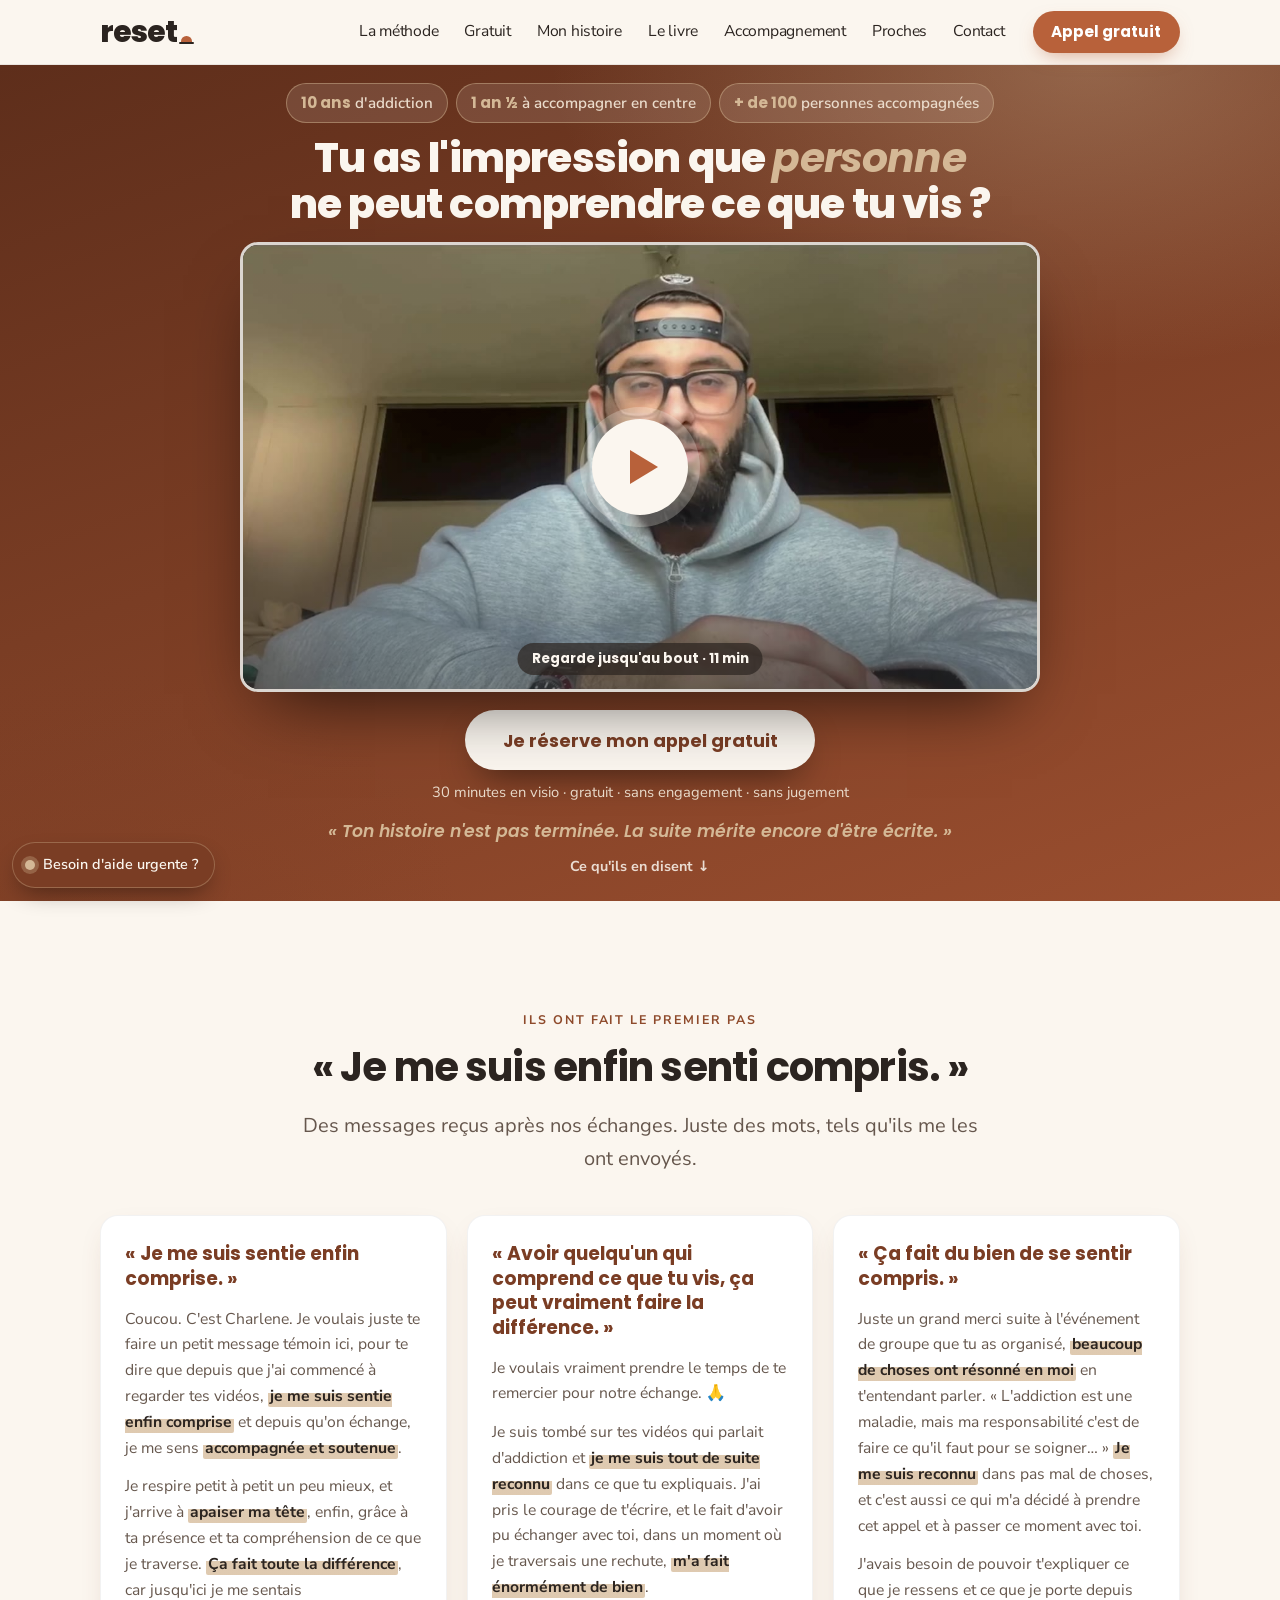
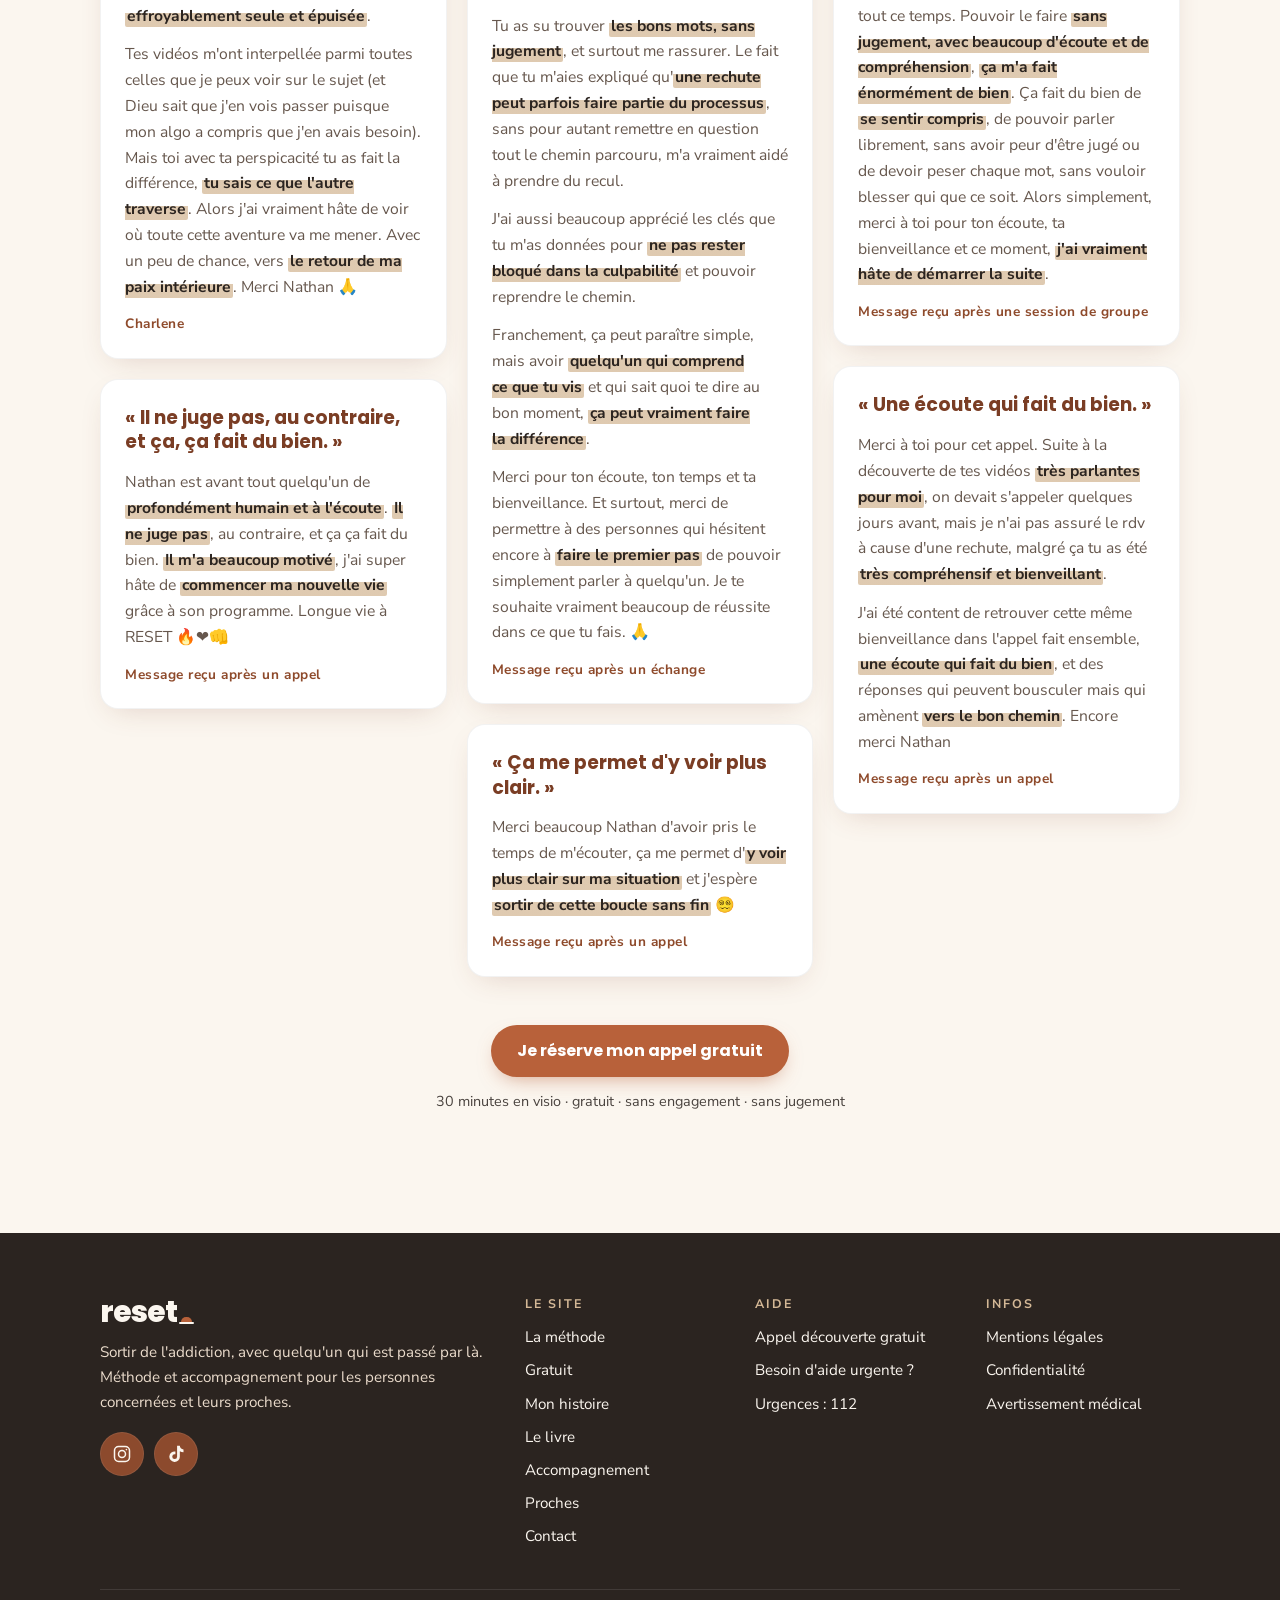
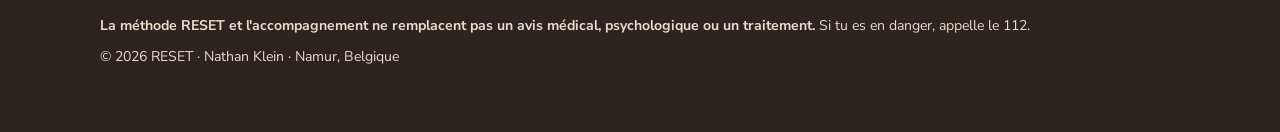
<file: index.html>
<!doctype html>
<html lang="fr">
<head>
  <meta charset="utf-8">
  <meta name="viewport" content="width=device-width, initial-scale=1">
  <title>RESET | Sortir de l'addiction avec quelqu'un qui est passé par là</title>
  <meta name="description" content="RESET, une méthode concrète et humaine en 5 étapes pour sortir de l'addiction ou reprendre le contrôle. Accompagnement individuel en Belgique et en visio. Appel découverte gratuit.">
  <link rel="canonical" href="https://resetlibre.be/">
  <link rel="alternate" hreflang="fr" href="https://resetlibre.be/">
  <!-- Version anglaise plus tard : <link rel="alternate" hreflang="en" href="https://resetlibre.be/en/"> -->
  <meta property="og:type" content="website">
  <meta property="og:locale" content="fr_BE">
  <meta property="og:site_name" content="RESET">
  <meta property="og:title" content="RESET | Sortir de l'addiction avec quelqu'un qui est passé par là">
  <meta property="og:description" content="RESET, une méthode concrète et humaine en 5 étapes pour sortir de l'addiction ou reprendre le contrôle. Accompagnement individuel en Belgique et en visio. Appel découverte gratuit.">
  <meta property="og:url" content="https://resetlibre.be/">
  <meta property="og:image" content="https://resetlibre.be/assets/img/og-image.jpg">
  <meta name="twitter:card" content="summary_large_image">
  <meta name="theme-color" content="#7A3D24">
  <link rel="icon" href="/assets/img/favicon.svg" type="image/svg+xml">
  <link rel="preload" href="/assets/fonts/poppins-800.woff2" as="font" type="font/woff2" crossorigin>
  <link rel="preload" href="/assets/img/vsl-poster.jpg" as="image">
  <link rel="stylesheet" href="/assets/css/style.css">
  <link rel="stylesheet" href="/assets/css/vsl.css">
  <script type="application/ld+json">{"@context": "https://schema.org", "@type": "ProfessionalService", "name": "RESET", "description": "Méthode et accompagnement pour sortir de l'addiction, pour les personnes concernées et leurs proches.", "url": "https://resetlibre.be/", "image": "https://resetlibre.be/assets/img/og-image.jpg", "areaServed": "BE", "founder": {"@type": "Person", "name": "Nathan"}, "sameAs": ["https://www.instagram.com/reset.libre/", "https://www.tiktok.com/@reset.libre"]}</script>
</head>
<body>
<a class="skip-link" href="#contenu">Aller au contenu</a>
<header class="site-header">
  <div class="container header-inner">
    <a class="logo" href="/" aria-label="RESET, retour à l'accueil"><span class="logo-word">reset</span><span class="logo-sun" aria-hidden="true"></span></a>
    <button class="nav-toggle" type="button" aria-expanded="false" aria-controls="menu"><span class="nav-toggle-bar"></span><span class="sr-only">Ouvrir le menu</span></button>
    <nav id="menu" class="site-nav" aria-label="Menu principal">
      <ul>
        <li><a href="/methode/">La méthode</a></li>
        <li><a href="/gratuit/">Gratuit</a></li>
        <li><a href="/mon-histoire/">Mon histoire</a></li>
        <li><a href="/livre/">Le livre</a></li>
        <li><a href="/accompagnement/">Accompagnement</a></li>
        <li><a href="/proches/">Proches</a></li>
        <li><a href="/contact/">Contact</a></li>
      </ul>
      <a class="btn btn-primary btn-sm" href="https://tally.so/r/44M0qY" target="_blank" rel="noopener">Appel gratuit</a>
    </nav>
  </div>
</header>

<main id="contenu" class="vsl">
  <section class="vsl-hero">
    <div class="vsl-inner">
      <ul class="vsl-proof" aria-label="Mon parcours">
        <li><b>10 ans</b> d'addiction</li>
        <li><b>1 an ½</b> à accompagner<span class="vsl-long"> en centre</span></li>
        <li><b>+ de 100</b> personnes<span class="vsl-long"> accompagnées</span></li>
      </ul>
      <h1 class="vsl-title">Tu as l'impression que <em>personne</em> ne peut comprendre ce que tu vis&nbsp;?</h1>
      <div class="vsl-video" data-src="/assets/video/vsl-v3/master.m3u8">
        <button class="vsl-poster" type="button" aria-label="Lancer la vidéo">
          <img src="/assets/img/vsl-poster.jpg" alt="Nathan face caméra, au début de la vidéo" width="1280" height="720">
          <span class="vsl-play" aria-hidden="true"></span>
          <span class="vsl-badge">Regarde jusqu'au bout · 11 min</span>
        </button>
      </div>
      <div class="vsl-cta">
        <a class="btn btn-primary vsl-btn" href="https://tally.so/r/44M0qY" target="_blank" rel="noopener">Je réserve mon appel gratuit</a>
        <p class="vsl-note">30 minutes en visio · gratuit · sans engagement · sans jugement</p>
        <p class="vsl-punch">« Ton histoire n'est pas terminée. La suite mérite encore d'être écrite. »</p>
      </div>
      <a class="vsl-more" href="#temoignages">Ce qu'ils en disent <span aria-hidden="true">↓</span></a>
    </div>
  </section>
  <section class="section tmos" id="temoignages">
    <div class="container">
      <div class="section-head center">
        <span class="eyebrow">Ils ont fait le premier pas</span>
        <h2>« Je me suis enfin senti compris. »</h2>
        <p class="lead">Des messages reçus après nos échanges. Juste des mots, tels qu'ils me les ont envoyés.</p>
      </div>
      <div class="tmo-grid">
        <div class="tmo-col">
        <figure class="tmo">
        <blockquote><p class="tmo-pull">« Je me suis sentie enfin comprise. »</p><p>Coucou. C'est Charlene. Je voulais juste te faire un petit message témoin ici, pour te dire que depuis que j'ai commencé à regarder tes vidéos, <mark>je me suis sentie enfin comprise</mark> et depuis qu'on échange, je me sens <mark>accompagnée et soutenue</mark>.</p><p>Je respire petit à petit un peu mieux, et j'arrive à <mark>apaiser ma tête</mark>, enfin, grâce à ta présence et ta compréhension de ce que je traverse. <mark>Ça fait toute la différence</mark>, car jusqu'ici je me sentais <mark>effroyablement seule et épuisée</mark>.</p><p>Tes vidéos m'ont interpellée parmi toutes celles que je peux voir sur le sujet (et Dieu sait que j'en vois passer puisque mon algo a compris que j'en avais besoin). Mais toi avec ta perspicacité tu as fait la différence, <mark>tu sais ce que l'autre traverse</mark>. Alors j'ai vraiment hâte de voir où toute cette aventure va me mener. Avec un peu de chance, vers <mark>le retour de ma paix intérieure</mark>. Merci Nathan 🙏</p></blockquote>
        <figcaption>Charlene</figcaption>
      </figure>
        <figure class="tmo">
        <blockquote><p class="tmo-pull">« Il ne juge pas, au contraire, et ça, ça fait du bien. »</p><p>Nathan est avant tout quelqu'un de <mark>profondément humain et à l'écoute</mark>. <mark>Il ne juge pas</mark>, au contraire, et ça ça fait du bien. <mark>Il m'a beaucoup motivé</mark>, j'ai super hâte de <mark>commencer ma nouvelle vie</mark> grâce à son programme. Longue vie à RESET 🔥❤️👊</p></blockquote>
        <figcaption>Message reçu après un appel</figcaption>
      </figure>
        </div>
        <div class="tmo-col">
        <figure class="tmo">
        <blockquote><p class="tmo-pull">« Avoir quelqu'un qui comprend ce que tu vis, ça peut vraiment faire la différence. »</p><p>Je voulais vraiment prendre le temps de te remercier pour notre échange. 🙏</p><p>Je suis tombé sur tes vidéos qui parlait d'addiction et <mark>je me suis tout de suite reconnu</mark> dans ce que tu expliquais. J'ai pris le courage de t'écrire, et le fait d'avoir pu échanger avec toi, dans un moment où je traversais une rechute, <mark>m'a fait énormément de bien</mark>.</p><p>Tu as su trouver <mark>les bons mots, sans jugement</mark>, et surtout me rassurer. Le fait que tu m'aies expliqué qu'<mark>une rechute peut parfois faire partie du processus</mark>, sans pour autant remettre en question tout le chemin parcouru, m'a vraiment aidé à prendre du recul.</p><p>J'ai aussi beaucoup apprécié les clés que tu m'as données pour <mark>ne pas rester bloqué dans la culpabilité</mark> et pouvoir reprendre le chemin.</p><p>Franchement, ça peut paraître simple, mais avoir <mark>quelqu'un qui comprend ce que tu vis</mark> et qui sait quoi te dire au bon moment, <mark>ça peut vraiment faire la différence</mark>.</p><p>Merci pour ton écoute, ton temps et ta bienveillance. Et surtout, merci de permettre à des personnes qui hésitent encore à <mark>faire le premier pas</mark> de pouvoir simplement parler à quelqu'un. Je te souhaite vraiment beaucoup de réussite dans ce que tu fais. 🙏</p></blockquote>
        <figcaption>Message reçu après un échange</figcaption>
      </figure>
        <figure class="tmo">
        <blockquote><p class="tmo-pull">« Ça me permet d'y voir plus clair. »</p><p>Merci beaucoup Nathan d'avoir pris le temps de m'écouter, ça me permet d'<mark>y voir plus clair sur ma situation</mark> et j'espère <mark>sortir de cette boucle sans fin</mark> 😵‍💫</p></blockquote>
        <figcaption>Message reçu après un appel</figcaption>
      </figure>
        </div>
        <div class="tmo-col">
        <figure class="tmo">
        <blockquote><p class="tmo-pull">« Ça fait du bien de se sentir compris. »</p><p>Juste un grand merci suite à l'événement de groupe que tu as organisé, <mark>beaucoup de choses ont résonné en moi</mark> en t'entendant parler. « L'addiction est une maladie, mais ma responsabilité c'est de faire ce qu'il faut pour se soigner… » <mark>Je me suis reconnu</mark> dans pas mal de choses, et c'est aussi ce qui m'a décidé à prendre cet appel et à passer ce moment avec toi.</p><p>J'avais besoin de pouvoir t'expliquer ce que je ressens et ce que je porte depuis tout ce temps. Pouvoir le faire <mark>sans jugement, avec beaucoup d'écoute et de compréhension</mark>, <mark>ça m'a fait énormément de bien</mark>. Ça fait du bien de <mark>se sentir compris</mark>, de pouvoir parler librement, sans avoir peur d'être jugé ou de devoir peser chaque mot, sans vouloir blesser qui que ce soit. Alors simplement, merci à toi pour ton écoute, ta bienveillance et ce moment, <mark>j'ai vraiment hâte de démarrer la suite</mark>.</p></blockquote>
        <figcaption>Message reçu après une session de groupe</figcaption>
      </figure>
        <figure class="tmo">
        <blockquote><p class="tmo-pull">« Une écoute qui fait du bien. »</p><p>Merci à toi pour cet appel. Suite à la découverte de tes vidéos <mark>très parlantes pour moi</mark>, on devait s'appeler quelques jours avant, mais je n'ai pas assuré le rdv à cause d'une rechute, malgré ça tu as été <mark>très compréhensif et bienveillant</mark>.</p><p>J'ai été content de retrouver cette même bienveillance dans l'appel fait ensemble, <mark>une écoute qui fait du bien</mark>, et des réponses qui peuvent bousculer mais qui amènent <mark>vers le bon chemin</mark>. Encore merci Nathan</p></blockquote>
        <figcaption>Message reçu après un appel</figcaption>
      </figure>
        </div>
      </div>
      <div class="center tmo-cta">
        <a class="btn btn-primary" href="https://tally.so/r/44M0qY" target="_blank" rel="noopener">Je réserve mon appel gratuit</a>
        <p class="btn-note">30 minutes en visio · gratuit · sans engagement · sans jugement</p>
      </div>
    </div>
  </section>
</main>
<footer class="site-footer">
  <div class="container">
    <div class="footer-grid">
      <div class="footer-brand">
        <a class="logo" href="/" aria-label="RESET, retour à l'accueil"><span class="logo-word">reset</span><span class="logo-sun" aria-hidden="true"></span></a>
        <p>Sortir de l'addiction, avec quelqu'un qui est passé par là. Méthode et accompagnement pour les personnes concernées et leurs proches.</p>
        <div class="socials">
          <a href="https://www.instagram.com/reset.libre/" target="_blank" rel="noopener" aria-label="RESET sur Instagram"><svg viewBox="0 0 24 24" aria-hidden="true" style="fill:none;stroke:currentColor;stroke-width:1.8"><rect x="3" y="3" width="18" height="18" rx="5"/><circle cx="12" cy="12" r="4.2"/><circle cx="17.3" cy="6.7" r="1" style="fill:currentColor;stroke:none"/></svg></a>
          <a href="https://www.tiktok.com/@reset.libre" target="_blank" rel="noopener" aria-label="RESET sur TikTok"><svg viewBox="0 0 24 24" aria-hidden="true" style="fill:currentColor"><path d="M16.6 2h-3.3v13.2a2.9 2.9 0 1 1-2.9-2.9c.3 0 .6 0 .9.1V9a6.3 6.3 0 1 0 5.3 6.2V8.6a8 8 0 0 0 4.4 1.3V6.6a4.4 4.4 0 0 1-4.4-4.6z"/></svg></a>
        </div>
      </div>
      <div>
        <h2>Le site</h2>
        <ul>
          <li><a href="/methode/">La méthode</a></li>
        <li><a href="/gratuit/">Gratuit</a></li>
          <li><a href="/mon-histoire/">Mon histoire</a></li>
        <li><a href="/livre/">Le livre</a></li>
          <li><a href="/accompagnement/">Accompagnement</a></li>
          <li><a href="/proches/">Proches</a></li>
          <li><a href="/contact/">Contact</a></li>
        </ul>
      </div>
      <div>
        <h2>Aide</h2>
        <ul>
          <li><a href="https://tally.so/r/44M0qY" target="_blank" rel="noopener">Appel découverte gratuit</a></li>
          <li><a href="/aide-urgente/">Besoin d'aide urgente ?</a></li>
          <li><a href="tel:112">Urgences : 112</a></li>
        </ul>
      </div>
      <div>
        <h2>Infos</h2>
        <ul>
          <li><a href="/mentions-legales/">Mentions légales</a></li>
          <li><a href="/confidentialite/">Confidentialité</a></li>
          <li><a href="/mentions-legales/#avertissement">Avertissement médical</a></li>
        </ul>
      </div>
    </div>
    <div class="footer-disclaimer">
      <p><strong>La méthode RESET et l'accompagnement ne remplacent pas un avis médical, psychologique ou un traitement.</strong> Si tu es en danger, appelle le 112.</p>
      <p>© 2026 RESET · Nathan Klein · Namur, Belgique</p>
    </div>
  </div>
</footer>
<a class="urgent-pill" href="/aide-urgente/" data-urgent><span class="dot" aria-hidden="true"></span>Besoin d'aide urgente ?</a>
<script src="/assets/js/main.js" defer></script>
<script src="/assets/js/vsl.js" defer></script>
</body>
</html>
</file>
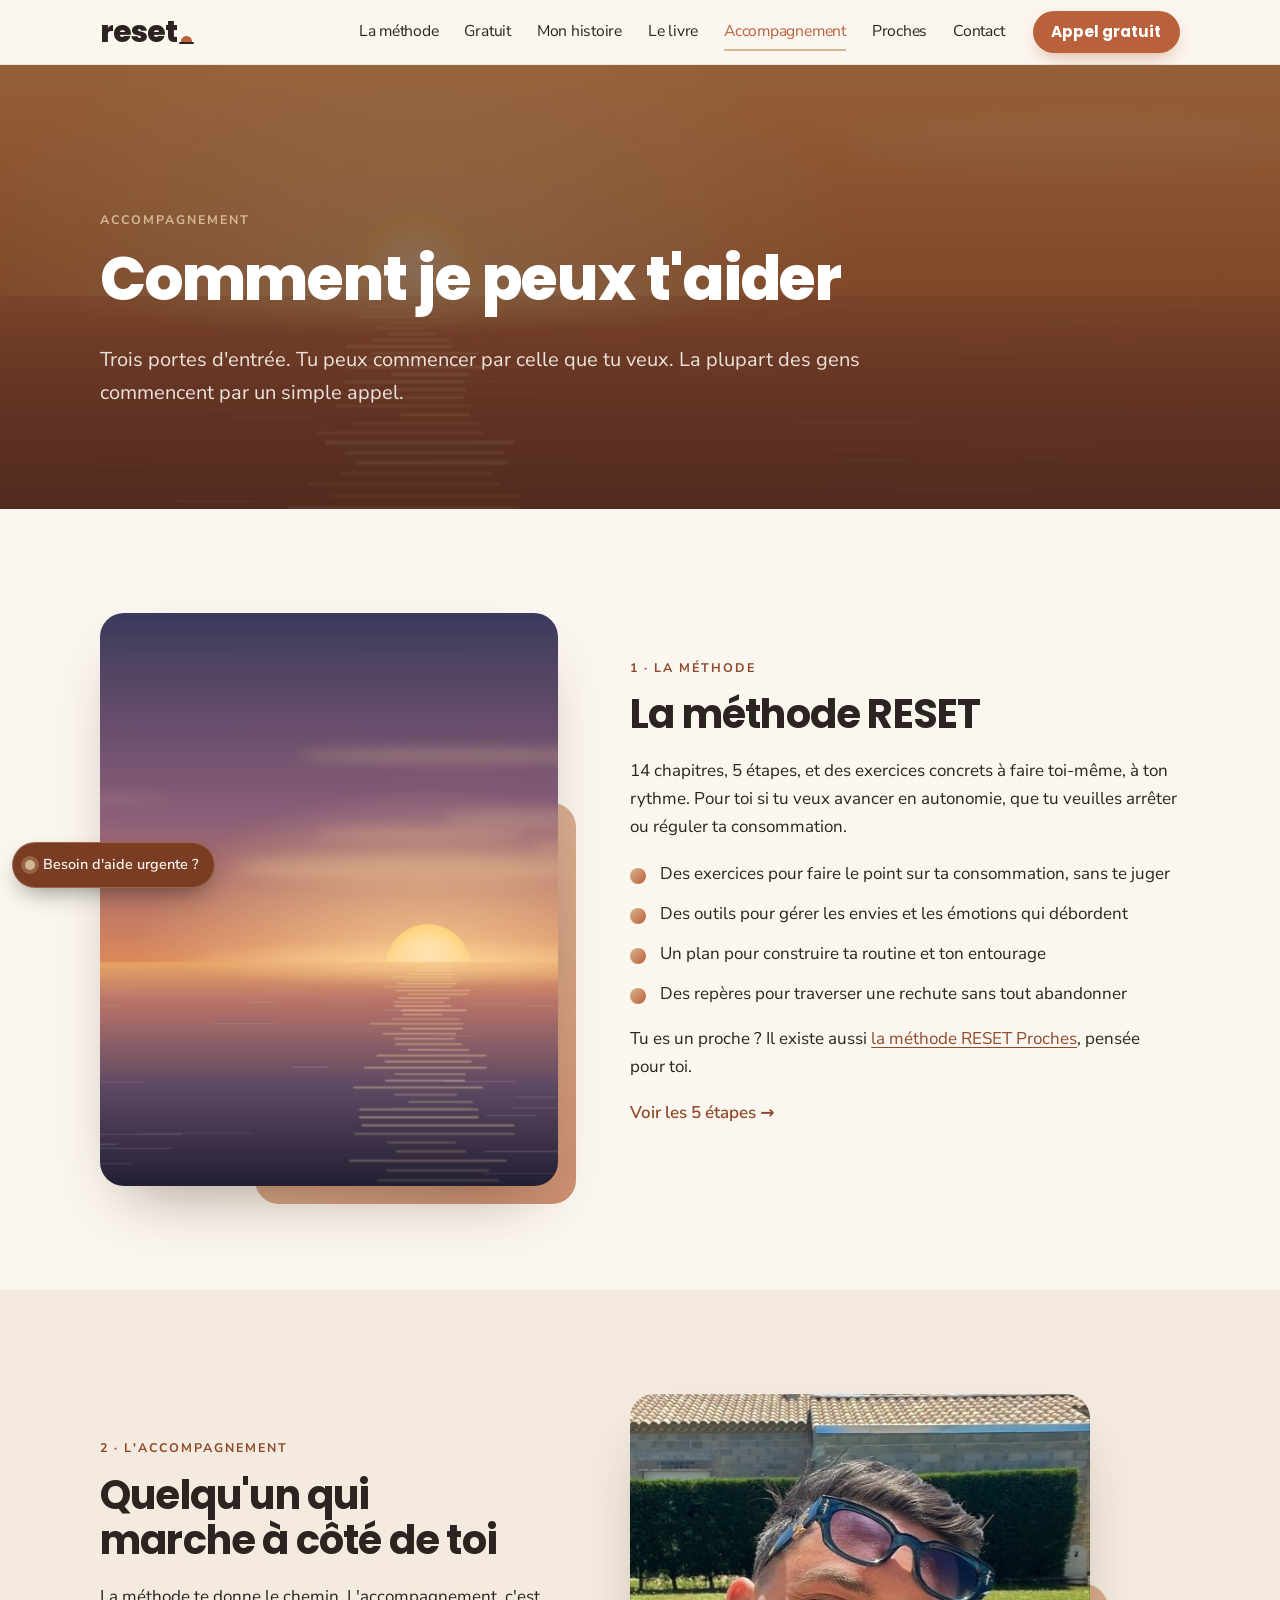
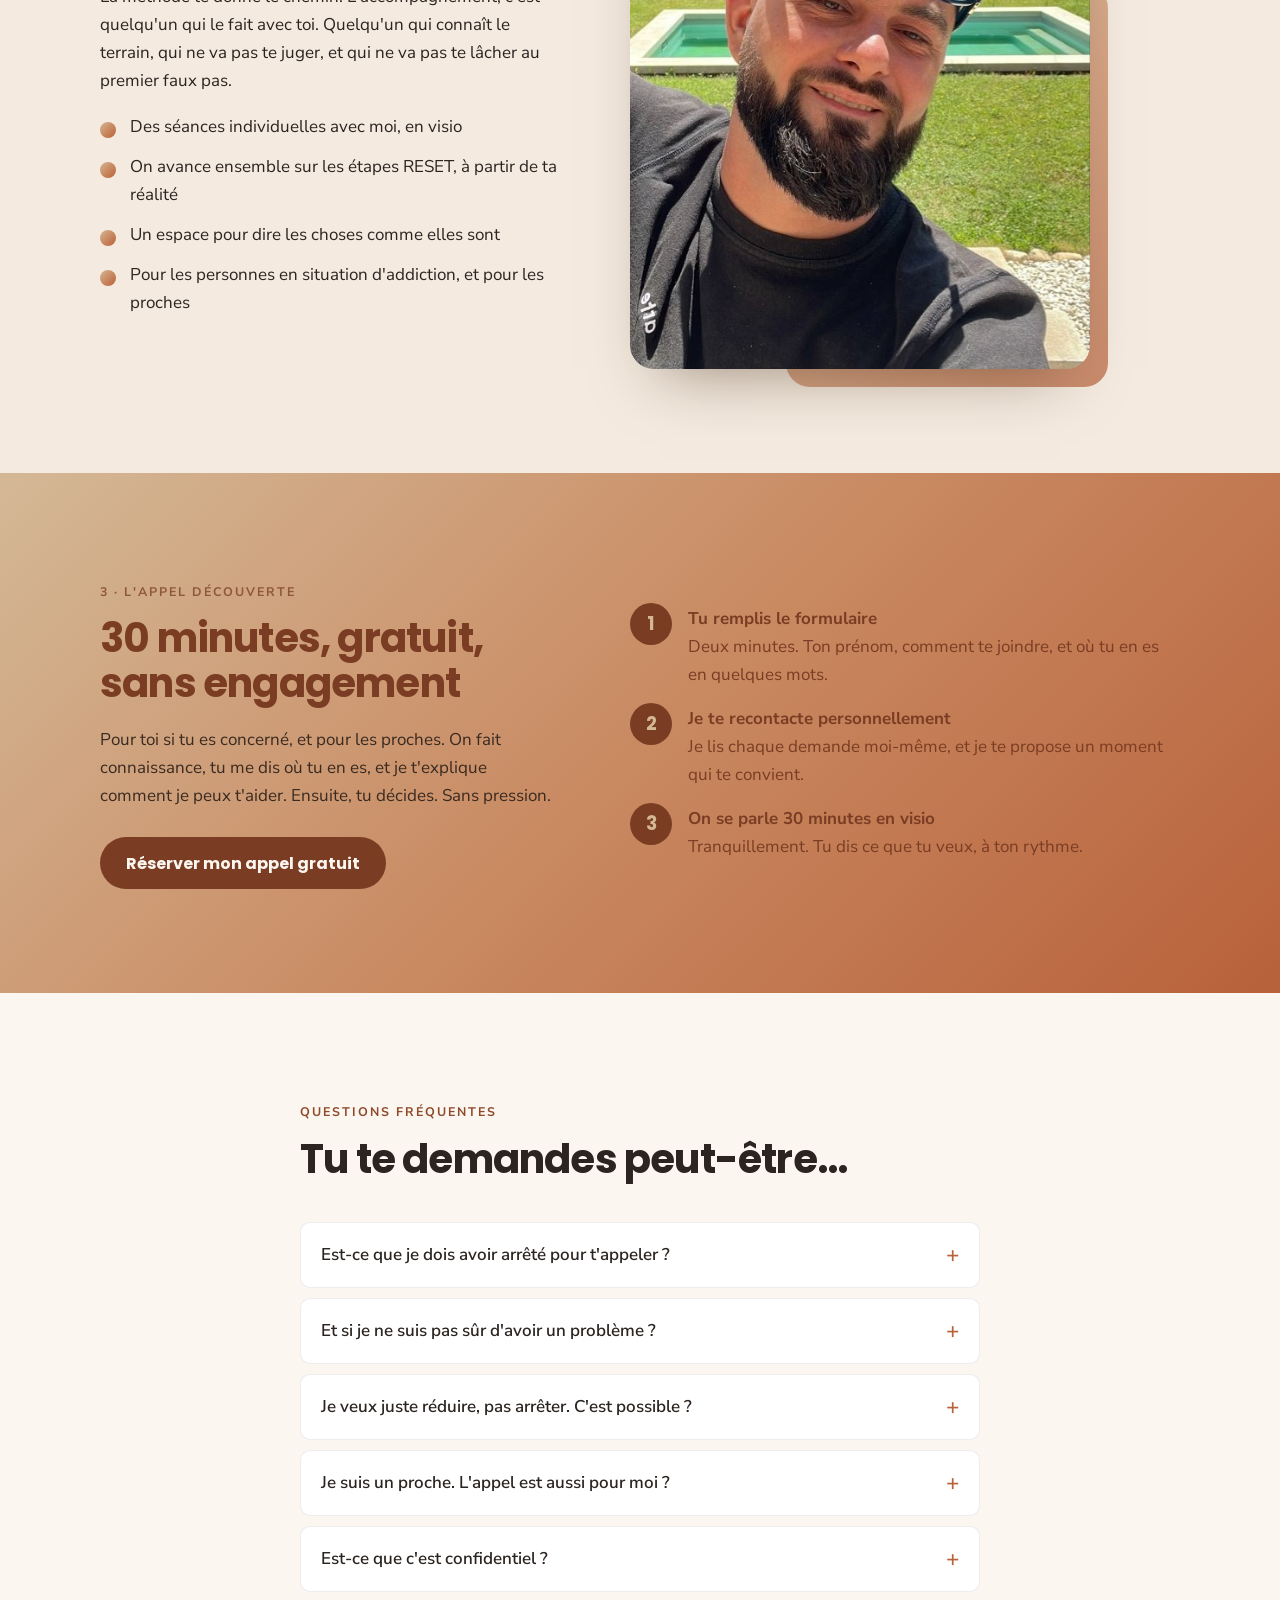
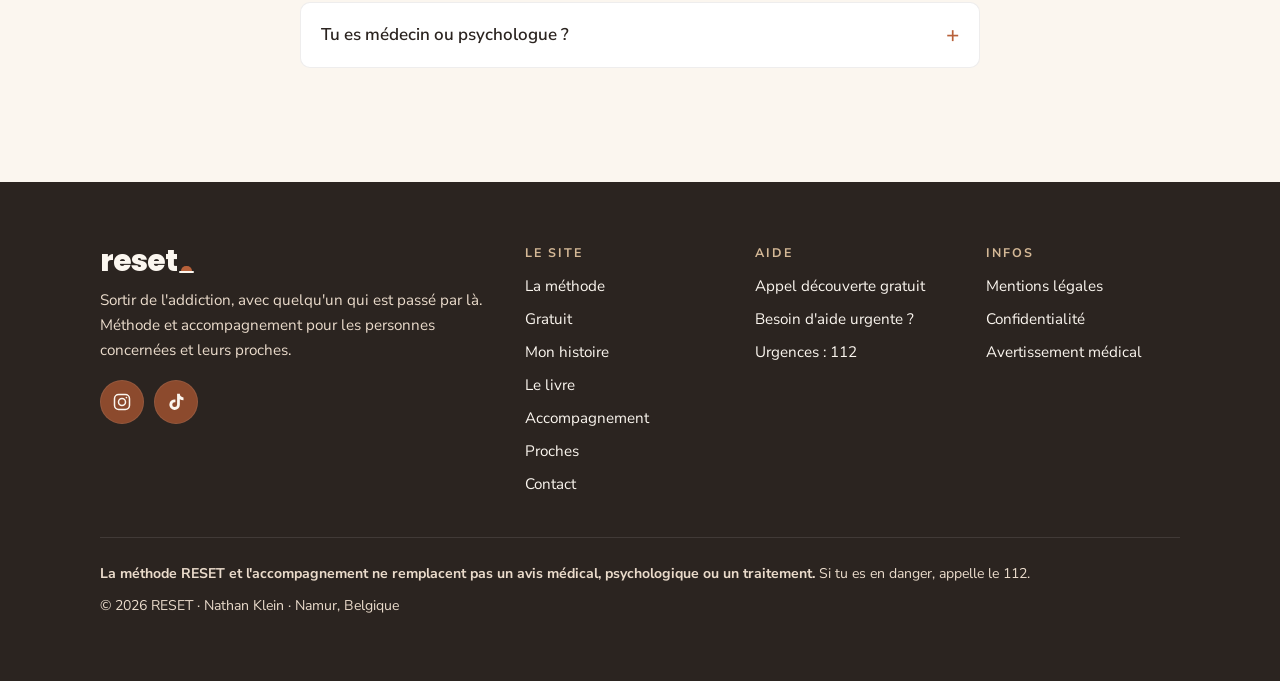
<file: accompagnement/index.html>
<!doctype html>
<html lang="fr">
<head>
  <meta charset="utf-8">
  <meta name="viewport" content="width=device-width, initial-scale=1">
  <title>Accompagnement individuel pour sortir de l'addiction | RESET</title>
  <meta name="description" content="La méthode RESET, un accompagnement individuel en visio et un appel découverte gratuit de 30 minutes. Pour les personnes en situation d'addiction et pour leurs proches, en Belgique et ailleurs.">
  <link rel="canonical" href="https://resetlibre.be/accompagnement/">
  <link rel="alternate" hreflang="fr" href="https://resetlibre.be/accompagnement/">
  <!-- Version anglaise plus tard : <link rel="alternate" hreflang="en" href="https://resetlibre.be/en/accompagnement/"> -->
  <meta property="og:type" content="website">
  <meta property="og:locale" content="fr_BE">
  <meta property="og:site_name" content="RESET">
  <meta property="og:title" content="Accompagnement individuel pour sortir de l'addiction | RESET">
  <meta property="og:description" content="La méthode RESET, un accompagnement individuel en visio et un appel découverte gratuit de 30 minutes. Pour les personnes en situation d'addiction et pour leurs proches, en Belgique et ailleurs.">
  <meta property="og:url" content="https://resetlibre.be/accompagnement/">
  <meta property="og:image" content="https://resetlibre.be/assets/img/og-image.jpg">
  <meta name="twitter:card" content="summary_large_image">
  <meta name="theme-color" content="#7A3D24">
  <link rel="icon" href="/assets/img/favicon.svg" type="image/svg+xml">
  <link rel="preload" href="/assets/fonts/poppins-800.woff2" as="font" type="font/woff2" crossorigin>
  <link rel="stylesheet" href="/assets/css/style.css">
</head>
<body>
<a class="skip-link" href="#contenu">Aller au contenu</a>
<header class="site-header">
  <div class="container header-inner">
    <a class="logo" href="/" aria-label="RESET, retour à l'accueil"><span class="logo-word">reset</span><span class="logo-sun" aria-hidden="true"></span></a>
    <button class="nav-toggle" type="button" aria-expanded="false" aria-controls="menu"><span class="nav-toggle-bar"></span><span class="sr-only">Ouvrir le menu</span></button>
    <nav id="menu" class="site-nav" aria-label="Menu principal">
      <ul>
        <li><a href="/methode/">La méthode</a></li>
        <li><a href="/gratuit/">Gratuit</a></li>
        <li><a href="/mon-histoire/">Mon histoire</a></li>
        <li><a href="/livre/">Le livre</a></li>
        <li><a href="/accompagnement/">Accompagnement</a></li>
        <li><a href="/proches/">Proches</a></li>
        <li><a href="/contact/">Contact</a></li>
      </ul>
      <a class="btn btn-primary btn-sm" href="https://tally.so/r/44M0qY" target="_blank" rel="noopener">Appel gratuit</a>
    </nav>
  </div>
</header>
<main id="contenu">
<section class="page-hero">
  <div class="container">
    <span class="eyebrow">Accompagnement</span>
    <h1>Comment je peux t'aider</h1>
    <p class="lead">Trois portes d'entrée. Tu peux commencer par celle que tu veux. La plupart des gens commencent par un simple appel.</p>
  </div>
</section>

<section class="section" id="methode">
  <div class="container split">
    <div class="split-media split-media--sun">
      <img src="/assets/img/lever-soleil-ocean.jpg" alt="Lever de soleil sur l'océan" width="1920" height="1280" loading="lazy">
    </div>
    <div>
      <span class="eyebrow">1 · La méthode</span>
      <h2>La méthode RESET</h2>
      <p>14 chapitres, 5 étapes, et des exercices concrets à faire toi-même, à ton rythme. Pour toi si tu veux avancer en autonomie, que tu veuilles arrêter ou réguler ta consommation.</p>
      <ul class="check-list">
        <li>Des exercices pour faire le point sur ta consommation, sans te juger</li>
        <li>Des outils pour gérer les envies et les émotions qui débordent</li>
        <li>Un plan pour construire ta routine et ton entourage</li>
        <li>Des repères pour traverser une rechute sans tout abandonner</li>
      </ul>
      <p style="margin-top:1em">Tu es un proche ? Il existe aussi <a href="/proches/#methode-proches">la méthode RESET Proches</a>, pensée pour toi.</p>
      <p style="margin-top:1em"><a class="link-arrow" href="/methode/">Voir les 5 étapes</a></p>
    </div>
  </div>
</section>

<section class="section section--sand" id="accompagnement">
  <div class="container split split--reverse">
    <div class="split-media split-media--sun">
      <img src="/assets/img/photos/nathan-accompagnement.jpg" alt="Portrait de Nathan, qui accompagne les personnes en situation d&#39;addiction et leurs proches" width="532" height="665" loading="lazy">
    </div>
    <div>
      <span class="eyebrow">2 · L'accompagnement</span>
      <h2>Quelqu'un qui marche à côté de toi</h2>
      <p>La méthode te donne le chemin. L'accompagnement, c'est quelqu'un qui le fait avec toi. Quelqu'un qui connaît le terrain, qui ne va pas te juger, et qui ne va pas te lâcher au premier faux pas.</p>
      <ul class="check-list">
        <li>Des séances individuelles avec moi, en visio</li>
        <li>On avance ensemble sur les étapes RESET, à partir de ta réalité</li>
        <li>Un espace pour dire les choses comme elles sont</li>
        <li>Pour les personnes en situation d'addiction, et pour les proches</li>
      </ul>
    </div>
  </div>
</section>

<section class="section section--sun" id="appel">
  <div class="container split">
    <div>
      <span class="eyebrow">3 · L'appel découverte</span>
      <h2>30 minutes, gratuit, sans engagement</h2>
      <p>Pour toi si tu es concerné, et pour les proches. On fait connaissance, tu me dis où tu en es, et je t'explique comment je peux t'aider. Ensuite, tu décides. Sans pression.</p>
      <div class="btn-row"><a class="btn btn-dark" href="https://tally.so/r/44M0qY" target="_blank" rel="noopener">Réserver mon appel gratuit</a></div>
    </div>
    <ol class="numbered">
      <li><strong>Tu remplis le formulaire</strong>Deux minutes. Ton prénom, comment te joindre, et où tu en es en quelques mots.</li>
      <li><strong>Je te recontacte personnellement</strong>Je lis chaque demande moi-même, et je te propose un moment qui te convient.</li>
      <li><strong>On se parle 30 minutes en visio</strong>Tranquillement. Tu dis ce que tu veux, à ton rythme.</li>
    </ol>
  </div>
</section>

<section class="section">
  <div class="container narrow">
    <div class="section-head">
      <span class="eyebrow">Questions fréquentes</span>
      <h2>Tu te demandes peut-être…</h2>
    </div>
    <div class="faq">
      <details><summary>Est-ce que je dois avoir arrêté pour t'appeler ?</summary><p>Non. Tu peux m'appeler en pleine consommation, au milieu d'une période difficile, ou juste pour poser des questions. On part de là où tu es.</p></details>
      <details><summary>Et si je ne suis pas sûr d'avoir un problème ?</summary><p>C'est justement un bon moment pour en parler. L'appel sert aussi à ça : y voir plus clair, sans étiquette et sans jugement.</p></details>
      <details><summary>Je veux juste réduire, pas arrêter. C'est possible ?</summary><p>On peut en parler. Le but, c'est que tu reprennes le contrôle. Ensemble, on regarde honnêtement ce qui est réaliste pour toi.</p></details>
      <details><summary>Je suis un proche. L'appel est aussi pour moi ?</summary><p>Oui. Tu peux réserver un appel pour toi, même si la personne concernée ne sait pas que tu le fais, ou n'est pas prête.</p></details>
      <details><summary>Est-ce que c'est confidentiel ?</summary><p>Oui. Ce que tu me dis reste entre nous. Tes données sont traitées comme expliqué dans la <a href="/confidentialite/">politique de confidentialité</a>.</p></details>
      <details><summary>Tu es médecin ou psychologue ?</summary><p>Non. J'accompagne à partir de mon vécu et de deux ans de travail en centre de réhabilitation. Mon accompagnement ne remplace pas un suivi médical ou psychologique, mais il peut très bien le compléter.</p></details>
    </div>
  </div>
</section>
</main>
<footer class="site-footer">
  <div class="container">
    <div class="footer-grid">
      <div class="footer-brand">
        <a class="logo" href="/" aria-label="RESET, retour à l'accueil"><span class="logo-word">reset</span><span class="logo-sun" aria-hidden="true"></span></a>
        <p>Sortir de l'addiction, avec quelqu'un qui est passé par là. Méthode et accompagnement pour les personnes concernées et leurs proches.</p>
        <div class="socials">
          <a href="https://www.instagram.com/reset.libre/" target="_blank" rel="noopener" aria-label="RESET sur Instagram"><svg viewBox="0 0 24 24" aria-hidden="true" style="fill:none;stroke:currentColor;stroke-width:1.8"><rect x="3" y="3" width="18" height="18" rx="5"/><circle cx="12" cy="12" r="4.2"/><circle cx="17.3" cy="6.7" r="1" style="fill:currentColor;stroke:none"/></svg></a>
          <a href="https://www.tiktok.com/@reset.libre" target="_blank" rel="noopener" aria-label="RESET sur TikTok"><svg viewBox="0 0 24 24" aria-hidden="true" style="fill:currentColor"><path d="M16.6 2h-3.3v13.2a2.9 2.9 0 1 1-2.9-2.9c.3 0 .6 0 .9.1V9a6.3 6.3 0 1 0 5.3 6.2V8.6a8 8 0 0 0 4.4 1.3V6.6a4.4 4.4 0 0 1-4.4-4.6z"/></svg></a>
        </div>
      </div>
      <div>
        <h2>Le site</h2>
        <ul>
          <li><a href="/methode/">La méthode</a></li>
        <li><a href="/gratuit/">Gratuit</a></li>
          <li><a href="/mon-histoire/">Mon histoire</a></li>
        <li><a href="/livre/">Le livre</a></li>
          <li><a href="/accompagnement/">Accompagnement</a></li>
          <li><a href="/proches/">Proches</a></li>
          <li><a href="/contact/">Contact</a></li>
        </ul>
      </div>
      <div>
        <h2>Aide</h2>
        <ul>
          <li><a href="https://tally.so/r/44M0qY" target="_blank" rel="noopener">Appel découverte gratuit</a></li>
          <li><a href="/aide-urgente/">Besoin d'aide urgente ?</a></li>
          <li><a href="tel:112">Urgences : 112</a></li>
        </ul>
      </div>
      <div>
        <h2>Infos</h2>
        <ul>
          <li><a href="/mentions-legales/">Mentions légales</a></li>
          <li><a href="/confidentialite/">Confidentialité</a></li>
          <li><a href="/mentions-legales/#avertissement">Avertissement médical</a></li>
        </ul>
      </div>
    </div>
    <div class="footer-disclaimer">
      <p><strong>La méthode RESET et l'accompagnement ne remplacent pas un avis médical, psychologique ou un traitement.</strong> Si tu es en danger, appelle le 112.</p>
      <p>© 2026 RESET · Nathan Klein · Namur, Belgique</p>
    </div>
  </div>
</footer>
<a class="urgent-pill" href="/aide-urgente/" data-urgent><span class="dot" aria-hidden="true"></span>Besoin d'aide urgente ?</a>
<script src="/assets/js/main.js" defer></script>
</body>
</html>
</file>
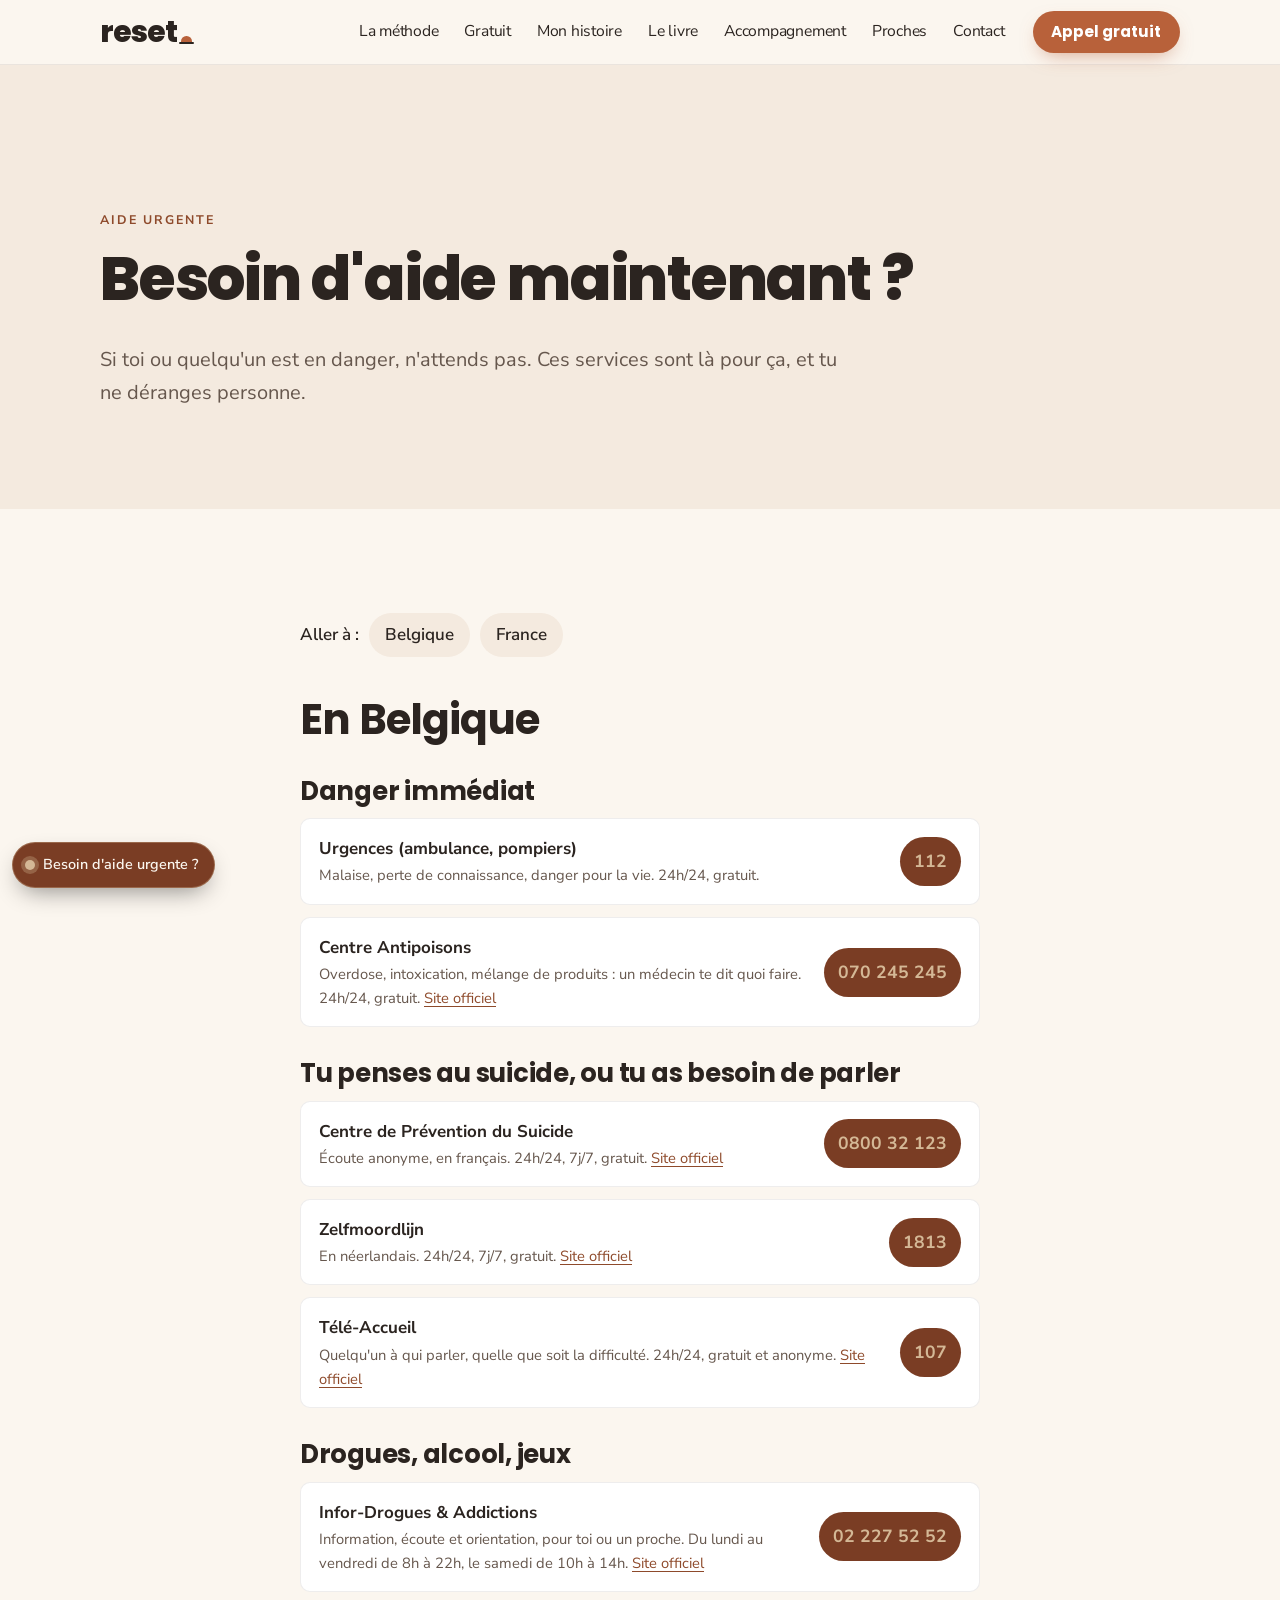
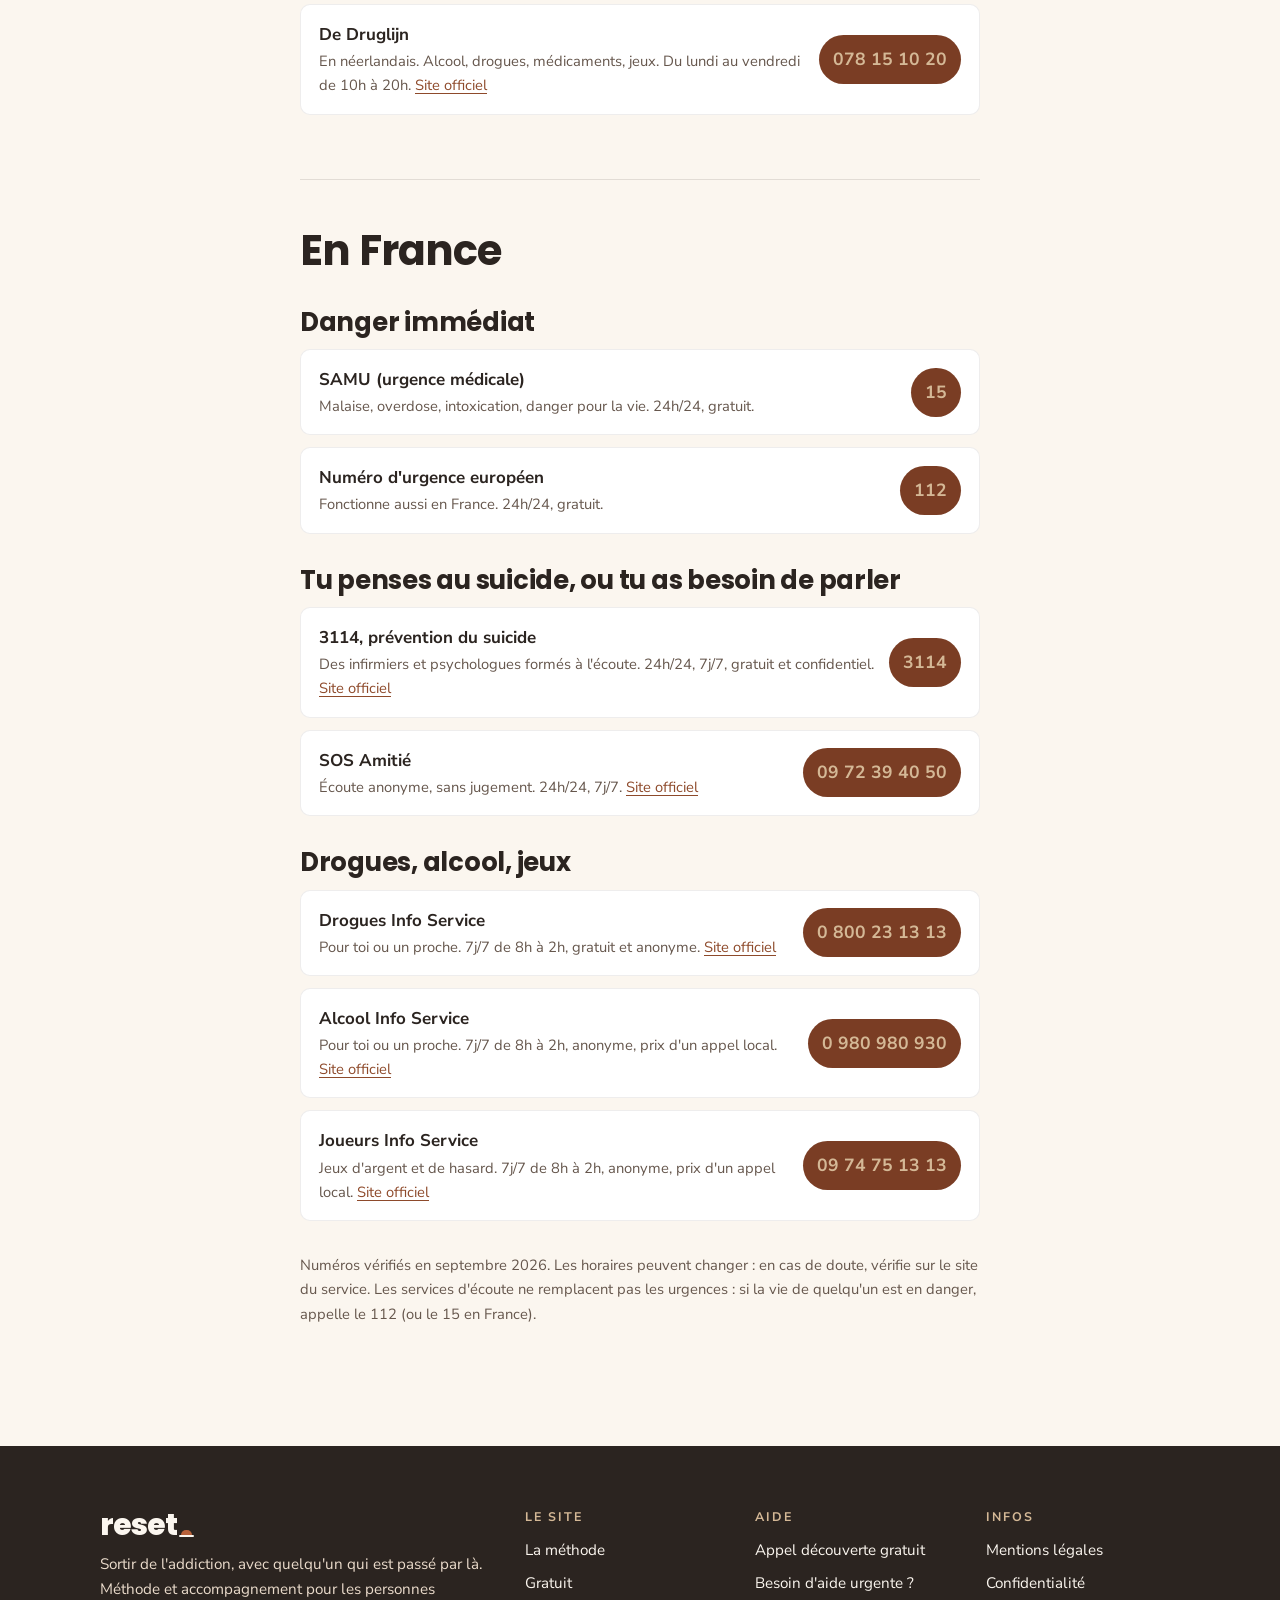
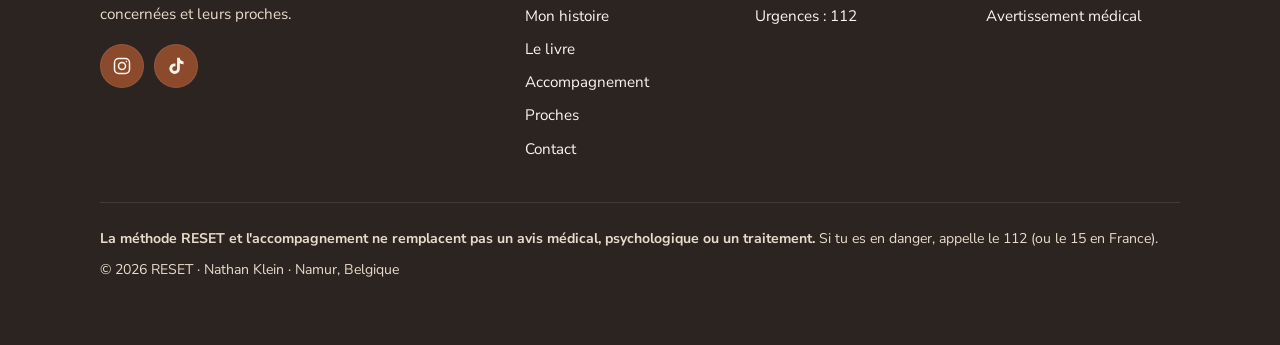
<file: aide-urgente/index.html>
<!doctype html>
<html lang="fr">
<head>
  <meta charset="utf-8">
  <meta name="viewport" content="width=device-width, initial-scale=1">
  <title>Besoin d'aide urgente ? Numéros d'aide addiction en Belgique et en France | RESET</title>
  <meta name="description" content="Numéros d'aide addiction et urgence en Belgique (112, Infor-Drogues, Centre de Prévention du Suicide…) et en France (15, 3114, Drogues Info Service, Alcool Info Service, Joueurs Info Service).">
  <link rel="canonical" href="https://resetlibre.be/aide-urgente/">
  <link rel="alternate" hreflang="fr" href="https://resetlibre.be/aide-urgente/">
  <!-- Version anglaise plus tard : <link rel="alternate" hreflang="en" href="https://resetlibre.be/en/aide-urgente/"> -->
  <meta property="og:type" content="website">
  <meta property="og:locale" content="fr_BE">
  <meta property="og:site_name" content="RESET">
  <meta property="og:title" content="Besoin d'aide urgente ? Numéros d'aide addiction en Belgique et en France | RESET">
  <meta property="og:description" content="Numéros d'aide addiction et urgence en Belgique (112, Infor-Drogues, Centre de Prévention du Suicide…) et en France (15, 3114, Drogues Info Service, Alcool Info Service, Joueurs Info Service).">
  <meta property="og:url" content="https://resetlibre.be/aide-urgente/">
  <meta property="og:image" content="https://resetlibre.be/assets/img/og-image.jpg">
  <meta name="twitter:card" content="summary_large_image">
  <meta name="theme-color" content="#7A3D24">
  <link rel="icon" href="/assets/img/favicon.svg" type="image/svg+xml">
  <link rel="preload" href="/assets/fonts/poppins-800.woff2" as="font" type="font/woff2" crossorigin>
  <link rel="stylesheet" href="/assets/css/style.css">
</head>
<body>
<a class="skip-link" href="#contenu">Aller au contenu</a>
<header class="site-header">
  <div class="container header-inner">
    <a class="logo" href="/" aria-label="RESET, retour à l'accueil"><span class="logo-word">reset</span><span class="logo-sun" aria-hidden="true"></span></a>
    <button class="nav-toggle" type="button" aria-expanded="false" aria-controls="menu"><span class="nav-toggle-bar"></span><span class="sr-only">Ouvrir le menu</span></button>
    <nav id="menu" class="site-nav" aria-label="Menu principal">
      <ul>
        <li><a href="/methode/">La méthode</a></li>
        <li><a href="/gratuit/">Gratuit</a></li>
        <li><a href="/mon-histoire/">Mon histoire</a></li>
        <li><a href="/livre/">Le livre</a></li>
        <li><a href="/accompagnement/">Accompagnement</a></li>
        <li><a href="/proches/">Proches</a></li>
        <li><a href="/contact/">Contact</a></li>
      </ul>
      <a class="btn btn-primary btn-sm" href="https://tally.so/r/44M0qY" target="_blank" rel="noopener">Appel gratuit</a>
    </nav>
  </div>
</header>
<main id="contenu">
<section class="page-hero page-hero--plain">
  <div class="container">
    <span class="eyebrow">Aide urgente</span>
    <h1>Besoin d'aide maintenant ?</h1>
    <p class="lead">Si toi ou quelqu'un est en danger, n'attends pas. Ces services sont là pour ça, et tu ne déranges personne.</p>
  </div>
</section>

<section class="section">
  <div class="container narrow">
    <p class="country-nav">Aller à : <a href="#belgique">Belgique</a> <a href="#france">France</a></p>
    <div class="country" id="belgique">
    <h2>En Belgique</h2>
    <div class="help-group">
      <h3>Danger immédiat</h3>
      <ul class="help-list">
        <li class="help-item"><div><strong>Urgences (ambulance, pompiers)</strong><span>Malaise, perte de connaissance, danger pour la vie. 24h/24, gratuit.</span></div><a class="tel" href="tel:112">112</a></li>
        <li class="help-item"><div><strong>Centre Antipoisons</strong><span>Overdose, intoxication, mélange de produits : un médecin te dit quoi faire. 24h/24, gratuit. <a href="https://www.centreantipoisons.be/" target="_blank" rel="noopener">Site officiel</a></span></div><a class="tel" href="tel:070245245">070 245 245</a></li>
      </ul>
    </div>
    <div class="help-group">
      <h3>Tu penses au suicide, ou tu as besoin de parler</h3>
      <ul class="help-list">
        <li class="help-item"><div><strong>Centre de Prévention du Suicide</strong><span>Écoute anonyme, en français. 24h/24, 7j/7, gratuit. <a href="https://www.preventionsuicide.be/" target="_blank" rel="noopener">Site officiel</a></span></div><a class="tel" href="tel:080032123">0800 32 123</a></li>
        <li class="help-item"><div><strong>Zelfmoordlijn</strong><span>En néerlandais. 24h/24, 7j/7, gratuit. <a href="https://www.zelfmoord1813.be/" target="_blank" rel="noopener">Site officiel</a></span></div><a class="tel" href="tel:1813">1813</a></li>
        <li class="help-item"><div><strong>Télé-Accueil</strong><span>Quelqu'un à qui parler, quelle que soit la difficulté. 24h/24, gratuit et anonyme. <a href="https://tele-accueil.be/" target="_blank" rel="noopener">Site officiel</a></span></div><a class="tel" href="tel:107">107</a></li>
      </ul>
    </div>
    <div class="help-group">
      <h3>Drogues, alcool, jeux</h3>
      <ul class="help-list">
        <li class="help-item"><div><strong>Infor-Drogues & Addictions</strong><span>Information, écoute et orientation, pour toi ou un proche. Du lundi au vendredi de 8h à 22h, le samedi de 10h à 14h. <a href="https://infordrogues.be/" target="_blank" rel="noopener">Site officiel</a></span></div><a class="tel" href="tel:022275252">02 227 52 52</a></li>
        <li class="help-item"><div><strong>De Druglijn</strong><span>En néerlandais. Alcool, drogues, médicaments, jeux. Du lundi au vendredi de 10h à 20h. <a href="https://www.druglijn.be/" target="_blank" rel="noopener">Site officiel</a></span></div><a class="tel" href="tel:078151020">078 15 10 20</a></li>
      </ul>
    </div>
    </div>
    <div class="country" id="france">
    <h2>En France</h2>
    <div class="help-group">
      <h3>Danger immédiat</h3>
      <ul class="help-list">
        <li class="help-item"><div><strong>SAMU (urgence médicale)</strong><span>Malaise, overdose, intoxication, danger pour la vie. 24h/24, gratuit.</span></div><a class="tel" href="tel:15">15</a></li>
        <li class="help-item"><div><strong>Numéro d'urgence européen</strong><span>Fonctionne aussi en France. 24h/24, gratuit.</span></div><a class="tel" href="tel:112">112</a></li>
      </ul>
    </div>
    <div class="help-group">
      <h3>Tu penses au suicide, ou tu as besoin de parler</h3>
      <ul class="help-list">
        <li class="help-item"><div><strong>3114, prévention du suicide</strong><span>Des infirmiers et psychologues formés à l'écoute. 24h/24, 7j/7, gratuit et confidentiel. <a href="https://3114.fr/" target="_blank" rel="noopener">Site officiel</a></span></div><a class="tel" href="tel:3114">3114</a></li>
        <li class="help-item"><div><strong>SOS Amitié</strong><span>Écoute anonyme, sans jugement. 24h/24, 7j/7. <a href="https://www.sosamitie.org/" target="_blank" rel="noopener">Site officiel</a></span></div><a class="tel" href="tel:0972394050">09 72 39 40 50</a></li>
      </ul>
    </div>
    <div class="help-group">
      <h3>Drogues, alcool, jeux</h3>
      <ul class="help-list">
        <li class="help-item"><div><strong>Drogues Info Service</strong><span>Pour toi ou un proche. 7j/7 de 8h à 2h, gratuit et anonyme. <a href="https://www.drogues-info-service.fr/" target="_blank" rel="noopener">Site officiel</a></span></div><a class="tel" href="tel:0800231313">0 800 23 13 13</a></li>
        <li class="help-item"><div><strong>Alcool Info Service</strong><span>Pour toi ou un proche. 7j/7 de 8h à 2h, anonyme, prix d'un appel local. <a href="https://www.alcool-info-service.fr/" target="_blank" rel="noopener">Site officiel</a></span></div><a class="tel" href="tel:0980980930">0 980 980 930</a></li>
        <li class="help-item"><div><strong>Joueurs Info Service</strong><span>Jeux d'argent et de hasard. 7j/7 de 8h à 2h, anonyme, prix d'un appel local. <a href="https://www.joueurs-info-service.fr/" target="_blank" rel="noopener">Site officiel</a></span></div><a class="tel" href="tel:0974751313">09 74 75 13 13</a></li>
      </ul>
    </div>
    </div>
    <p style="margin-top:32px;font-size:.92rem;color:var(--ink-soft)">Numéros vérifiés en septembre 2026. Les horaires peuvent changer : en cas de doute, vérifie sur le site du service. Les services d'écoute ne remplacent pas les urgences : si la vie de quelqu'un est en danger, appelle le 112 (ou le 15 en France).</p>
  </div>
</section>
</main>
<footer class="site-footer">
  <div class="container">
    <div class="footer-grid">
      <div class="footer-brand">
        <a class="logo" href="/" aria-label="RESET, retour à l'accueil"><span class="logo-word">reset</span><span class="logo-sun" aria-hidden="true"></span></a>
        <p>Sortir de l'addiction, avec quelqu'un qui est passé par là. Méthode et accompagnement pour les personnes concernées et leurs proches.</p>
        <div class="socials">
          <a href="https://www.instagram.com/reset.libre/" target="_blank" rel="noopener" aria-label="RESET sur Instagram"><svg viewBox="0 0 24 24" aria-hidden="true" style="fill:none;stroke:currentColor;stroke-width:1.8"><rect x="3" y="3" width="18" height="18" rx="5"/><circle cx="12" cy="12" r="4.2"/><circle cx="17.3" cy="6.7" r="1" style="fill:currentColor;stroke:none"/></svg></a>
          <a href="https://www.tiktok.com/@reset.libre" target="_blank" rel="noopener" aria-label="RESET sur TikTok"><svg viewBox="0 0 24 24" aria-hidden="true" style="fill:currentColor"><path d="M16.6 2h-3.3v13.2a2.9 2.9 0 1 1-2.9-2.9c.3 0 .6 0 .9.1V9a6.3 6.3 0 1 0 5.3 6.2V8.6a8 8 0 0 0 4.4 1.3V6.6a4.4 4.4 0 0 1-4.4-4.6z"/></svg></a>
        </div>
      </div>
      <div>
        <h2>Le site</h2>
        <ul>
          <li><a href="/methode/">La méthode</a></li>
        <li><a href="/gratuit/">Gratuit</a></li>
          <li><a href="/mon-histoire/">Mon histoire</a></li>
        <li><a href="/livre/">Le livre</a></li>
          <li><a href="/accompagnement/">Accompagnement</a></li>
          <li><a href="/proches/">Proches</a></li>
          <li><a href="/contact/">Contact</a></li>
        </ul>
      </div>
      <div>
        <h2>Aide</h2>
        <ul>
          <li><a href="https://tally.so/r/44M0qY" target="_blank" rel="noopener">Appel découverte gratuit</a></li>
          <li><a href="/aide-urgente/">Besoin d'aide urgente ?</a></li>
          <li><a href="tel:112">Urgences : 112</a></li>
        </ul>
      </div>
      <div>
        <h2>Infos</h2>
        <ul>
          <li><a href="/mentions-legales/">Mentions légales</a></li>
          <li><a href="/confidentialite/">Confidentialité</a></li>
          <li><a href="/mentions-legales/#avertissement">Avertissement médical</a></li>
        </ul>
      </div>
    </div>
    <div class="footer-disclaimer">
      <p><strong>La méthode RESET et l'accompagnement ne remplacent pas un avis médical, psychologique ou un traitement.</strong> Si tu es en danger, appelle le 112 (ou le 15 en France).</p>
      <p>© 2026 RESET · Nathan Klein · Namur, Belgique</p>
    </div>
  </div>
</footer>
<a class="urgent-pill" href="/aide-urgente/" data-urgent><span class="dot" aria-hidden="true"></span>Besoin d'aide urgente ?</a>
<script src="/assets/js/main.js" defer></script>
</body>
</html>
</file>
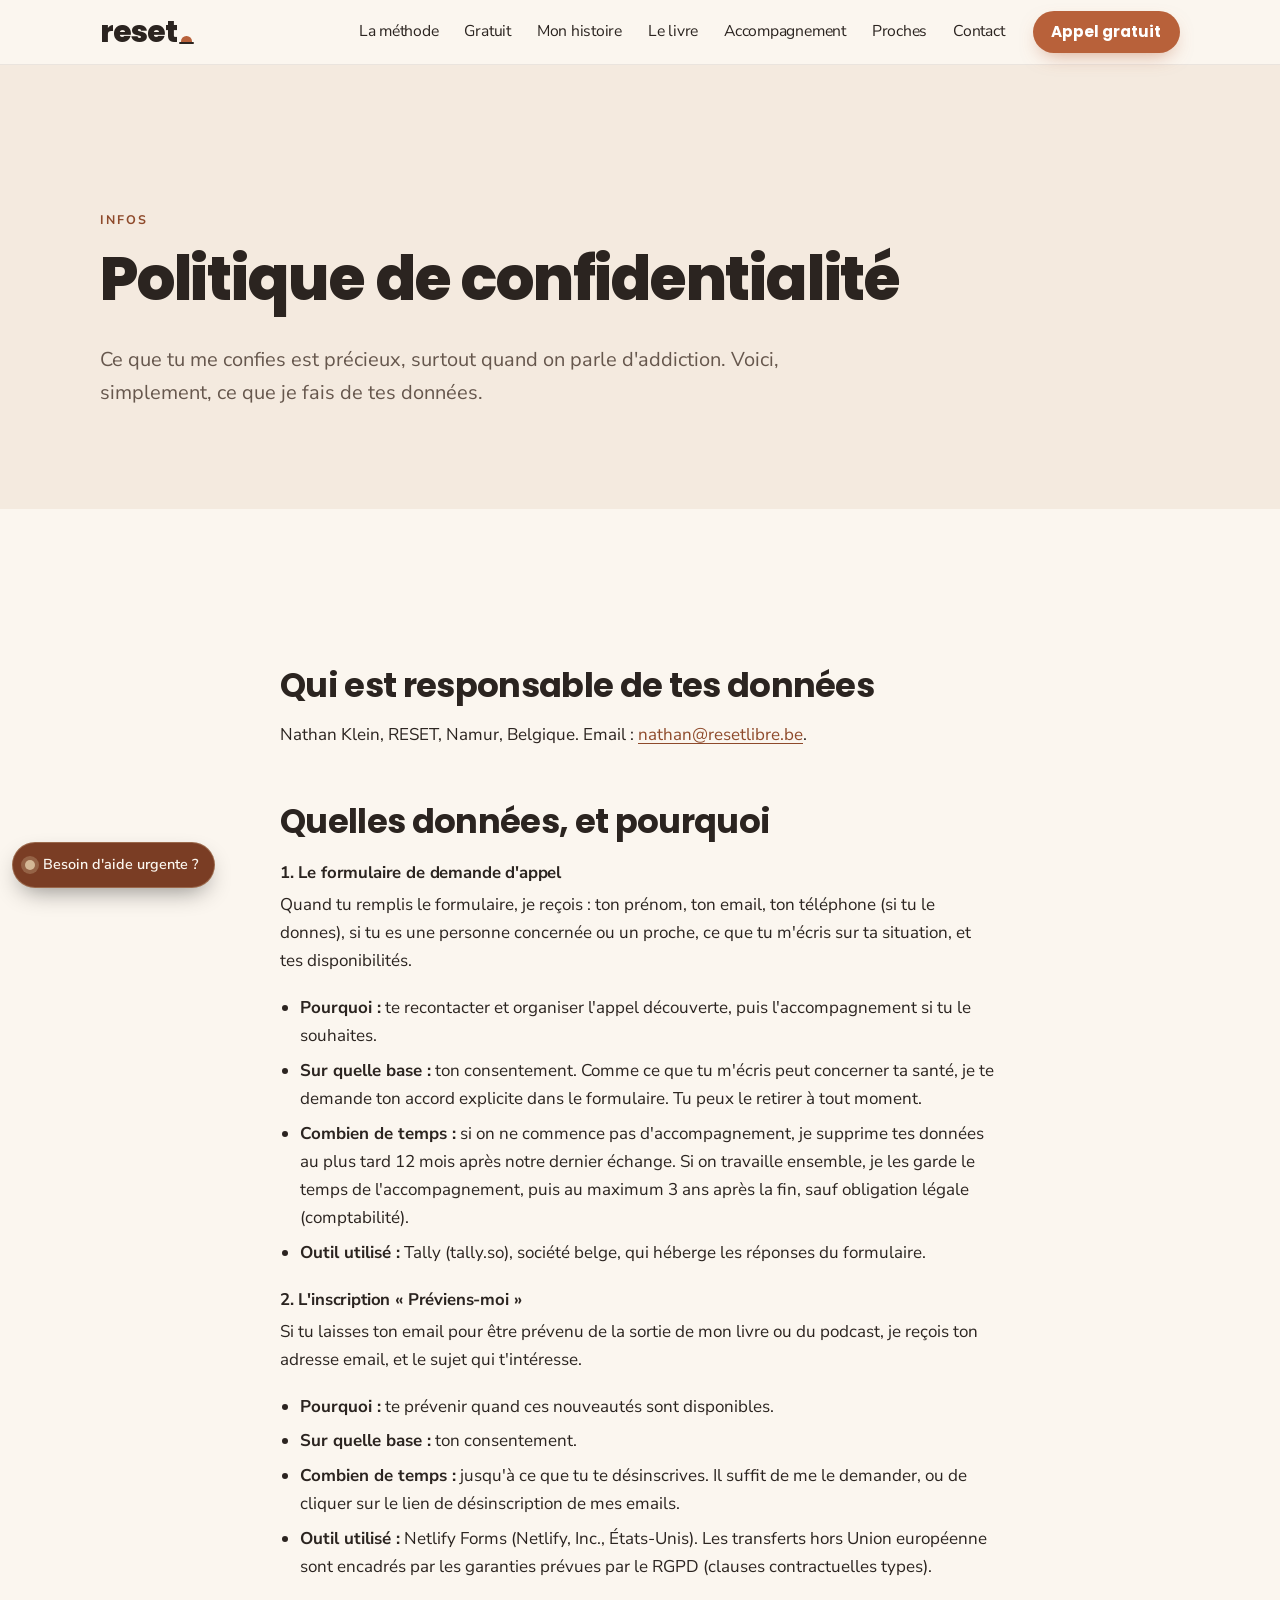
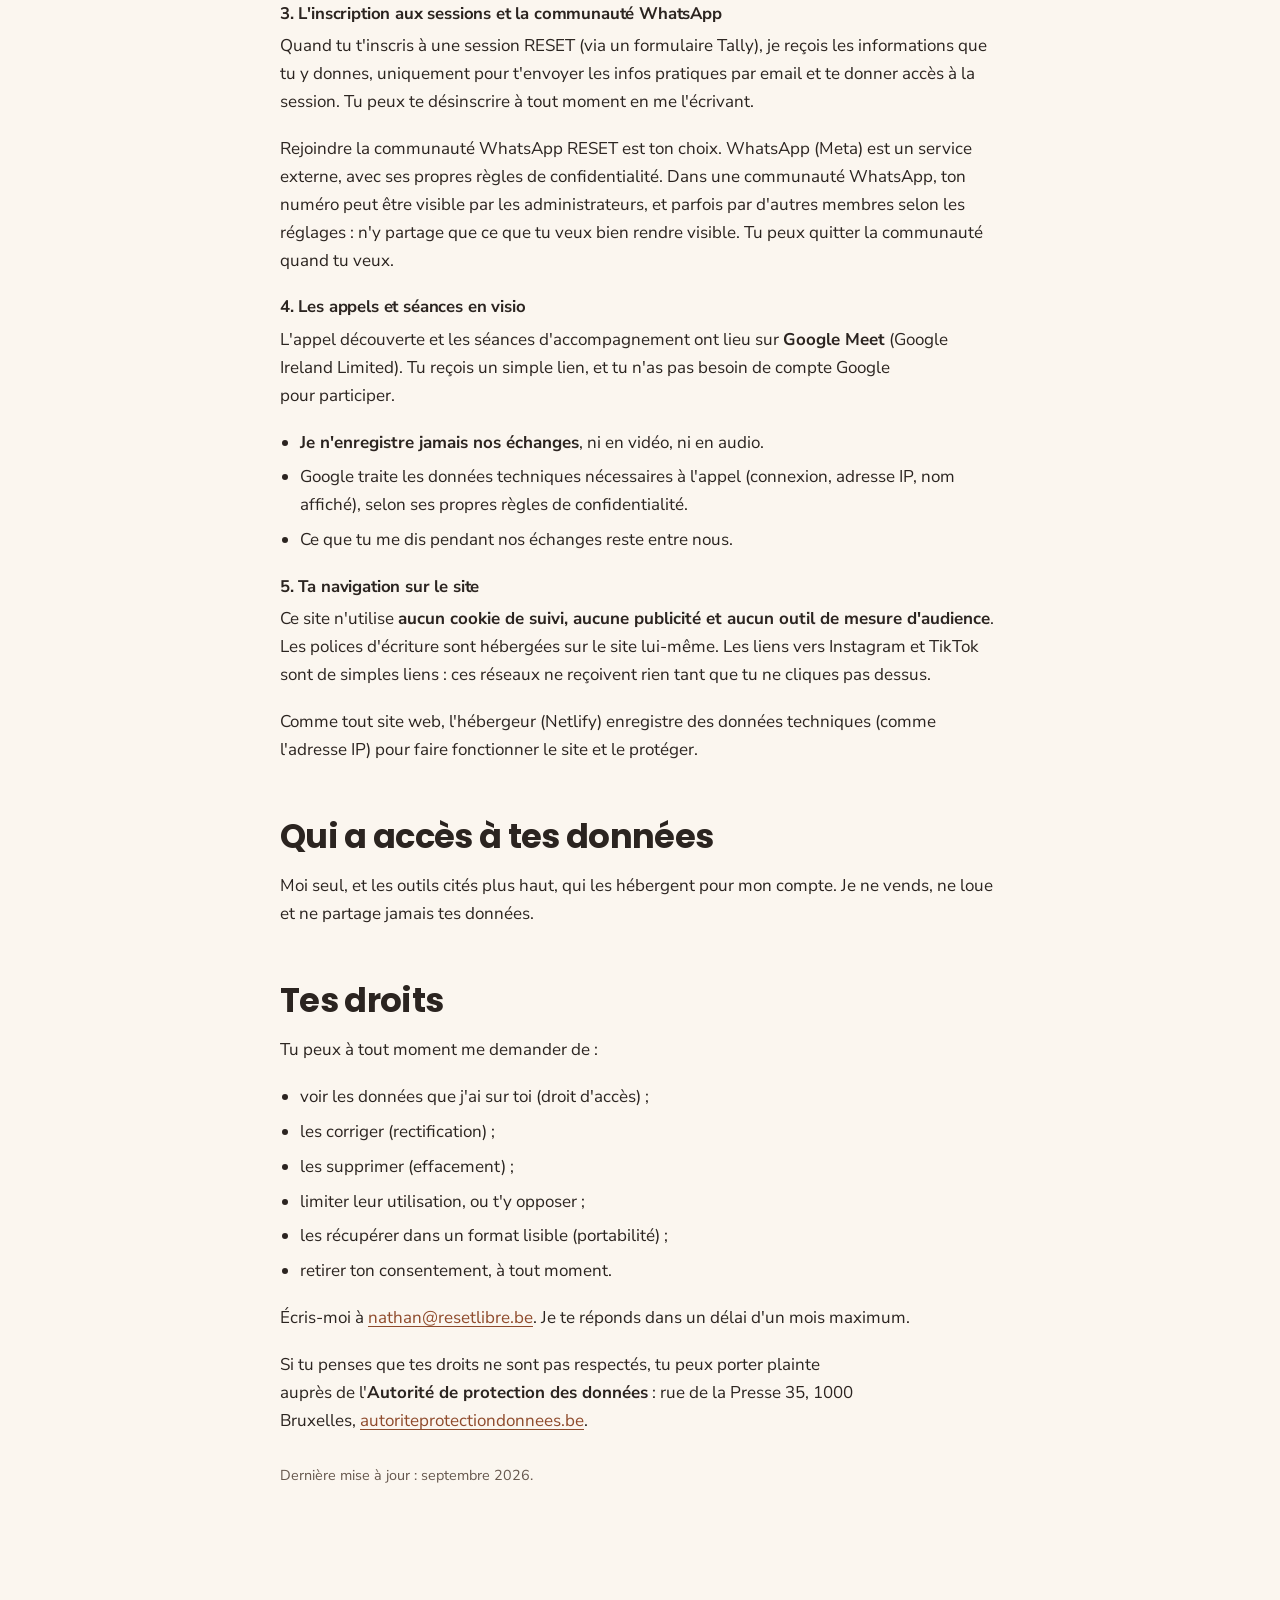
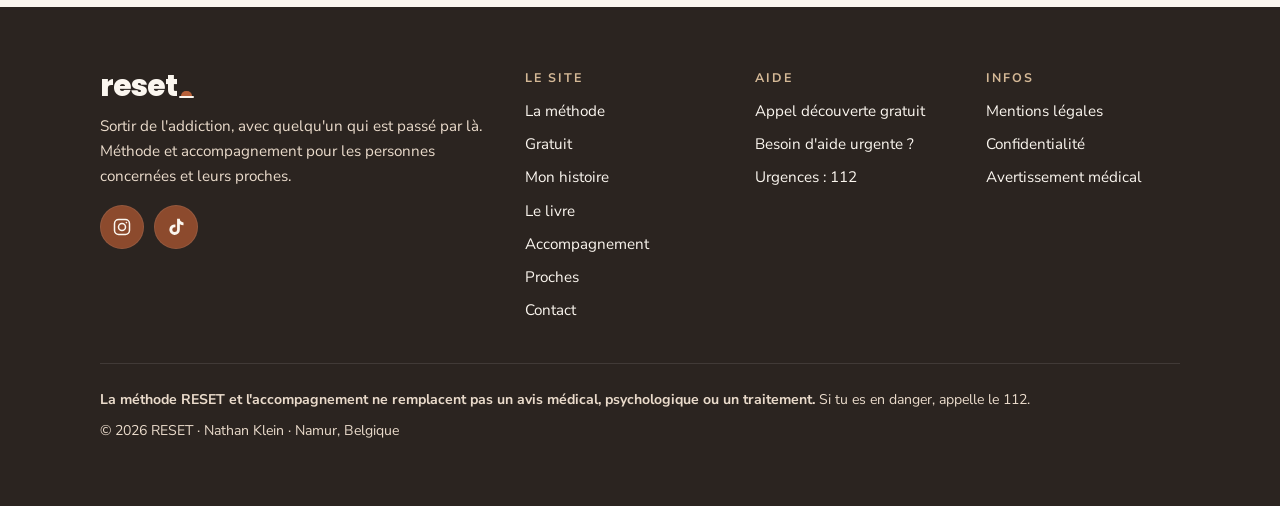
<file: confidentialite/index.html>
<!doctype html>
<html lang="fr">
<head>
  <meta charset="utf-8">
  <meta name="viewport" content="width=device-width, initial-scale=1">
  <title>Politique de confidentialité (RGPD) | RESET</title>
  <meta name="description" content="Comment RESET collecte et protège tes données personnelles : formulaire d'appel, inscription pour être prévenu, tes droits RGPD.">
  <link rel="canonical" href="https://resetlibre.be/confidentialite/">
  <link rel="alternate" hreflang="fr" href="https://resetlibre.be/confidentialite/">
  <!-- Version anglaise plus tard : <link rel="alternate" hreflang="en" href="https://resetlibre.be/en/confidentialite/"> -->
  <meta property="og:type" content="website">
  <meta property="og:locale" content="fr_BE">
  <meta property="og:site_name" content="RESET">
  <meta property="og:title" content="Politique de confidentialité (RGPD) | RESET">
  <meta property="og:description" content="Comment RESET collecte et protège tes données personnelles : formulaire d'appel, inscription pour être prévenu, tes droits RGPD.">
  <meta property="og:url" content="https://resetlibre.be/confidentialite/">
  <meta property="og:image" content="https://resetlibre.be/assets/img/og-image.jpg">
  <meta name="twitter:card" content="summary_large_image">
  <meta name="theme-color" content="#7A3D24">
  <link rel="icon" href="/assets/img/favicon.svg" type="image/svg+xml">
  <link rel="preload" href="/assets/fonts/poppins-800.woff2" as="font" type="font/woff2" crossorigin>
  <link rel="stylesheet" href="/assets/css/style.css">
</head>
<body>
<a class="skip-link" href="#contenu">Aller au contenu</a>
<header class="site-header">
  <div class="container header-inner">
    <a class="logo" href="/" aria-label="RESET, retour à l'accueil"><span class="logo-word">reset</span><span class="logo-sun" aria-hidden="true"></span></a>
    <button class="nav-toggle" type="button" aria-expanded="false" aria-controls="menu"><span class="nav-toggle-bar"></span><span class="sr-only">Ouvrir le menu</span></button>
    <nav id="menu" class="site-nav" aria-label="Menu principal">
      <ul>
        <li><a href="/methode/">La méthode</a></li>
        <li><a href="/gratuit/">Gratuit</a></li>
        <li><a href="/mon-histoire/">Mon histoire</a></li>
        <li><a href="/livre/">Le livre</a></li>
        <li><a href="/accompagnement/">Accompagnement</a></li>
        <li><a href="/proches/">Proches</a></li>
        <li><a href="/contact/">Contact</a></li>
      </ul>
      <a class="btn btn-primary btn-sm" href="https://tally.so/r/44M0qY" target="_blank" rel="noopener">Appel gratuit</a>
    </nav>
  </div>
</header>
<main id="contenu">
<section class="page-hero page-hero--plain">
  <div class="container">
    <span class="eyebrow">Infos</span>
    <h1>Politique de confidentialité</h1>
    <p class="lead">Ce que tu me confies est précieux, surtout quand on parle d'addiction. Voici, simplement, ce que je fais de tes données.</p>
  </div>
</section>

<section class="section">
  <div class="container prose">
    <h2>Qui est responsable de tes données</h2>
    <p>Nathan Klein, RESET, Namur, Belgique. Email : <a href="mailto:nathan@resetlibre.be">nathan@resetlibre.be</a>.</p>

    <h2>Quelles données, et pourquoi</h2>
    <h3>1. Le formulaire de demande d'appel</h3>
    <p>Quand tu remplis le formulaire, je reçois : ton prénom, ton email, ton téléphone (si tu le donnes), si tu es une personne concernée ou un proche, ce que tu m'écris sur ta situation, et tes disponibilités.</p>
    <ul>
      <li><strong>Pourquoi :</strong> te recontacter et organiser l'appel découverte, puis l'accompagnement si tu le souhaites.</li>
      <li><strong>Sur quelle base :</strong> ton consentement. Comme ce que tu m'écris peut concerner ta santé, je te demande ton accord explicite dans le formulaire. Tu peux le retirer à tout moment.</li>
      <li><strong>Combien de temps :</strong> si on ne commence pas d'accompagnement, je supprime tes données au plus tard 12 mois après notre dernier échange. Si on travaille ensemble, je les garde le temps de l'accompagnement, puis au maximum 3 ans après la fin, sauf obligation légale (comptabilité).</li>
      <li><strong>Outil utilisé :</strong> Tally (tally.so), société belge, qui héberge les réponses du formulaire.</li>
    </ul>

    <h3>2. L'inscription « Préviens-moi »</h3>
    <p>Si tu laisses ton email pour être prévenu de la sortie de mon livre ou du podcast, je reçois ton adresse email, et le sujet qui t'intéresse.</p>
    <ul>
      <li><strong>Pourquoi :</strong> te prévenir quand ces nouveautés sont disponibles.</li>
      <li><strong>Sur quelle base :</strong> ton consentement.</li>
      <li><strong>Combien de temps :</strong> jusqu'à ce que tu te désinscrives. Il suffit de me le demander, ou de cliquer sur le lien de désinscription de mes emails.</li>
      <li><strong>Outil utilisé :</strong> Netlify Forms (Netlify, Inc., États-Unis). Les transferts hors Union européenne sont encadrés par les garanties prévues par le RGPD (clauses contractuelles types).</li>
    </ul>

    <h3>3. L'inscription aux sessions et la communauté WhatsApp</h3>
    <p>Quand tu t'inscris à une session RESET (via un formulaire Tally), je reçois les informations que tu y donnes, uniquement pour t'envoyer les infos pratiques par email et te donner accès à la session. Tu peux te désinscrire à tout moment en me l'écrivant.</p>
    <p>Rejoindre la communauté WhatsApp RESET est ton choix. WhatsApp (Meta) est un service externe, avec ses propres règles de confidentialité. Dans une communauté WhatsApp, ton numéro peut être visible par les administrateurs, et parfois par d'autres membres selon les réglages : n'y partage que ce que tu veux bien rendre visible. Tu peux quitter la communauté quand tu veux.</p>

    <h3>4. Les appels et séances en visio</h3>
    <p>L'appel découverte et les séances d'accompagnement ont lieu sur <strong>Google Meet</strong> (Google Ireland Limited). Tu reçois un simple lien, et tu n'as pas besoin de compte Google pour participer.</p>
    <ul>
      <li><strong>Je n'enregistre jamais nos échanges</strong>, ni en vidéo, ni en audio.</li>
      <li>Google traite les données techniques nécessaires à l'appel (connexion, adresse IP, nom affiché), selon ses propres règles de confidentialité.</li>
      <li>Ce que tu me dis pendant nos échanges reste entre nous.</li>
    </ul>

    <h3>5. Ta navigation sur le site</h3>
    <p>Ce site n'utilise <strong>aucun cookie de suivi, aucune publicité et aucun outil de mesure d'audience</strong>. Les polices d'écriture sont hébergées sur le site lui-même. Les liens vers Instagram et TikTok sont de simples liens : ces réseaux ne reçoivent rien tant que tu ne cliques pas dessus.</p>
    <p>Comme tout site web, l'hébergeur (Netlify) enregistre des données techniques (comme l'adresse IP) pour faire fonctionner le site et le protéger.</p>

    <h2>Qui a accès à tes données</h2>
    <p>Moi seul, et les outils cités plus haut, qui les hébergent pour mon compte. Je ne vends, ne loue et ne partage jamais tes données.</p>

    <h2>Tes droits</h2>
    <p>Tu peux à tout moment me demander de :</p>
    <ul>
      <li>voir les données que j'ai sur toi (droit d'accès) ;</li>
      <li>les corriger (rectification) ;</li>
      <li>les supprimer (effacement) ;</li>
      <li>limiter leur utilisation, ou t'y opposer ;</li>
      <li>les récupérer dans un format lisible (portabilité) ;</li>
      <li>retirer ton consentement, à tout moment.</li>
    </ul>
    <p>Écris-moi à <a href="mailto:nathan@resetlibre.be">nathan@resetlibre.be</a>. Je te réponds dans un délai d'un mois maximum.</p>
    <p>Si tu penses que tes droits ne sont pas respectés, tu peux porter plainte auprès de l'<strong>Autorité de protection des données</strong> : rue de la Presse 35, 1000 Bruxelles, <a href="https://www.autoriteprotectiondonnees.be" target="_blank" rel="noopener">autoriteprotectiondonnees.be</a>.</p>

    <p style="margin-top:2em;font-size:.9rem;color:var(--ink-soft)">Dernière mise à jour : septembre 2026.</p>
  </div>
</section>
</main>
<footer class="site-footer">
  <div class="container">
    <div class="footer-grid">
      <div class="footer-brand">
        <a class="logo" href="/" aria-label="RESET, retour à l'accueil"><span class="logo-word">reset</span><span class="logo-sun" aria-hidden="true"></span></a>
        <p>Sortir de l'addiction, avec quelqu'un qui est passé par là. Méthode et accompagnement pour les personnes concernées et leurs proches.</p>
        <div class="socials">
          <a href="https://www.instagram.com/reset.libre/" target="_blank" rel="noopener" aria-label="RESET sur Instagram"><svg viewBox="0 0 24 24" aria-hidden="true" style="fill:none;stroke:currentColor;stroke-width:1.8"><rect x="3" y="3" width="18" height="18" rx="5"/><circle cx="12" cy="12" r="4.2"/><circle cx="17.3" cy="6.7" r="1" style="fill:currentColor;stroke:none"/></svg></a>
          <a href="https://www.tiktok.com/@reset.libre" target="_blank" rel="noopener" aria-label="RESET sur TikTok"><svg viewBox="0 0 24 24" aria-hidden="true" style="fill:currentColor"><path d="M16.6 2h-3.3v13.2a2.9 2.9 0 1 1-2.9-2.9c.3 0 .6 0 .9.1V9a6.3 6.3 0 1 0 5.3 6.2V8.6a8 8 0 0 0 4.4 1.3V6.6a4.4 4.4 0 0 1-4.4-4.6z"/></svg></a>
        </div>
      </div>
      <div>
        <h2>Le site</h2>
        <ul>
          <li><a href="/methode/">La méthode</a></li>
        <li><a href="/gratuit/">Gratuit</a></li>
          <li><a href="/mon-histoire/">Mon histoire</a></li>
        <li><a href="/livre/">Le livre</a></li>
          <li><a href="/accompagnement/">Accompagnement</a></li>
          <li><a href="/proches/">Proches</a></li>
          <li><a href="/contact/">Contact</a></li>
        </ul>
      </div>
      <div>
        <h2>Aide</h2>
        <ul>
          <li><a href="https://tally.so/r/44M0qY" target="_blank" rel="noopener">Appel découverte gratuit</a></li>
          <li><a href="/aide-urgente/">Besoin d'aide urgente ?</a></li>
          <li><a href="tel:112">Urgences : 112</a></li>
        </ul>
      </div>
      <div>
        <h2>Infos</h2>
        <ul>
          <li><a href="/mentions-legales/">Mentions légales</a></li>
          <li><a href="/confidentialite/">Confidentialité</a></li>
          <li><a href="/mentions-legales/#avertissement">Avertissement médical</a></li>
        </ul>
      </div>
    </div>
    <div class="footer-disclaimer">
      <p><strong>La méthode RESET et l'accompagnement ne remplacent pas un avis médical, psychologique ou un traitement.</strong> Si tu es en danger, appelle le 112.</p>
      <p>© 2026 RESET · Nathan Klein · Namur, Belgique</p>
    </div>
  </div>
</footer>
<a class="urgent-pill" href="/aide-urgente/" data-urgent><span class="dot" aria-hidden="true"></span>Besoin d'aide urgente ?</a>
<script src="/assets/js/main.js" defer></script>
</body>
</html>
</file>
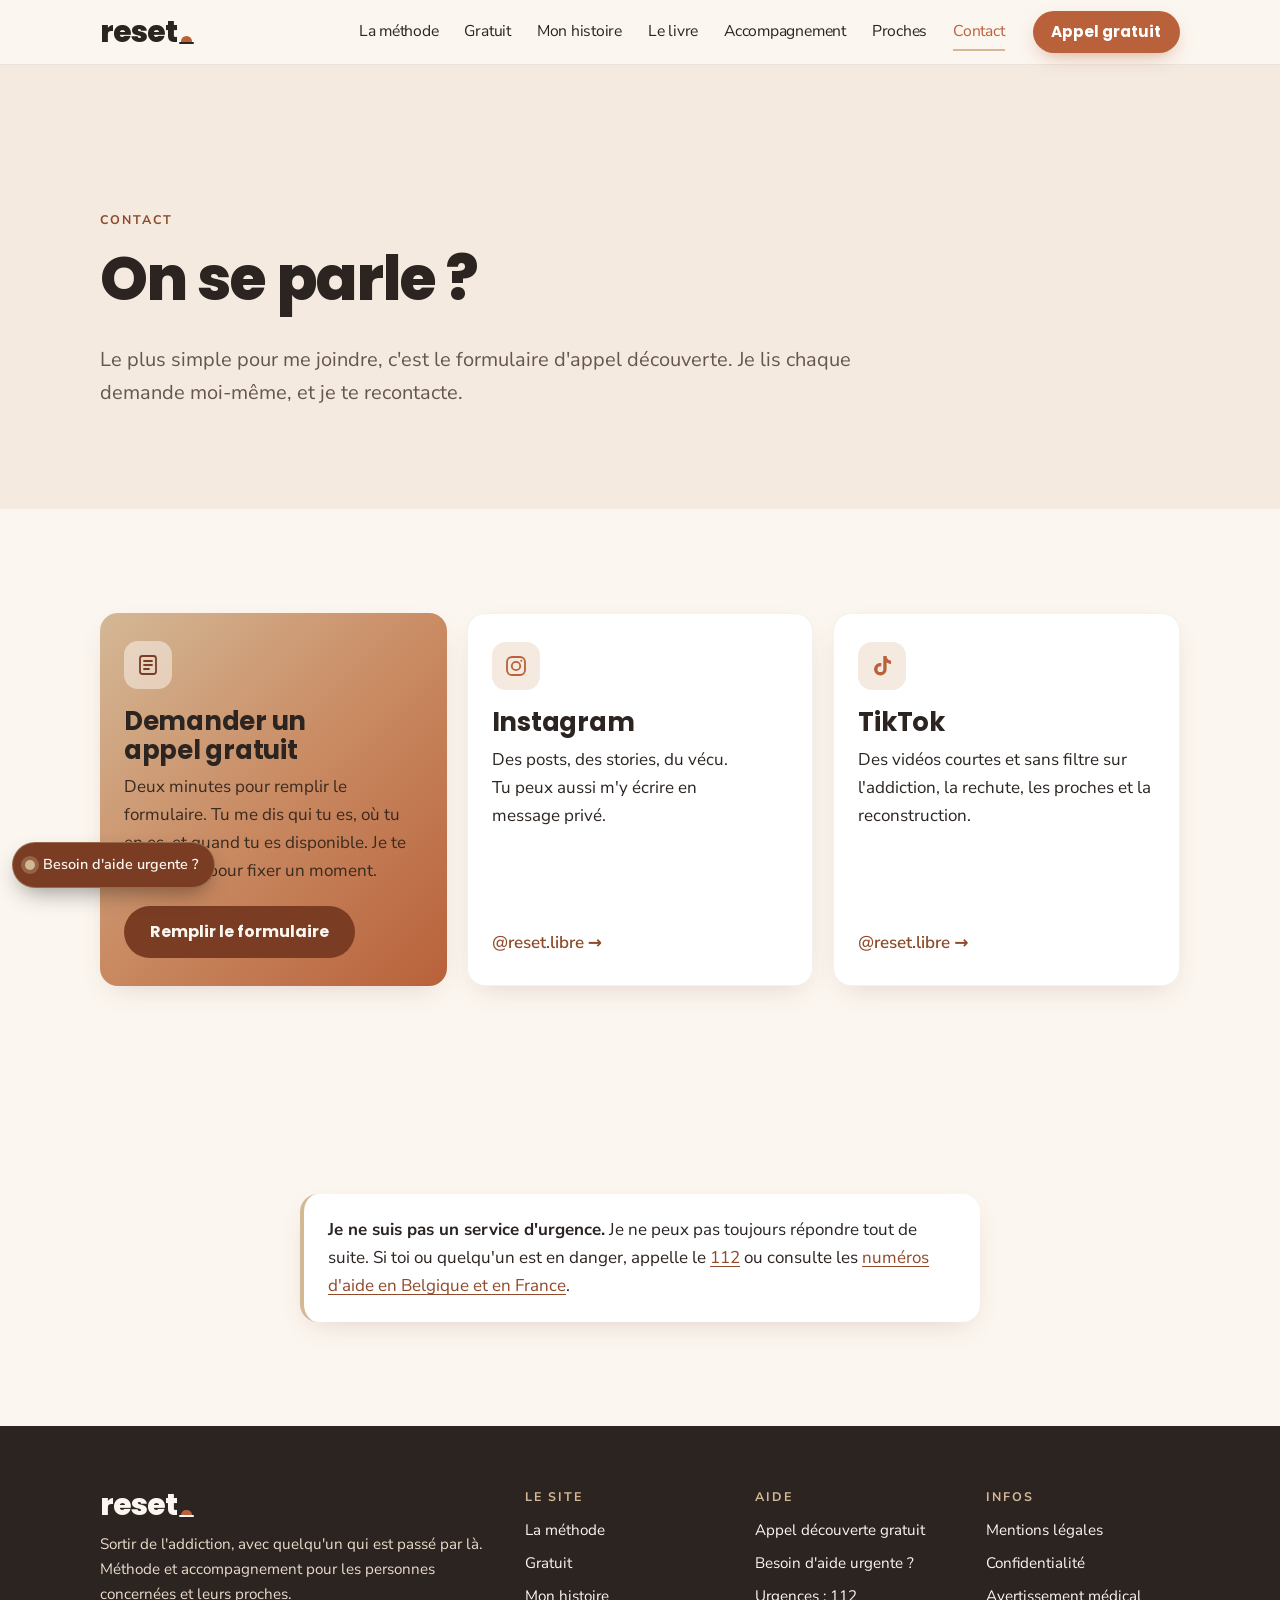
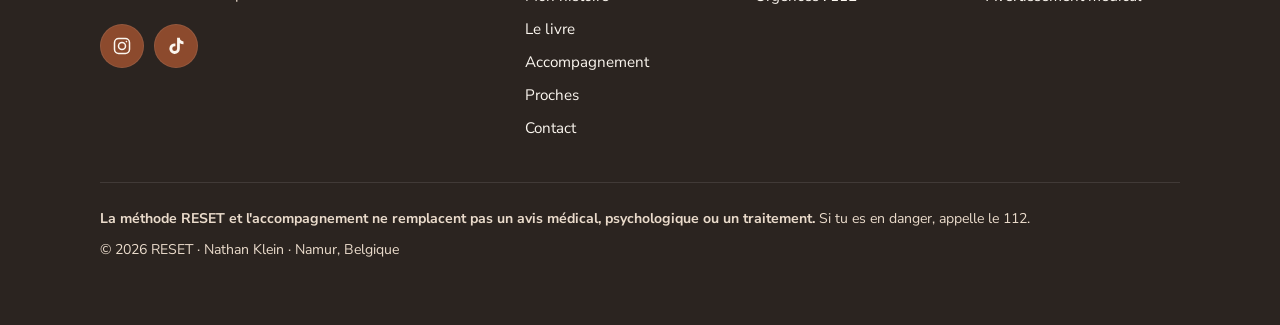
<file: contact/index.html>
<!doctype html>
<html lang="fr">
<head>
  <meta charset="utf-8">
  <meta name="viewport" content="width=device-width, initial-scale=1">
  <title>Contact | RESET, sortir de l'addiction</title>
  <meta name="description" content="Contacte Nathan, fondateur de RESET : formulaire pour un appel découverte gratuit de 30 minutes, Instagram et TikTok @reset.libre.">
  <link rel="canonical" href="https://resetlibre.be/contact/">
  <link rel="alternate" hreflang="fr" href="https://resetlibre.be/contact/">
  <!-- Version anglaise plus tard : <link rel="alternate" hreflang="en" href="https://resetlibre.be/en/contact/"> -->
  <meta property="og:type" content="website">
  <meta property="og:locale" content="fr_BE">
  <meta property="og:site_name" content="RESET">
  <meta property="og:title" content="Contact | RESET, sortir de l'addiction">
  <meta property="og:description" content="Contacte Nathan, fondateur de RESET : formulaire pour un appel découverte gratuit de 30 minutes, Instagram et TikTok @reset.libre.">
  <meta property="og:url" content="https://resetlibre.be/contact/">
  <meta property="og:image" content="https://resetlibre.be/assets/img/og-image.jpg">
  <meta name="twitter:card" content="summary_large_image">
  <meta name="theme-color" content="#7A3D24">
  <link rel="icon" href="/assets/img/favicon.svg" type="image/svg+xml">
  <link rel="preload" href="/assets/fonts/poppins-800.woff2" as="font" type="font/woff2" crossorigin>
  <link rel="stylesheet" href="/assets/css/style.css">
</head>
<body>
<a class="skip-link" href="#contenu">Aller au contenu</a>
<header class="site-header">
  <div class="container header-inner">
    <a class="logo" href="/" aria-label="RESET, retour à l'accueil"><span class="logo-word">reset</span><span class="logo-sun" aria-hidden="true"></span></a>
    <button class="nav-toggle" type="button" aria-expanded="false" aria-controls="menu"><span class="nav-toggle-bar"></span><span class="sr-only">Ouvrir le menu</span></button>
    <nav id="menu" class="site-nav" aria-label="Menu principal">
      <ul>
        <li><a href="/methode/">La méthode</a></li>
        <li><a href="/gratuit/">Gratuit</a></li>
        <li><a href="/mon-histoire/">Mon histoire</a></li>
        <li><a href="/livre/">Le livre</a></li>
        <li><a href="/accompagnement/">Accompagnement</a></li>
        <li><a href="/proches/">Proches</a></li>
        <li><a href="/contact/">Contact</a></li>
      </ul>
      <a class="btn btn-primary btn-sm" href="https://tally.so/r/44M0qY" target="_blank" rel="noopener">Appel gratuit</a>
    </nav>
  </div>
</header>
<main id="contenu">
<section class="page-hero page-hero--plain">
  <div class="container">
    <span class="eyebrow">Contact</span>
    <h1>On se parle ?</h1>
    <p class="lead">Le plus simple pour me joindre, c'est le formulaire d'appel découverte. Je lis chaque demande moi-même, et je te recontacte.</p>
  </div>
</section>

<section class="section">
  <div class="container">
    <div class="grid grid-3">
      <article class="card card--sun">
        <div class="card-icon"><svg viewBox="0 0 24 24" fill="none" stroke="currentColor" stroke-width="1.8" stroke-linecap="round" stroke-linejoin="round" aria-hidden="true"><rect x="4" y="3" width="16" height="18" rx="2.5"/><path d="M8 8h8M8 12h8M8 16h5"/></svg></div>
        <h3>Demander un appel gratuit</h3>
        <p>Deux minutes pour remplir le formulaire. Tu me dis qui tu es, où tu en es, et quand tu es disponible. Je te recontacte pour fixer un moment.</p>
        <a class="btn btn-dark" href="https://tally.so/r/44M0qY" target="_blank" rel="noopener">Remplir le formulaire</a>
      </article>
      <article class="card">
        <div class="card-icon"><svg viewBox="0 0 24 24" aria-hidden="true" style="fill:none;stroke:currentColor;stroke-width:1.8"><rect x="3" y="3" width="18" height="18" rx="5"/><circle cx="12" cy="12" r="4.2"/><circle cx="17.3" cy="6.7" r="1" style="fill:currentColor;stroke:none"/></svg></div>
        <h3>Instagram</h3>
        <p>Des posts, des stories, du vécu. Tu peux aussi m'y écrire en message privé.</p>
        <a class="link-arrow" href="https://www.instagram.com/reset.libre/" target="_blank" rel="noopener">@reset.libre</a>
      </article>
      <article class="card">
        <div class="card-icon"><svg viewBox="0 0 24 24" aria-hidden="true" style="fill:currentColor"><path d="M16.6 2h-3.3v13.2a2.9 2.9 0 1 1-2.9-2.9c.3 0 .6 0 .9.1V9a6.3 6.3 0 1 0 5.3 6.2V8.6a8 8 0 0 0 4.4 1.3V6.6a4.4 4.4 0 0 1-4.4-4.6z"/></svg></div>
        <h3>TikTok</h3>
        <p>Des vidéos courtes et sans filtre sur l'addiction, la rechute, les proches et la reconstruction.</p>
        <a class="link-arrow" href="https://www.tiktok.com/@reset.libre" target="_blank" rel="noopener">@reset.libre</a>
      </article>
    </div>
  </div>
</section>

<section class="section section--tight">
  <div class="container narrow">
    <div class="notice">
      <p><strong>Je ne suis pas un service d'urgence.</strong> Je ne peux pas toujours répondre tout de suite. Si toi ou quelqu'un est en danger, appelle le <a href="tel:112">112</a> ou consulte les <a href="/aide-urgente/">numéros d'aide en Belgique et en France</a>.</p>
    </div>
  </div>
</section>
</main>
<footer class="site-footer">
  <div class="container">
    <div class="footer-grid">
      <div class="footer-brand">
        <a class="logo" href="/" aria-label="RESET, retour à l'accueil"><span class="logo-word">reset</span><span class="logo-sun" aria-hidden="true"></span></a>
        <p>Sortir de l'addiction, avec quelqu'un qui est passé par là. Méthode et accompagnement pour les personnes concernées et leurs proches.</p>
        <div class="socials">
          <a href="https://www.instagram.com/reset.libre/" target="_blank" rel="noopener" aria-label="RESET sur Instagram"><svg viewBox="0 0 24 24" aria-hidden="true" style="fill:none;stroke:currentColor;stroke-width:1.8"><rect x="3" y="3" width="18" height="18" rx="5"/><circle cx="12" cy="12" r="4.2"/><circle cx="17.3" cy="6.7" r="1" style="fill:currentColor;stroke:none"/></svg></a>
          <a href="https://www.tiktok.com/@reset.libre" target="_blank" rel="noopener" aria-label="RESET sur TikTok"><svg viewBox="0 0 24 24" aria-hidden="true" style="fill:currentColor"><path d="M16.6 2h-3.3v13.2a2.9 2.9 0 1 1-2.9-2.9c.3 0 .6 0 .9.1V9a6.3 6.3 0 1 0 5.3 6.2V8.6a8 8 0 0 0 4.4 1.3V6.6a4.4 4.4 0 0 1-4.4-4.6z"/></svg></a>
        </div>
      </div>
      <div>
        <h2>Le site</h2>
        <ul>
          <li><a href="/methode/">La méthode</a></li>
        <li><a href="/gratuit/">Gratuit</a></li>
          <li><a href="/mon-histoire/">Mon histoire</a></li>
        <li><a href="/livre/">Le livre</a></li>
          <li><a href="/accompagnement/">Accompagnement</a></li>
          <li><a href="/proches/">Proches</a></li>
          <li><a href="/contact/">Contact</a></li>
        </ul>
      </div>
      <div>
        <h2>Aide</h2>
        <ul>
          <li><a href="https://tally.so/r/44M0qY" target="_blank" rel="noopener">Appel découverte gratuit</a></li>
          <li><a href="/aide-urgente/">Besoin d'aide urgente ?</a></li>
          <li><a href="tel:112">Urgences : 112</a></li>
        </ul>
      </div>
      <div>
        <h2>Infos</h2>
        <ul>
          <li><a href="/mentions-legales/">Mentions légales</a></li>
          <li><a href="/confidentialite/">Confidentialité</a></li>
          <li><a href="/mentions-legales/#avertissement">Avertissement médical</a></li>
        </ul>
      </div>
    </div>
    <div class="footer-disclaimer">
      <p><strong>La méthode RESET et l'accompagnement ne remplacent pas un avis médical, psychologique ou un traitement.</strong> Si tu es en danger, appelle le 112.</p>
      <p>© 2026 RESET · Nathan Klein · Namur, Belgique</p>
    </div>
  </div>
</footer>
<a class="urgent-pill" href="/aide-urgente/" data-urgent><span class="dot" aria-hidden="true"></span>Besoin d'aide urgente ?</a>
<script src="/assets/js/main.js" defer></script>
</body>
</html>
</file>
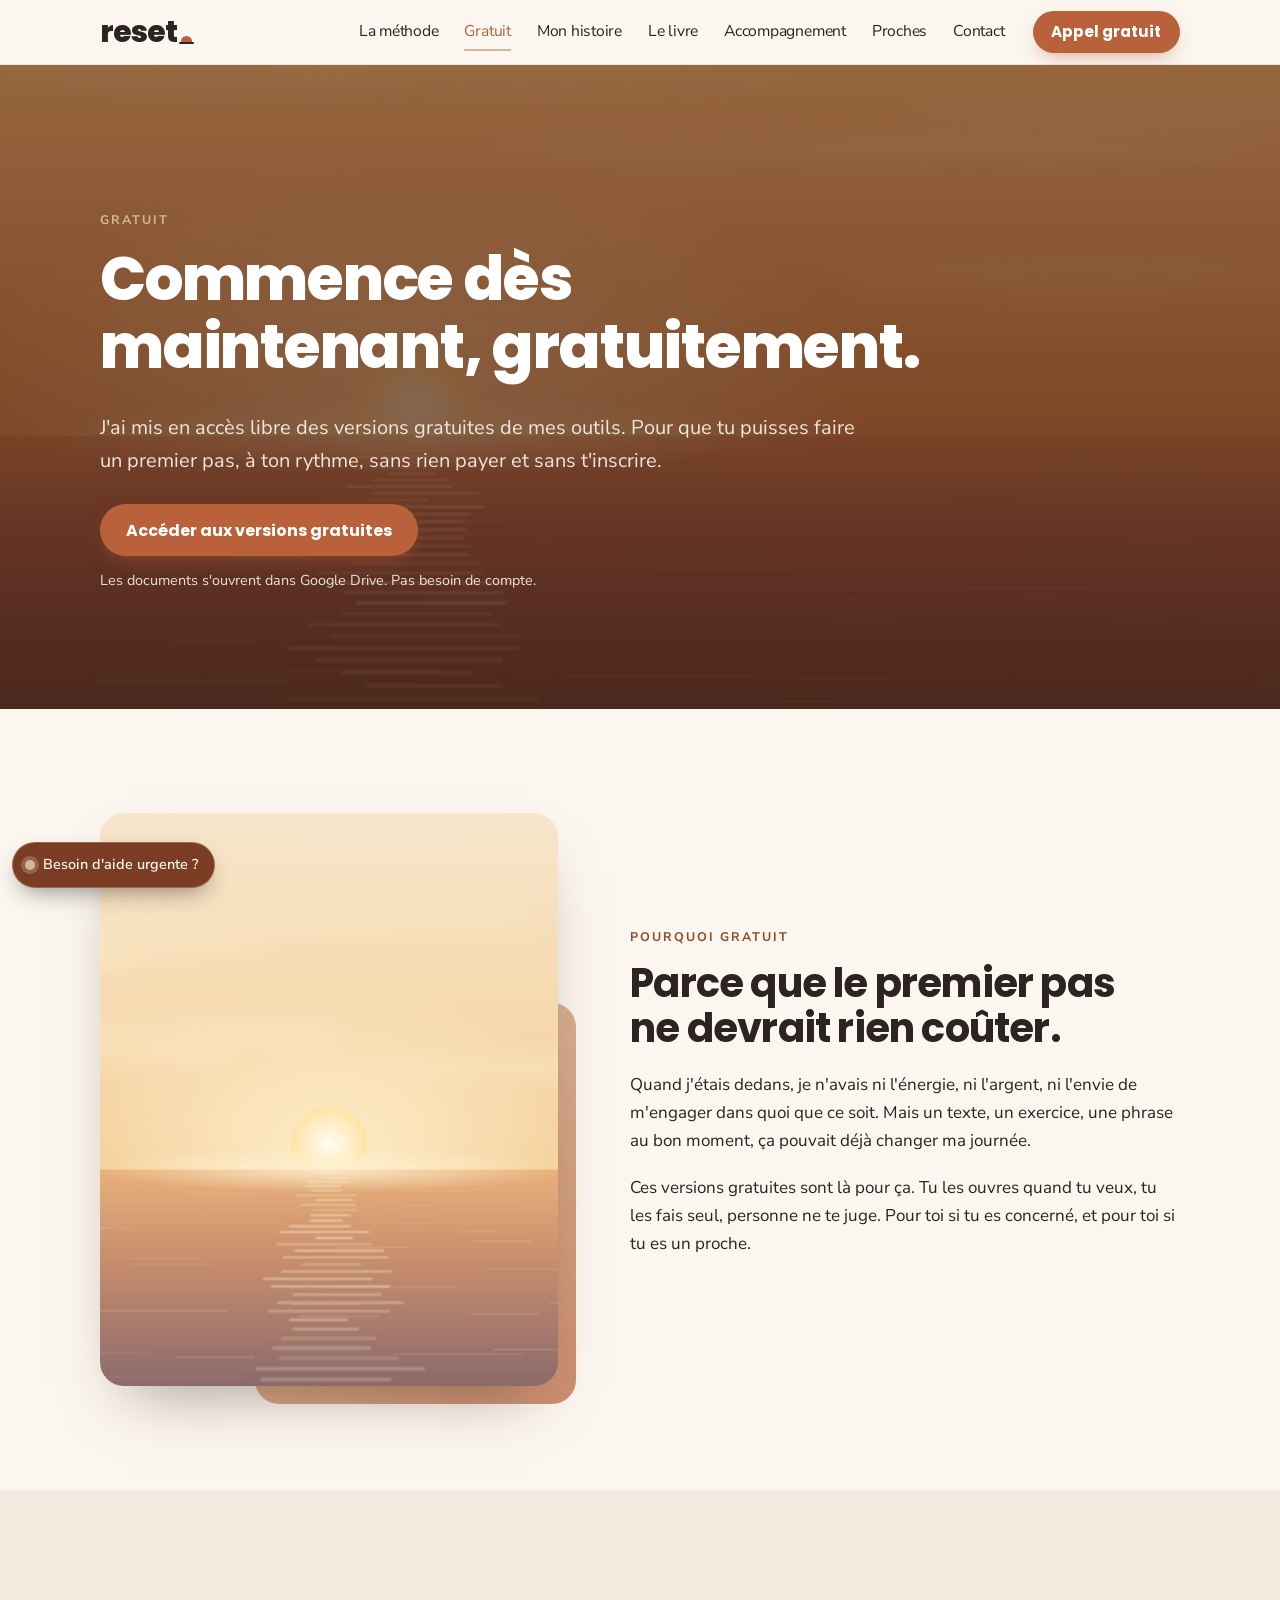
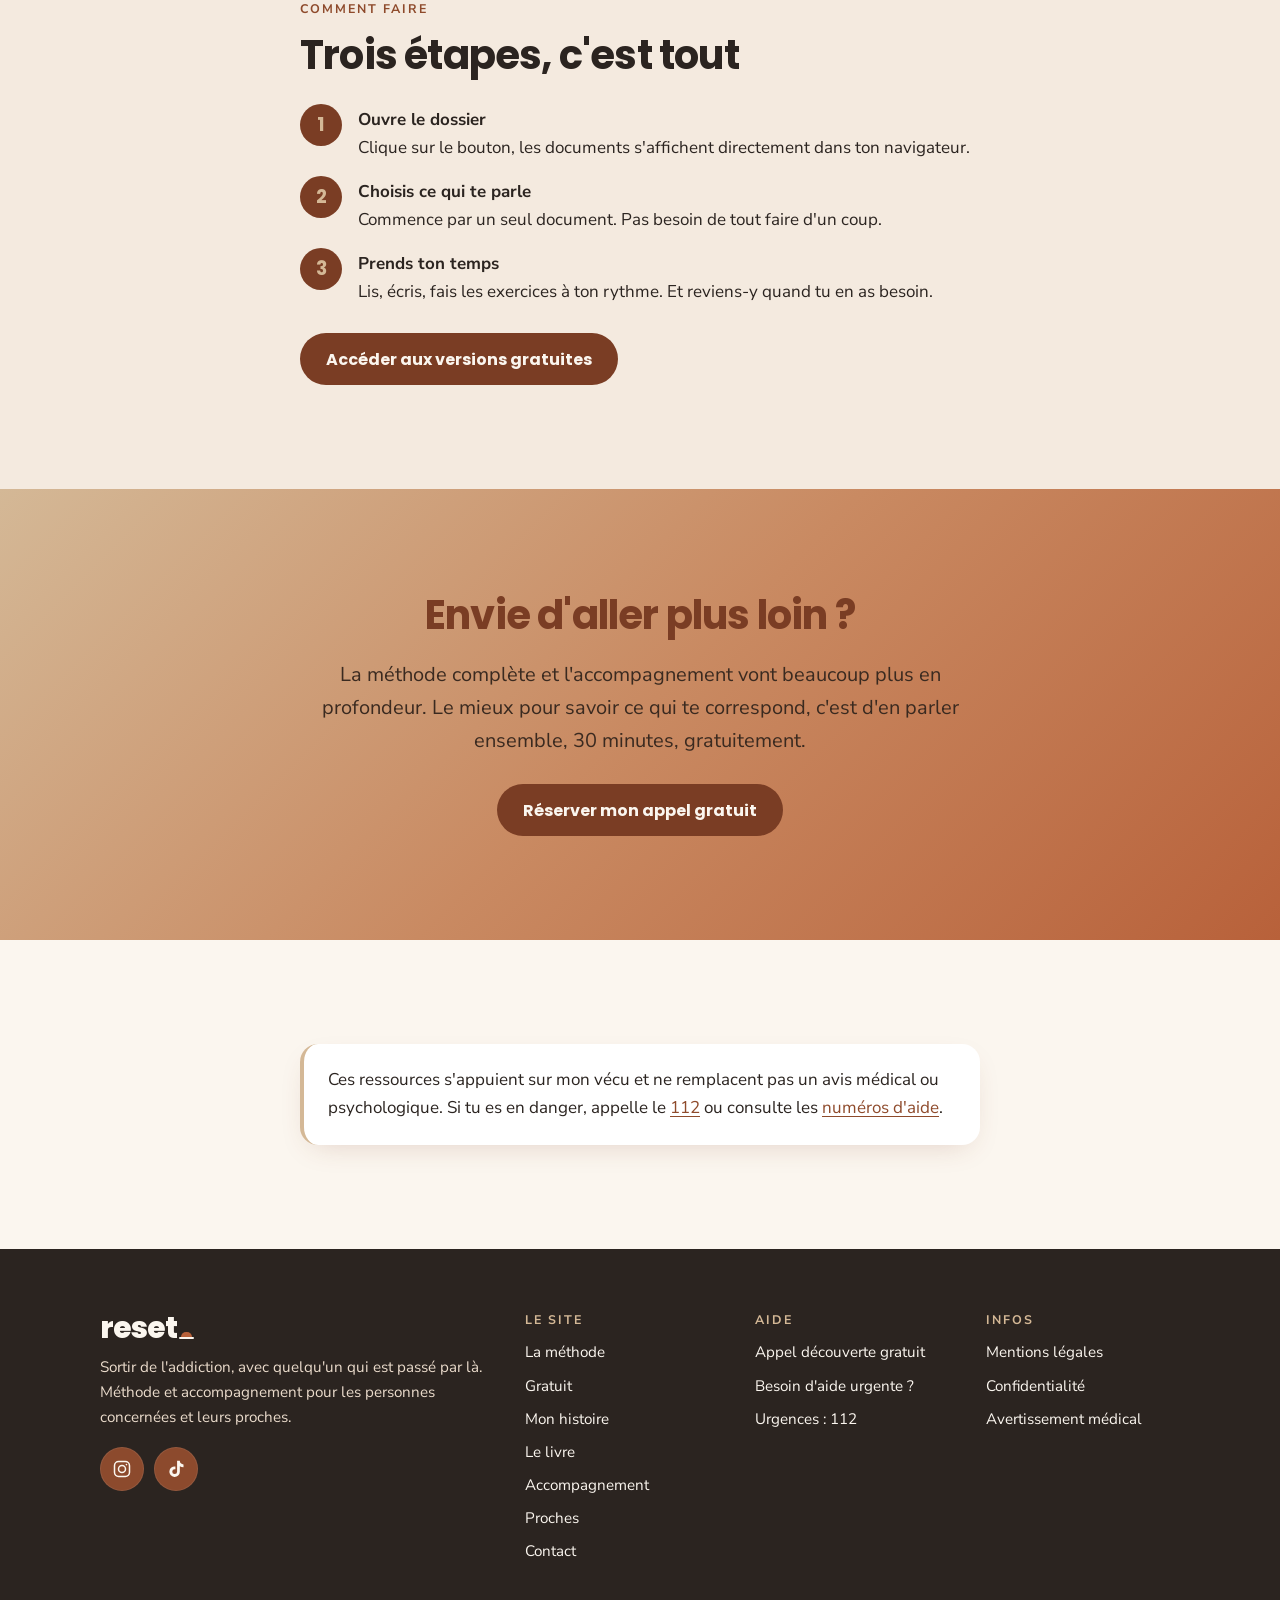
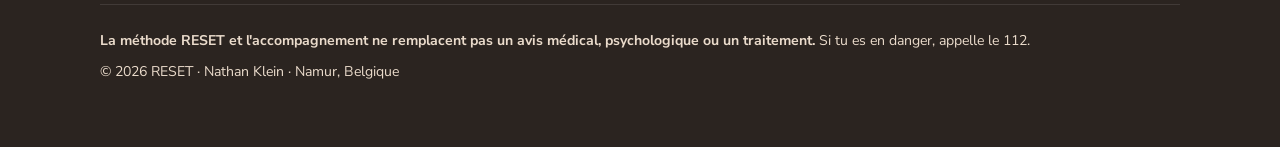
<file: gratuit/index.html>
<!doctype html>
<html lang="fr">
<head>
  <meta charset="utf-8">
  <meta name="viewport" content="width=device-width, initial-scale=1">
  <title>Ressources gratuites pour sortir de l'addiction | RESET</title>
  <meta name="description" content="Les versions gratuites de la méthode RESET : des documents à ouvrir librement pour faire un premier pas vers la sortie de l'addiction, à ton rythme. Sans inscription.">
  <link rel="canonical" href="https://resetlibre.be/gratuit/">
  <link rel="alternate" hreflang="fr" href="https://resetlibre.be/gratuit/">
  <!-- Version anglaise plus tard : <link rel="alternate" hreflang="en" href="https://resetlibre.be/en/gratuit/"> -->
  <meta property="og:type" content="website">
  <meta property="og:locale" content="fr_BE">
  <meta property="og:site_name" content="RESET">
  <meta property="og:title" content="Ressources gratuites pour sortir de l'addiction | RESET">
  <meta property="og:description" content="Les versions gratuites de la méthode RESET : des documents à ouvrir librement pour faire un premier pas vers la sortie de l'addiction, à ton rythme. Sans inscription.">
  <meta property="og:url" content="https://resetlibre.be/gratuit/">
  <meta property="og:image" content="https://resetlibre.be/assets/img/og-image.jpg">
  <meta name="twitter:card" content="summary_large_image">
  <meta name="theme-color" content="#7A3D24">
  <link rel="icon" href="/assets/img/favicon.svg" type="image/svg+xml">
  <link rel="preload" href="/assets/fonts/poppins-800.woff2" as="font" type="font/woff2" crossorigin>
  <link rel="stylesheet" href="/assets/css/style.css">
</head>
<body>
<a class="skip-link" href="#contenu">Aller au contenu</a>
<header class="site-header">
  <div class="container header-inner">
    <a class="logo" href="/" aria-label="RESET, retour à l'accueil"><span class="logo-word">reset</span><span class="logo-sun" aria-hidden="true"></span></a>
    <button class="nav-toggle" type="button" aria-expanded="false" aria-controls="menu"><span class="nav-toggle-bar"></span><span class="sr-only">Ouvrir le menu</span></button>
    <nav id="menu" class="site-nav" aria-label="Menu principal">
      <ul>
        <li><a href="/methode/">La méthode</a></li>
        <li><a href="/gratuit/">Gratuit</a></li>
        <li><a href="/mon-histoire/">Mon histoire</a></li>
        <li><a href="/livre/">Le livre</a></li>
        <li><a href="/accompagnement/">Accompagnement</a></li>
        <li><a href="/proches/">Proches</a></li>
        <li><a href="/contact/">Contact</a></li>
      </ul>
      <a class="btn btn-primary btn-sm" href="https://tally.so/r/44M0qY" target="_blank" rel="noopener">Appel gratuit</a>
    </nav>
  </div>
</header>
<main id="contenu">
<section class="page-hero">
  <div class="container">
    <span class="eyebrow">Gratuit</span>
    <h1>Commence dès maintenant, gratuitement.</h1>
    <p class="lead">J'ai mis en accès libre des versions gratuites de mes outils. Pour que tu puisses faire un premier pas, à ton rythme, sans rien payer et sans t'inscrire.</p>
    <div class="btn-row"><a class="btn btn-primary" href="https://drive.google.com/drive/folders/172DcFg8kxg79szegAF91g3Vv1MP5X8l2" target="_blank" rel="noopener">Accéder aux versions gratuites</a></div>
    <p class="btn-note">Les documents s'ouvrent dans Google Drive. Pas besoin de compte.</p>
  </div>
</section>

<section class="section">
  <div class="container split">
    <div class="split-media split-media--sun">
      <img src="/assets/img/horizon-doux.jpg" alt="Lever de soleil doux sur l'océan" width="1600" height="900" loading="lazy" style="aspect-ratio:4/5">
    </div>
    <div>
      <span class="eyebrow">Pourquoi gratuit</span>
      <h2>Parce que le premier pas ne devrait rien coûter.</h2>
      <p>Quand j'étais dedans, je n'avais ni l'énergie, ni l'argent, ni l'envie de m'engager dans quoi que ce soit. Mais un texte, un exercice, une phrase au bon moment, ça pouvait déjà changer ma journée.</p>
      <p>Ces versions gratuites sont là pour ça. Tu les ouvres quand tu veux, tu les fais seul, personne ne te juge. Pour toi si tu es concerné, et pour toi si tu es un proche.</p>
    </div>
  </div>
</section>

<section class="section section--sand">
  <div class="container narrow">
    <span class="eyebrow">Comment faire</span>
    <h2>Trois étapes, c'est tout</h2>
    <ol class="numbered" style="margin-top:28px">
      <li><strong>Ouvre le dossier</strong>Clique sur le bouton, les documents s'affichent directement dans ton navigateur.</li>
      <li><strong>Choisis ce qui te parle</strong>Commence par un seul document. Pas besoin de tout faire d'un coup.</li>
      <li><strong>Prends ton temps</strong>Lis, écris, fais les exercices à ton rythme. Et reviens-y quand tu en as besoin.</li>
    </ol>
    <div class="btn-row"><a class="btn btn-dark" href="https://drive.google.com/drive/folders/172DcFg8kxg79szegAF91g3Vv1MP5X8l2" target="_blank" rel="noopener">Accéder aux versions gratuites</a></div>
  </div>
</section>

<section class="section section--sun center">
  <div class="container narrow">
    <h2>Envie d'aller plus loin ?</h2>
    <p class="lead" style="color:#3A2A20">La méthode complète et l'accompagnement vont beaucoup plus en profondeur. Le mieux pour savoir ce qui te correspond, c'est d'en parler ensemble, 30 minutes, gratuitement.</p>
    <div class="btn-row"><a class="btn btn-dark" href="https://tally.so/r/44M0qY" target="_blank" rel="noopener">Réserver mon appel gratuit</a></div>
  </div>
</section>

<section class="section section--tight">
  <div class="container narrow">
    <div class="notice">
      <p>Ces ressources s'appuient sur mon vécu et ne remplacent pas un avis médical ou psychologique. Si tu es en danger, appelle le <a href="tel:112">112</a> ou consulte les <a href="/aide-urgente/">numéros d'aide</a>.</p>
    </div>
  </div>
</section>
</main>
<footer class="site-footer">
  <div class="container">
    <div class="footer-grid">
      <div class="footer-brand">
        <a class="logo" href="/" aria-label="RESET, retour à l'accueil"><span class="logo-word">reset</span><span class="logo-sun" aria-hidden="true"></span></a>
        <p>Sortir de l'addiction, avec quelqu'un qui est passé par là. Méthode et accompagnement pour les personnes concernées et leurs proches.</p>
        <div class="socials">
          <a href="https://www.instagram.com/reset.libre/" target="_blank" rel="noopener" aria-label="RESET sur Instagram"><svg viewBox="0 0 24 24" aria-hidden="true" style="fill:none;stroke:currentColor;stroke-width:1.8"><rect x="3" y="3" width="18" height="18" rx="5"/><circle cx="12" cy="12" r="4.2"/><circle cx="17.3" cy="6.7" r="1" style="fill:currentColor;stroke:none"/></svg></a>
          <a href="https://www.tiktok.com/@reset.libre" target="_blank" rel="noopener" aria-label="RESET sur TikTok"><svg viewBox="0 0 24 24" aria-hidden="true" style="fill:currentColor"><path d="M16.6 2h-3.3v13.2a2.9 2.9 0 1 1-2.9-2.9c.3 0 .6 0 .9.1V9a6.3 6.3 0 1 0 5.3 6.2V8.6a8 8 0 0 0 4.4 1.3V6.6a4.4 4.4 0 0 1-4.4-4.6z"/></svg></a>
        </div>
      </div>
      <div>
        <h2>Le site</h2>
        <ul>
          <li><a href="/methode/">La méthode</a></li>
        <li><a href="/gratuit/">Gratuit</a></li>
          <li><a href="/mon-histoire/">Mon histoire</a></li>
        <li><a href="/livre/">Le livre</a></li>
          <li><a href="/accompagnement/">Accompagnement</a></li>
          <li><a href="/proches/">Proches</a></li>
          <li><a href="/contact/">Contact</a></li>
        </ul>
      </div>
      <div>
        <h2>Aide</h2>
        <ul>
          <li><a href="https://tally.so/r/44M0qY" target="_blank" rel="noopener">Appel découverte gratuit</a></li>
          <li><a href="/aide-urgente/">Besoin d'aide urgente ?</a></li>
          <li><a href="tel:112">Urgences : 112</a></li>
        </ul>
      </div>
      <div>
        <h2>Infos</h2>
        <ul>
          <li><a href="/mentions-legales/">Mentions légales</a></li>
          <li><a href="/confidentialite/">Confidentialité</a></li>
          <li><a href="/mentions-legales/#avertissement">Avertissement médical</a></li>
        </ul>
      </div>
    </div>
    <div class="footer-disclaimer">
      <p><strong>La méthode RESET et l'accompagnement ne remplacent pas un avis médical, psychologique ou un traitement.</strong> Si tu es en danger, appelle le 112.</p>
      <p>© 2026 RESET · Nathan Klein · Namur, Belgique</p>
    </div>
  </div>
</footer>
<a class="urgent-pill" href="/aide-urgente/" data-urgent><span class="dot" aria-hidden="true"></span>Besoin d'aide urgente ?</a>
<script src="/assets/js/main.js" defer></script>
</body>
</html>
</file>
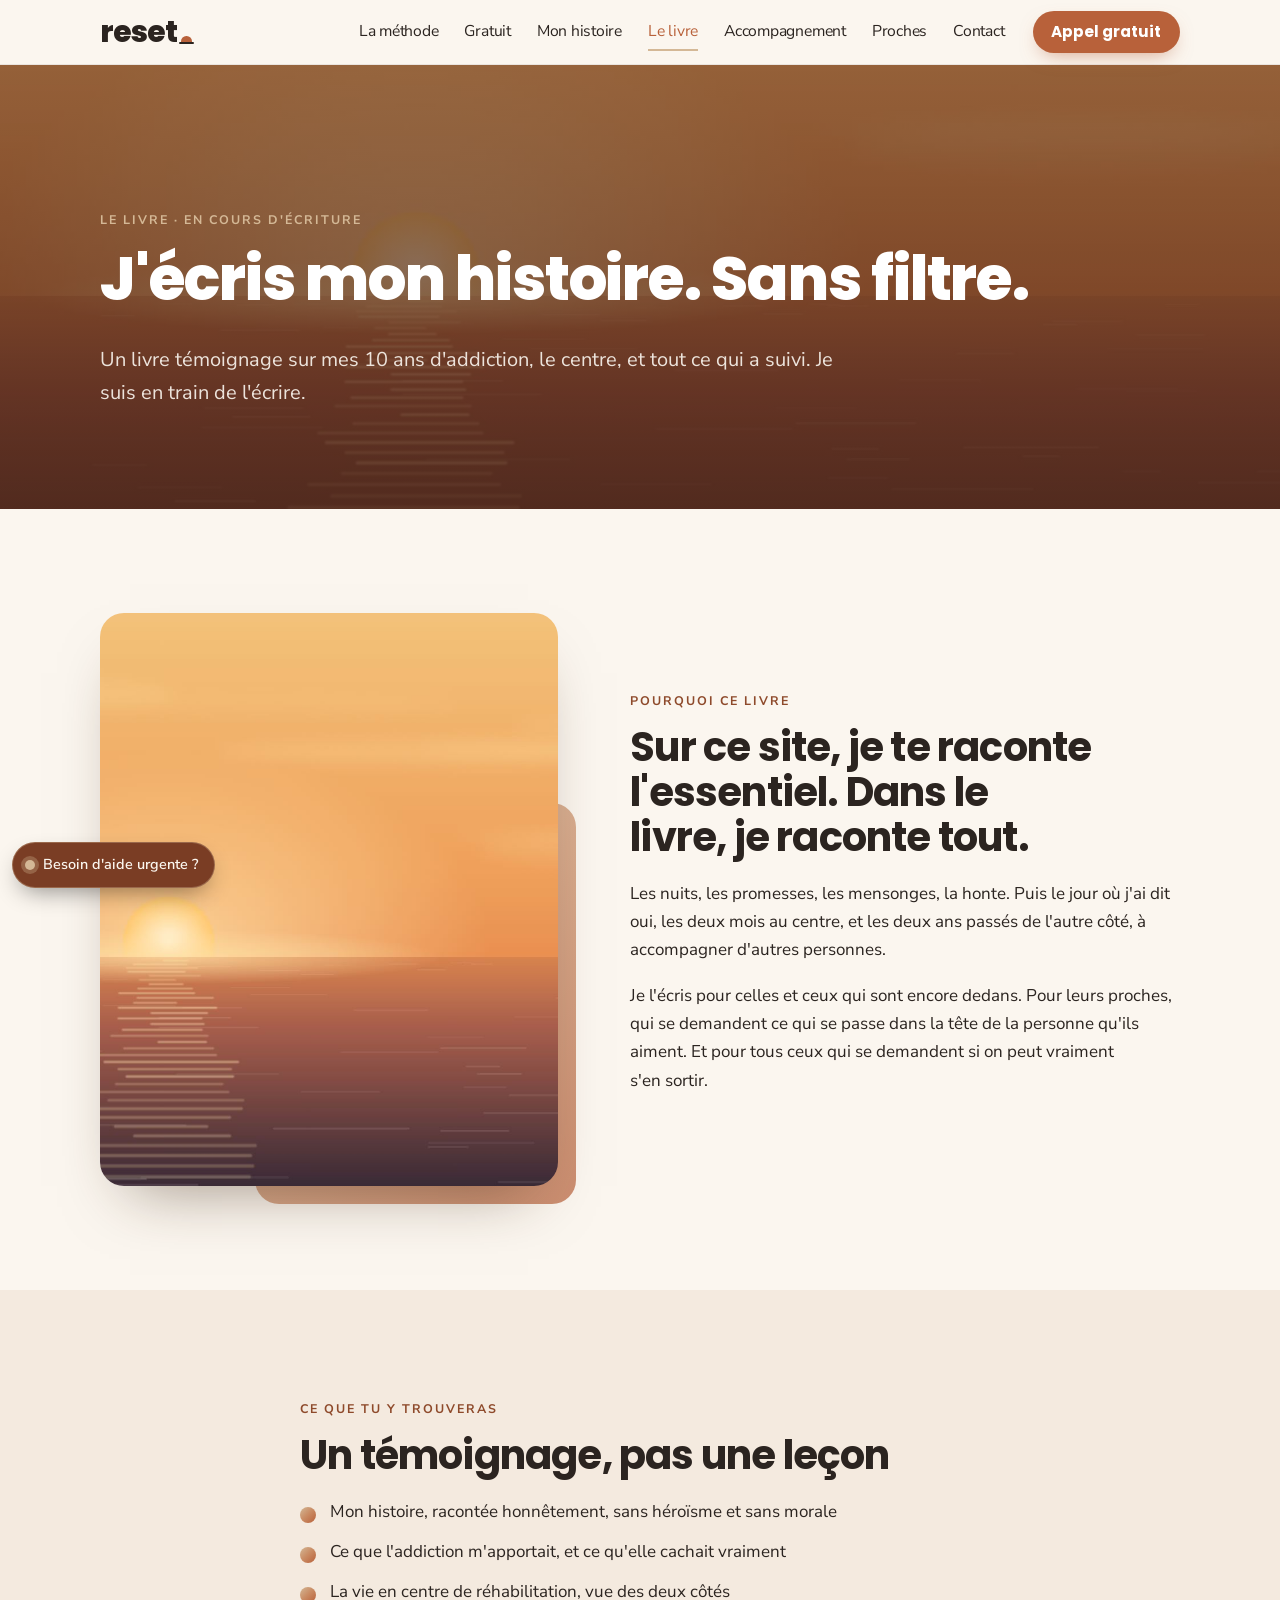
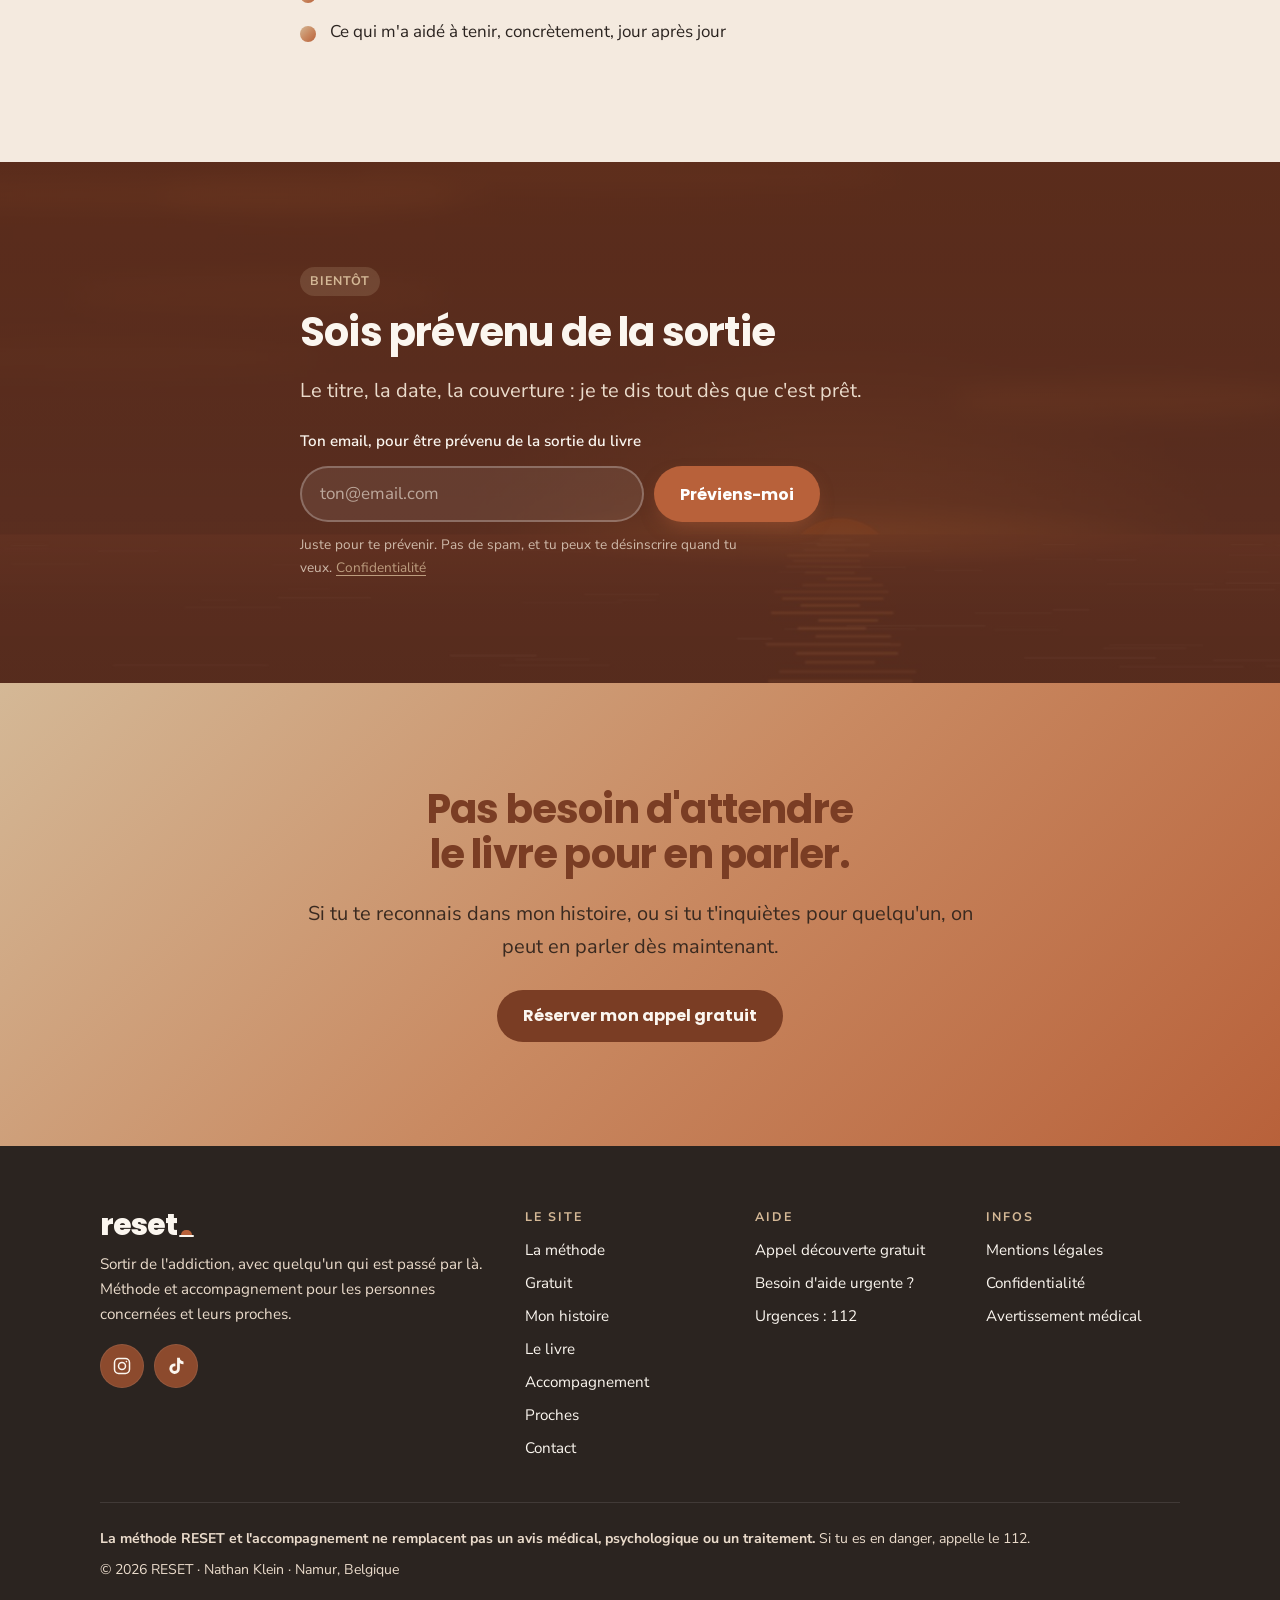
<file: livre/index.html>
<!doctype html>
<html lang="fr">
<head>
  <meta charset="utf-8">
  <meta name="viewport" content="width=device-width, initial-scale=1">
  <title>Mon livre témoignage sur l'addiction, en cours d'écriture | RESET</title>
  <meta name="description" content="Nathan, fondateur de RESET, écrit un livre témoignage : 10 ans d'addiction, un centre de réhabilitation, et le chemin pour en sortir. Laisse ton email pour être prévenu de sa sortie.">
  <link rel="canonical" href="https://resetlibre.be/livre/">
  <link rel="alternate" hreflang="fr" href="https://resetlibre.be/livre/">
  <!-- Version anglaise plus tard : <link rel="alternate" hreflang="en" href="https://resetlibre.be/en/livre/"> -->
  <meta property="og:type" content="website">
  <meta property="og:locale" content="fr_BE">
  <meta property="og:site_name" content="RESET">
  <meta property="og:title" content="Mon livre témoignage sur l'addiction, en cours d'écriture | RESET">
  <meta property="og:description" content="Nathan, fondateur de RESET, écrit un livre témoignage : 10 ans d'addiction, un centre de réhabilitation, et le chemin pour en sortir. Laisse ton email pour être prévenu de sa sortie.">
  <meta property="og:url" content="https://resetlibre.be/livre/">
  <meta property="og:image" content="https://resetlibre.be/assets/img/og-image.jpg">
  <meta name="twitter:card" content="summary_large_image">
  <meta name="theme-color" content="#7A3D24">
  <link rel="icon" href="/assets/img/favicon.svg" type="image/svg+xml">
  <link rel="preload" href="/assets/fonts/poppins-800.woff2" as="font" type="font/woff2" crossorigin>
  <link rel="stylesheet" href="/assets/css/style.css">
</head>
<body>
<a class="skip-link" href="#contenu">Aller au contenu</a>
<header class="site-header">
  <div class="container header-inner">
    <a class="logo" href="/" aria-label="RESET, retour à l'accueil"><span class="logo-word">reset</span><span class="logo-sun" aria-hidden="true"></span></a>
    <button class="nav-toggle" type="button" aria-expanded="false" aria-controls="menu"><span class="nav-toggle-bar"></span><span class="sr-only">Ouvrir le menu</span></button>
    <nav id="menu" class="site-nav" aria-label="Menu principal">
      <ul>
        <li><a href="/methode/">La méthode</a></li>
        <li><a href="/gratuit/">Gratuit</a></li>
        <li><a href="/mon-histoire/">Mon histoire</a></li>
        <li><a href="/livre/">Le livre</a></li>
        <li><a href="/accompagnement/">Accompagnement</a></li>
        <li><a href="/proches/">Proches</a></li>
        <li><a href="/contact/">Contact</a></li>
      </ul>
      <a class="btn btn-primary btn-sm" href="https://tally.so/r/44M0qY" target="_blank" rel="noopener">Appel gratuit</a>
    </nav>
  </div>
</header>
<main id="contenu">
<section class="page-hero">
  <div class="container">
    <span class="eyebrow">Le livre · En cours d'écriture</span>
    <h1>J'écris mon histoire. Sans filtre.</h1>
    <p class="lead">Un livre témoignage sur mes 10 ans d'addiction, le centre, et tout ce qui a suivi. Je suis en train de l'écrire.</p>
  </div>
</section>

<section class="section">
  <div class="container split">
    <div class="split-media split-media--sun">
      <img src="/assets/img/coucher-soleil.jpg" alt="Coucher de soleil sur l'océan" width="1600" height="1000" loading="lazy" style="aspect-ratio:4/5">
    </div>
    <div>
      <span class="eyebrow">Pourquoi ce livre</span>
      <h2>Sur ce site, je te raconte l'essentiel. Dans le livre, je raconte tout.</h2>
      <p>Les nuits, les promesses, les mensonges, la honte. Puis le jour où j'ai dit oui, les deux mois au centre, et les deux ans passés de l'autre côté, à accompagner d'autres personnes.</p>
      <p>Je l'écris pour celles et ceux qui sont encore dedans. Pour leurs proches, qui se demandent ce qui se passe dans la tête de la personne qu'ils aiment. Et pour tous ceux qui se demandent si on peut vraiment s'en sortir.</p>
    </div>
  </div>
</section>

<section class="section section--sand">
  <div class="container narrow">
    <span class="eyebrow">Ce que tu y trouveras</span>
    <h2>Un témoignage, pas une leçon</h2>
    <ul class="check-list">
      <li>Mon histoire, racontée honnêtement, sans héroïsme et sans morale</li>
      <li>Ce que l'addiction m'apportait, et ce qu'elle cachait vraiment</li>
      <li>La vie en centre de réhabilitation, vue des deux côtés</li>
      <li>Ce qui m'a aidé à tenir, concrètement, jour après jour</li>
    </ul>
  </div>
</section>

<section class="section section--dark section--image" style="background-image:linear-gradient(180deg,rgba(98,46,26,.9),rgba(98,46,26,.82)),url('/assets/img/ocean-nuit.jpg')">
  <div class="container narrow">
    <span class="tag">Bientôt</span>
    <h2>Sois prévenu de la sortie</h2>
    <p class="lead">Le titre, la date, la couverture : je te dis tout dès que c'est prêt.</p>
    <form class="notify-form" name="bientot" method="POST" action="/merci/" data-netlify="true" netlify-honeypot="bot-field">
  <input type="hidden" name="form-name" value="bientot">
  <input type="hidden" name="interet" value="livre">
  <p class="hidden-field"><label>Ne pas remplir : <input name="bot-field"></label></p>
  <label for="notify-email-livre">Ton email, pour être prévenu de la sortie du livre</label>
  <div class="notify-row">
    <input id="notify-email-livre" type="email" name="email" required autocomplete="email" placeholder="ton@email.com">
    <button class="btn btn-primary" type="submit">Préviens-moi</button>
  </div>
  <p class="small">Juste pour te prévenir. Pas de spam, et tu peux te désinscrire quand tu veux. <a href="/confidentialite/">Confidentialité</a></p>
</form>
  </div>
</section>

<section class="section section--sun center">
  <div class="container narrow">
    <h2>Pas besoin d'attendre le livre pour en parler.</h2>
    <p class="lead" style="color:#3A2A20">Si tu te reconnais dans mon histoire, ou si tu t'inquiètes pour quelqu'un, on peut en parler dès maintenant.</p>
    <div class="btn-row"><a class="btn btn-dark" href="https://tally.so/r/44M0qY" target="_blank" rel="noopener">Réserver mon appel gratuit</a></div>
  </div>
</section>
</main>
<footer class="site-footer">
  <div class="container">
    <div class="footer-grid">
      <div class="footer-brand">
        <a class="logo" href="/" aria-label="RESET, retour à l'accueil"><span class="logo-word">reset</span><span class="logo-sun" aria-hidden="true"></span></a>
        <p>Sortir de l'addiction, avec quelqu'un qui est passé par là. Méthode et accompagnement pour les personnes concernées et leurs proches.</p>
        <div class="socials">
          <a href="https://www.instagram.com/reset.libre/" target="_blank" rel="noopener" aria-label="RESET sur Instagram"><svg viewBox="0 0 24 24" aria-hidden="true" style="fill:none;stroke:currentColor;stroke-width:1.8"><rect x="3" y="3" width="18" height="18" rx="5"/><circle cx="12" cy="12" r="4.2"/><circle cx="17.3" cy="6.7" r="1" style="fill:currentColor;stroke:none"/></svg></a>
          <a href="https://www.tiktok.com/@reset.libre" target="_blank" rel="noopener" aria-label="RESET sur TikTok"><svg viewBox="0 0 24 24" aria-hidden="true" style="fill:currentColor"><path d="M16.6 2h-3.3v13.2a2.9 2.9 0 1 1-2.9-2.9c.3 0 .6 0 .9.1V9a6.3 6.3 0 1 0 5.3 6.2V8.6a8 8 0 0 0 4.4 1.3V6.6a4.4 4.4 0 0 1-4.4-4.6z"/></svg></a>
        </div>
      </div>
      <div>
        <h2>Le site</h2>
        <ul>
          <li><a href="/methode/">La méthode</a></li>
        <li><a href="/gratuit/">Gratuit</a></li>
          <li><a href="/mon-histoire/">Mon histoire</a></li>
        <li><a href="/livre/">Le livre</a></li>
          <li><a href="/accompagnement/">Accompagnement</a></li>
          <li><a href="/proches/">Proches</a></li>
          <li><a href="/contact/">Contact</a></li>
        </ul>
      </div>
      <div>
        <h2>Aide</h2>
        <ul>
          <li><a href="https://tally.so/r/44M0qY" target="_blank" rel="noopener">Appel découverte gratuit</a></li>
          <li><a href="/aide-urgente/">Besoin d'aide urgente ?</a></li>
          <li><a href="tel:112">Urgences : 112</a></li>
        </ul>
      </div>
      <div>
        <h2>Infos</h2>
        <ul>
          <li><a href="/mentions-legales/">Mentions légales</a></li>
          <li><a href="/confidentialite/">Confidentialité</a></li>
          <li><a href="/mentions-legales/#avertissement">Avertissement médical</a></li>
        </ul>
      </div>
    </div>
    <div class="footer-disclaimer">
      <p><strong>La méthode RESET et l'accompagnement ne remplacent pas un avis médical, psychologique ou un traitement.</strong> Si tu es en danger, appelle le 112.</p>
      <p>© 2026 RESET · Nathan Klein · Namur, Belgique</p>
    </div>
  </div>
</footer>
<a class="urgent-pill" href="/aide-urgente/" data-urgent><span class="dot" aria-hidden="true"></span>Besoin d'aide urgente ?</a>
<script src="/assets/js/main.js" defer></script>
</body>
</html>
</file>
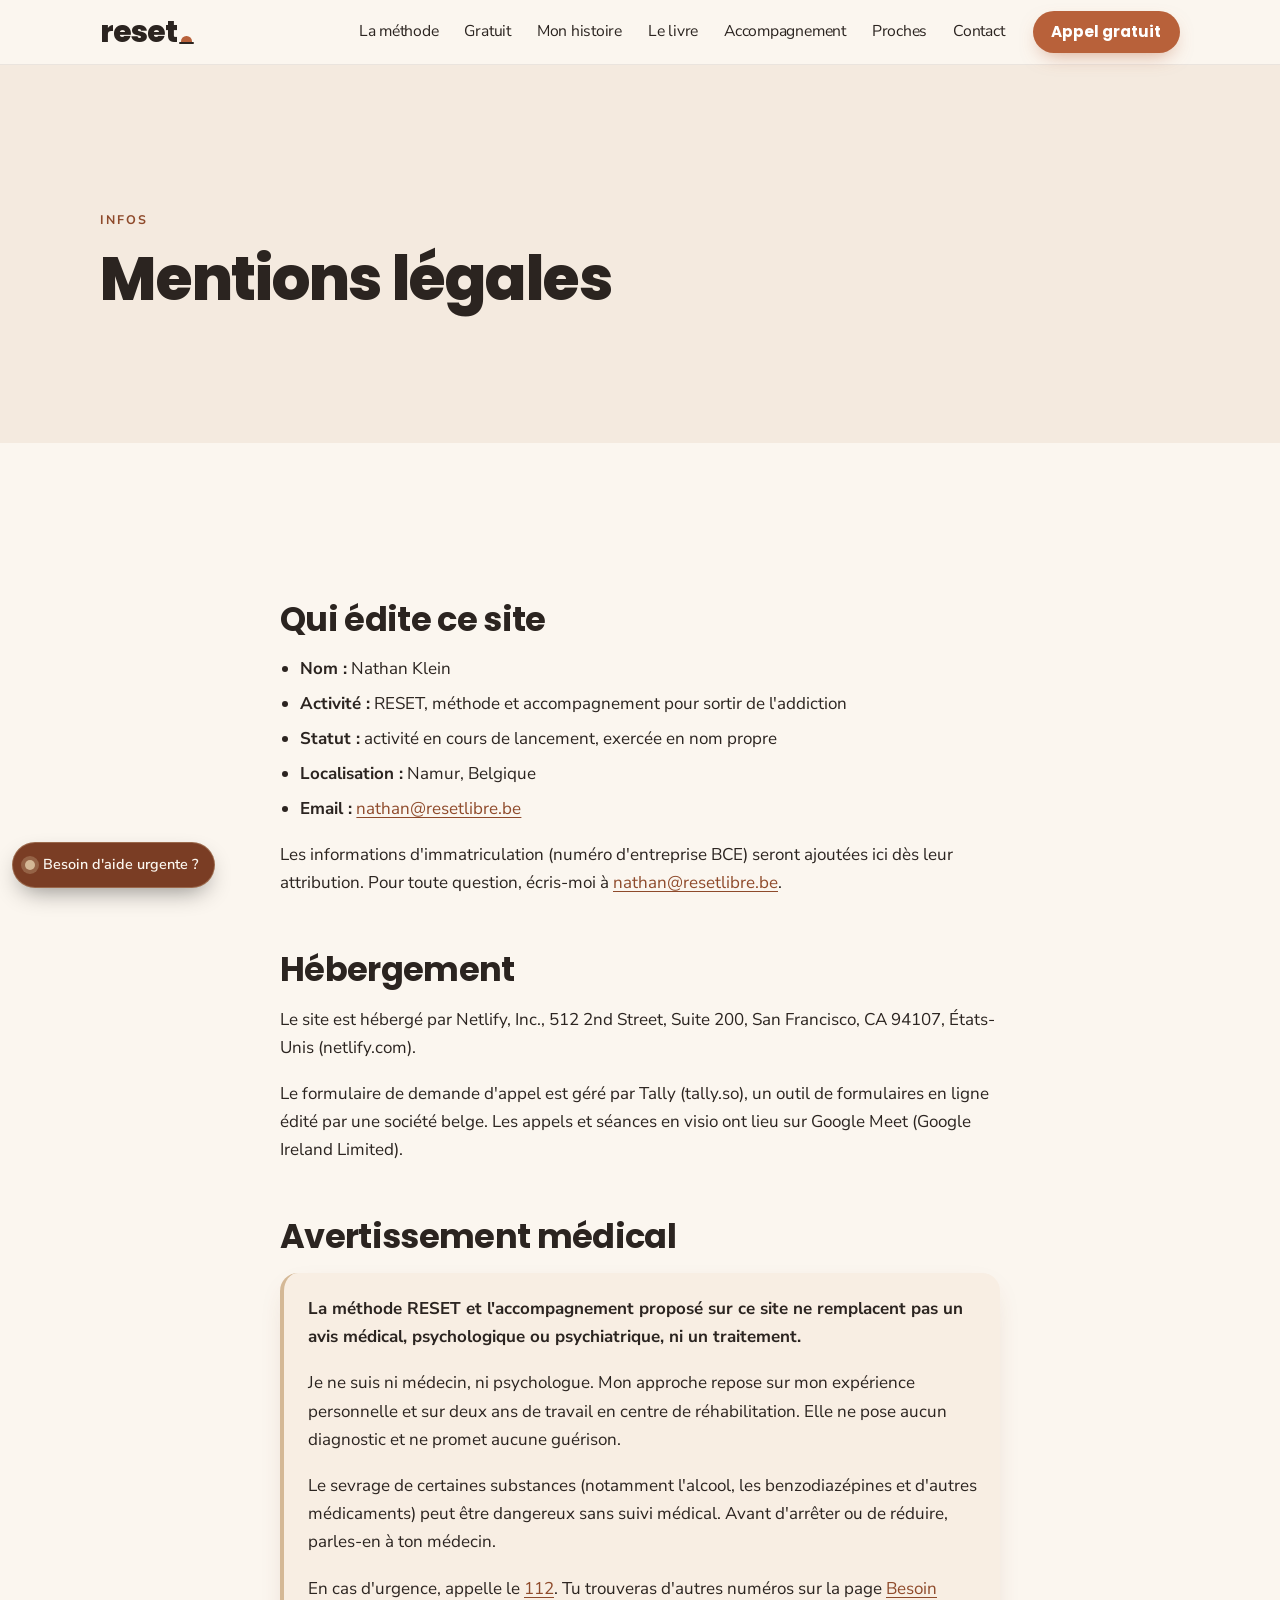
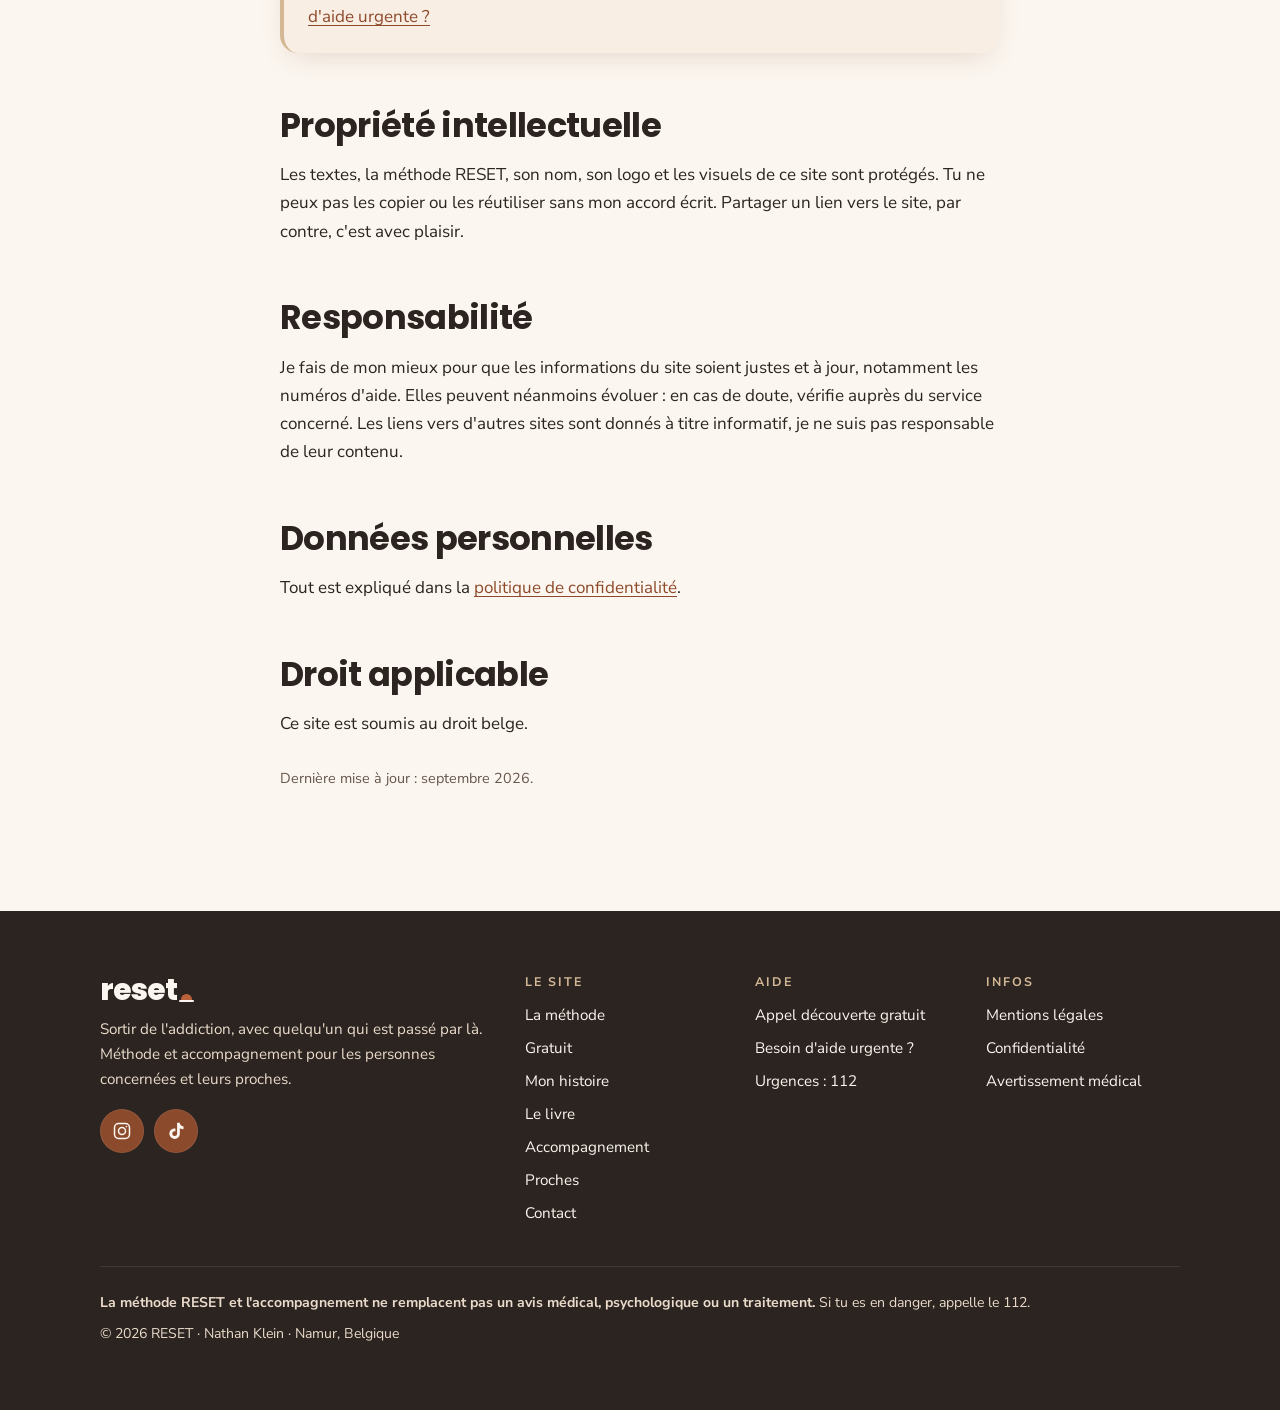
<file: mentions-legales/index.html>
<!doctype html>
<html lang="fr">
<head>
  <meta charset="utf-8">
  <meta name="viewport" content="width=device-width, initial-scale=1">
  <title>Mentions légales et avertissement médical | RESET</title>
  <meta name="description" content="Mentions légales du site RESET et avertissement : la méthode RESET ne remplace pas un avis médical.">
  <link rel="canonical" href="https://resetlibre.be/mentions-legales/">
  <link rel="alternate" hreflang="fr" href="https://resetlibre.be/mentions-legales/">
  <!-- Version anglaise plus tard : <link rel="alternate" hreflang="en" href="https://resetlibre.be/en/mentions-legales/"> -->
  <meta property="og:type" content="website">
  <meta property="og:locale" content="fr_BE">
  <meta property="og:site_name" content="RESET">
  <meta property="og:title" content="Mentions légales et avertissement médical | RESET">
  <meta property="og:description" content="Mentions légales du site RESET et avertissement : la méthode RESET ne remplace pas un avis médical.">
  <meta property="og:url" content="https://resetlibre.be/mentions-legales/">
  <meta property="og:image" content="https://resetlibre.be/assets/img/og-image.jpg">
  <meta name="twitter:card" content="summary_large_image">
  <meta name="theme-color" content="#7A3D24">
  <link rel="icon" href="/assets/img/favicon.svg" type="image/svg+xml">
  <link rel="preload" href="/assets/fonts/poppins-800.woff2" as="font" type="font/woff2" crossorigin>
  <link rel="stylesheet" href="/assets/css/style.css">
</head>
<body>
<a class="skip-link" href="#contenu">Aller au contenu</a>
<header class="site-header">
  <div class="container header-inner">
    <a class="logo" href="/" aria-label="RESET, retour à l'accueil"><span class="logo-word">reset</span><span class="logo-sun" aria-hidden="true"></span></a>
    <button class="nav-toggle" type="button" aria-expanded="false" aria-controls="menu"><span class="nav-toggle-bar"></span><span class="sr-only">Ouvrir le menu</span></button>
    <nav id="menu" class="site-nav" aria-label="Menu principal">
      <ul>
        <li><a href="/methode/">La méthode</a></li>
        <li><a href="/gratuit/">Gratuit</a></li>
        <li><a href="/mon-histoire/">Mon histoire</a></li>
        <li><a href="/livre/">Le livre</a></li>
        <li><a href="/accompagnement/">Accompagnement</a></li>
        <li><a href="/proches/">Proches</a></li>
        <li><a href="/contact/">Contact</a></li>
      </ul>
      <a class="btn btn-primary btn-sm" href="https://tally.so/r/44M0qY" target="_blank" rel="noopener">Appel gratuit</a>
    </nav>
  </div>
</header>
<main id="contenu">
<section class="page-hero page-hero--plain">
  <div class="container">
    <span class="eyebrow">Infos</span>
    <h1>Mentions légales</h1>
  </div>
</section>

<section class="section">
  <div class="container prose">
    <h2>Qui édite ce site</h2>
    <ul>
      <li><strong>Nom :</strong> Nathan Klein</li>
      <li><strong>Activité :</strong> RESET, méthode et accompagnement pour sortir de l'addiction</li>
      <li><strong>Statut :</strong> activité en cours de lancement, exercée en nom propre</li>
      <li><strong>Localisation :</strong> Namur, Belgique</li>
      <li><strong>Email :</strong> <a href="mailto:nathan@resetlibre.be">nathan@resetlibre.be</a></li>
    </ul>
    <p>Les informations d'immatriculation (numéro d'entreprise BCE) seront ajoutées ici dès leur attribution. Pour toute question, écris-moi à <a href="mailto:nathan@resetlibre.be">nathan@resetlibre.be</a>.</p>

    <h2>Hébergement</h2>
    <p>Le site est hébergé par Netlify, Inc., 512 2nd Street, Suite 200, San Francisco, CA 94107, États-Unis (netlify.com).</p>
    <p>Le formulaire de demande d'appel est géré par Tally (tally.so), un outil de formulaires en ligne édité par une société belge. Les appels et séances en visio ont lieu sur Google Meet (Google Ireland Limited).</p>

    <h2 id="avertissement">Avertissement médical</h2>
    <div class="notice notice--warm">
      <p><strong>La méthode RESET et l'accompagnement proposé sur ce site ne remplacent pas un avis médical, psychologique ou psychiatrique, ni un traitement.</strong></p>
      <p>Je ne suis ni médecin, ni psychologue. Mon approche repose sur mon expérience personnelle et sur deux ans de travail en centre de réhabilitation. Elle ne pose aucun diagnostic et ne promet aucune guérison.</p>
      <p>Le sevrage de certaines substances (notamment l'alcool, les benzodiazépines et d'autres médicaments) peut être dangereux sans suivi médical. Avant d'arrêter ou de réduire, parles-en à ton médecin.</p>
      <p>En cas d'urgence, appelle le <a href="tel:112">112</a>. Tu trouveras d'autres numéros sur la page <a href="/aide-urgente/">Besoin d'aide urgente ?</a></p>
    </div>

    <h2>Propriété intellectuelle</h2>
    <p>Les textes, la méthode RESET, son nom, son logo et les visuels de ce site sont protégés. Tu ne peux pas les copier ou les réutiliser sans mon accord écrit. Partager un lien vers le site, par contre, c'est avec plaisir.</p>

    <h2>Responsabilité</h2>
    <p>Je fais de mon mieux pour que les informations du site soient justes et à jour, notamment les numéros d'aide. Elles peuvent néanmoins évoluer : en cas de doute, vérifie auprès du service concerné. Les liens vers d'autres sites sont donnés à titre informatif, je ne suis pas responsable de leur contenu.</p>

    <h2>Données personnelles</h2>
    <p>Tout est expliqué dans la <a href="/confidentialite/">politique de confidentialité</a>.</p>

    <h2>Droit applicable</h2>
    <p>Ce site est soumis au droit belge.</p>

    <p style="margin-top:2em;font-size:.9rem;color:var(--ink-soft)">Dernière mise à jour : septembre 2026.</p>
  </div>
</section>
</main>
<footer class="site-footer">
  <div class="container">
    <div class="footer-grid">
      <div class="footer-brand">
        <a class="logo" href="/" aria-label="RESET, retour à l'accueil"><span class="logo-word">reset</span><span class="logo-sun" aria-hidden="true"></span></a>
        <p>Sortir de l'addiction, avec quelqu'un qui est passé par là. Méthode et accompagnement pour les personnes concernées et leurs proches.</p>
        <div class="socials">
          <a href="https://www.instagram.com/reset.libre/" target="_blank" rel="noopener" aria-label="RESET sur Instagram"><svg viewBox="0 0 24 24" aria-hidden="true" style="fill:none;stroke:currentColor;stroke-width:1.8"><rect x="3" y="3" width="18" height="18" rx="5"/><circle cx="12" cy="12" r="4.2"/><circle cx="17.3" cy="6.7" r="1" style="fill:currentColor;stroke:none"/></svg></a>
          <a href="https://www.tiktok.com/@reset.libre" target="_blank" rel="noopener" aria-label="RESET sur TikTok"><svg viewBox="0 0 24 24" aria-hidden="true" style="fill:currentColor"><path d="M16.6 2h-3.3v13.2a2.9 2.9 0 1 1-2.9-2.9c.3 0 .6 0 .9.1V9a6.3 6.3 0 1 0 5.3 6.2V8.6a8 8 0 0 0 4.4 1.3V6.6a4.4 4.4 0 0 1-4.4-4.6z"/></svg></a>
        </div>
      </div>
      <div>
        <h2>Le site</h2>
        <ul>
          <li><a href="/methode/">La méthode</a></li>
        <li><a href="/gratuit/">Gratuit</a></li>
          <li><a href="/mon-histoire/">Mon histoire</a></li>
        <li><a href="/livre/">Le livre</a></li>
          <li><a href="/accompagnement/">Accompagnement</a></li>
          <li><a href="/proches/">Proches</a></li>
          <li><a href="/contact/">Contact</a></li>
        </ul>
      </div>
      <div>
        <h2>Aide</h2>
        <ul>
          <li><a href="https://tally.so/r/44M0qY" target="_blank" rel="noopener">Appel découverte gratuit</a></li>
          <li><a href="/aide-urgente/">Besoin d'aide urgente ?</a></li>
          <li><a href="tel:112">Urgences : 112</a></li>
        </ul>
      </div>
      <div>
        <h2>Infos</h2>
        <ul>
          <li><a href="/mentions-legales/">Mentions légales</a></li>
          <li><a href="/confidentialite/">Confidentialité</a></li>
          <li><a href="/mentions-legales/#avertissement">Avertissement médical</a></li>
        </ul>
      </div>
    </div>
    <div class="footer-disclaimer">
      <p><strong>La méthode RESET et l'accompagnement ne remplacent pas un avis médical, psychologique ou un traitement.</strong> Si tu es en danger, appelle le 112.</p>
      <p>© 2026 RESET · Nathan Klein · Namur, Belgique</p>
    </div>
  </div>
</footer>
<a class="urgent-pill" href="/aide-urgente/" data-urgent><span class="dot" aria-hidden="true"></span>Besoin d'aide urgente ?</a>
<script src="/assets/js/main.js" defer></script>
</body>
</html>
</file>
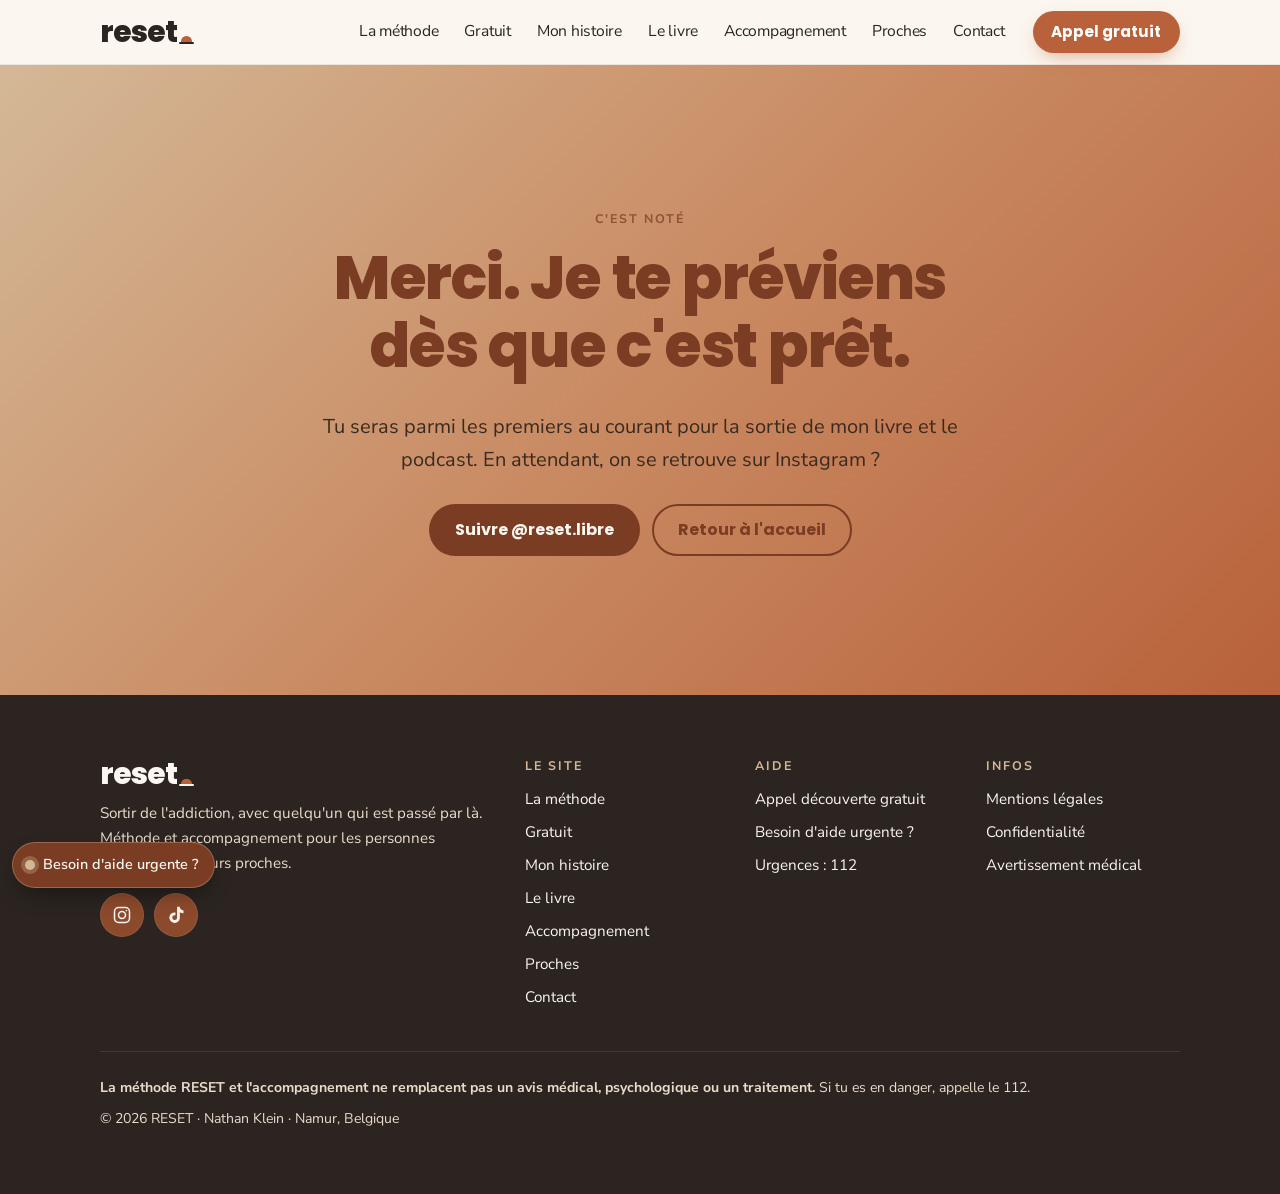
<file: merci/index.html>
<!doctype html>
<html lang="fr">
<head>
  <meta charset="utf-8">
  <meta name="viewport" content="width=device-width, initial-scale=1">
  <title>Merci ! | RESET</title>
  <meta name="description" content="Merci, ton inscription est bien enregistrée.">
  <meta name="robots" content="noindex">
  <link rel="canonical" href="https://resetlibre.be/merci/">
  <link rel="alternate" hreflang="fr" href="https://resetlibre.be/merci/">
  <!-- Version anglaise plus tard : <link rel="alternate" hreflang="en" href="https://resetlibre.be/en/merci/"> -->
  <meta property="og:type" content="website">
  <meta property="og:locale" content="fr_BE">
  <meta property="og:site_name" content="RESET">
  <meta property="og:title" content="Merci ! | RESET">
  <meta property="og:description" content="Merci, ton inscription est bien enregistrée.">
  <meta property="og:url" content="https://resetlibre.be/merci/">
  <meta property="og:image" content="https://resetlibre.be/assets/img/og-image.jpg">
  <meta name="twitter:card" content="summary_large_image">
  <meta name="theme-color" content="#7A3D24">
  <link rel="icon" href="/assets/img/favicon.svg" type="image/svg+xml">
  <link rel="preload" href="/assets/fonts/poppins-800.woff2" as="font" type="font/woff2" crossorigin>
  <link rel="stylesheet" href="/assets/css/style.css">
</head>
<body>
<a class="skip-link" href="#contenu">Aller au contenu</a>
<header class="site-header">
  <div class="container header-inner">
    <a class="logo" href="/" aria-label="RESET, retour à l'accueil"><span class="logo-word">reset</span><span class="logo-sun" aria-hidden="true"></span></a>
    <button class="nav-toggle" type="button" aria-expanded="false" aria-controls="menu"><span class="nav-toggle-bar"></span><span class="sr-only">Ouvrir le menu</span></button>
    <nav id="menu" class="site-nav" aria-label="Menu principal">
      <ul>
        <li><a href="/methode/">La méthode</a></li>
        <li><a href="/gratuit/">Gratuit</a></li>
        <li><a href="/mon-histoire/">Mon histoire</a></li>
        <li><a href="/livre/">Le livre</a></li>
        <li><a href="/accompagnement/">Accompagnement</a></li>
        <li><a href="/proches/">Proches</a></li>
        <li><a href="/contact/">Contact</a></li>
      </ul>
      <a class="btn btn-primary btn-sm" href="https://tally.so/r/44M0qY" target="_blank" rel="noopener">Appel gratuit</a>
    </nav>
  </div>
</header>
<main id="contenu">
<section class="section section--sun center" style="min-height:70svh;display:flex;align-items:center">
  <div class="container narrow">
    <span class="eyebrow">C'est noté</span>
    <h1>Merci. Je te préviens dès que c'est prêt.</h1>
    <p class="lead" style="color:#3A2A20">Tu seras parmi les premiers au courant pour la sortie de mon livre et le podcast. En attendant, on se retrouve sur Instagram ?</p>
    <div class="btn-row">
      <a class="btn btn-dark" href="https://www.instagram.com/reset.libre/" target="_blank" rel="noopener">Suivre @reset.libre</a>
      <a class="btn btn-ghost" href="/">Retour à l'accueil</a>
    </div>
  </div>
</section>
</main>
<footer class="site-footer">
  <div class="container">
    <div class="footer-grid">
      <div class="footer-brand">
        <a class="logo" href="/" aria-label="RESET, retour à l'accueil"><span class="logo-word">reset</span><span class="logo-sun" aria-hidden="true"></span></a>
        <p>Sortir de l'addiction, avec quelqu'un qui est passé par là. Méthode et accompagnement pour les personnes concernées et leurs proches.</p>
        <div class="socials">
          <a href="https://www.instagram.com/reset.libre/" target="_blank" rel="noopener" aria-label="RESET sur Instagram"><svg viewBox="0 0 24 24" aria-hidden="true" style="fill:none;stroke:currentColor;stroke-width:1.8"><rect x="3" y="3" width="18" height="18" rx="5"/><circle cx="12" cy="12" r="4.2"/><circle cx="17.3" cy="6.7" r="1" style="fill:currentColor;stroke:none"/></svg></a>
          <a href="https://www.tiktok.com/@reset.libre" target="_blank" rel="noopener" aria-label="RESET sur TikTok"><svg viewBox="0 0 24 24" aria-hidden="true" style="fill:currentColor"><path d="M16.6 2h-3.3v13.2a2.9 2.9 0 1 1-2.9-2.9c.3 0 .6 0 .9.1V9a6.3 6.3 0 1 0 5.3 6.2V8.6a8 8 0 0 0 4.4 1.3V6.6a4.4 4.4 0 0 1-4.4-4.6z"/></svg></a>
        </div>
      </div>
      <div>
        <h2>Le site</h2>
        <ul>
          <li><a href="/methode/">La méthode</a></li>
        <li><a href="/gratuit/">Gratuit</a></li>
          <li><a href="/mon-histoire/">Mon histoire</a></li>
        <li><a href="/livre/">Le livre</a></li>
          <li><a href="/accompagnement/">Accompagnement</a></li>
          <li><a href="/proches/">Proches</a></li>
          <li><a href="/contact/">Contact</a></li>
        </ul>
      </div>
      <div>
        <h2>Aide</h2>
        <ul>
          <li><a href="https://tally.so/r/44M0qY" target="_blank" rel="noopener">Appel découverte gratuit</a></li>
          <li><a href="/aide-urgente/">Besoin d'aide urgente ?</a></li>
          <li><a href="tel:112">Urgences : 112</a></li>
        </ul>
      </div>
      <div>
        <h2>Infos</h2>
        <ul>
          <li><a href="/mentions-legales/">Mentions légales</a></li>
          <li><a href="/confidentialite/">Confidentialité</a></li>
          <li><a href="/mentions-legales/#avertissement">Avertissement médical</a></li>
        </ul>
      </div>
    </div>
    <div class="footer-disclaimer">
      <p><strong>La méthode RESET et l'accompagnement ne remplacent pas un avis médical, psychologique ou un traitement.</strong> Si tu es en danger, appelle le 112.</p>
      <p>© 2026 RESET · Nathan Klein · Namur, Belgique</p>
    </div>
  </div>
</footer>
<a class="urgent-pill" href="/aide-urgente/" data-urgent><span class="dot" aria-hidden="true"></span>Besoin d'aide urgente ?</a>
<script src="/assets/js/main.js" defer></script>
</body>
</html>
</file>
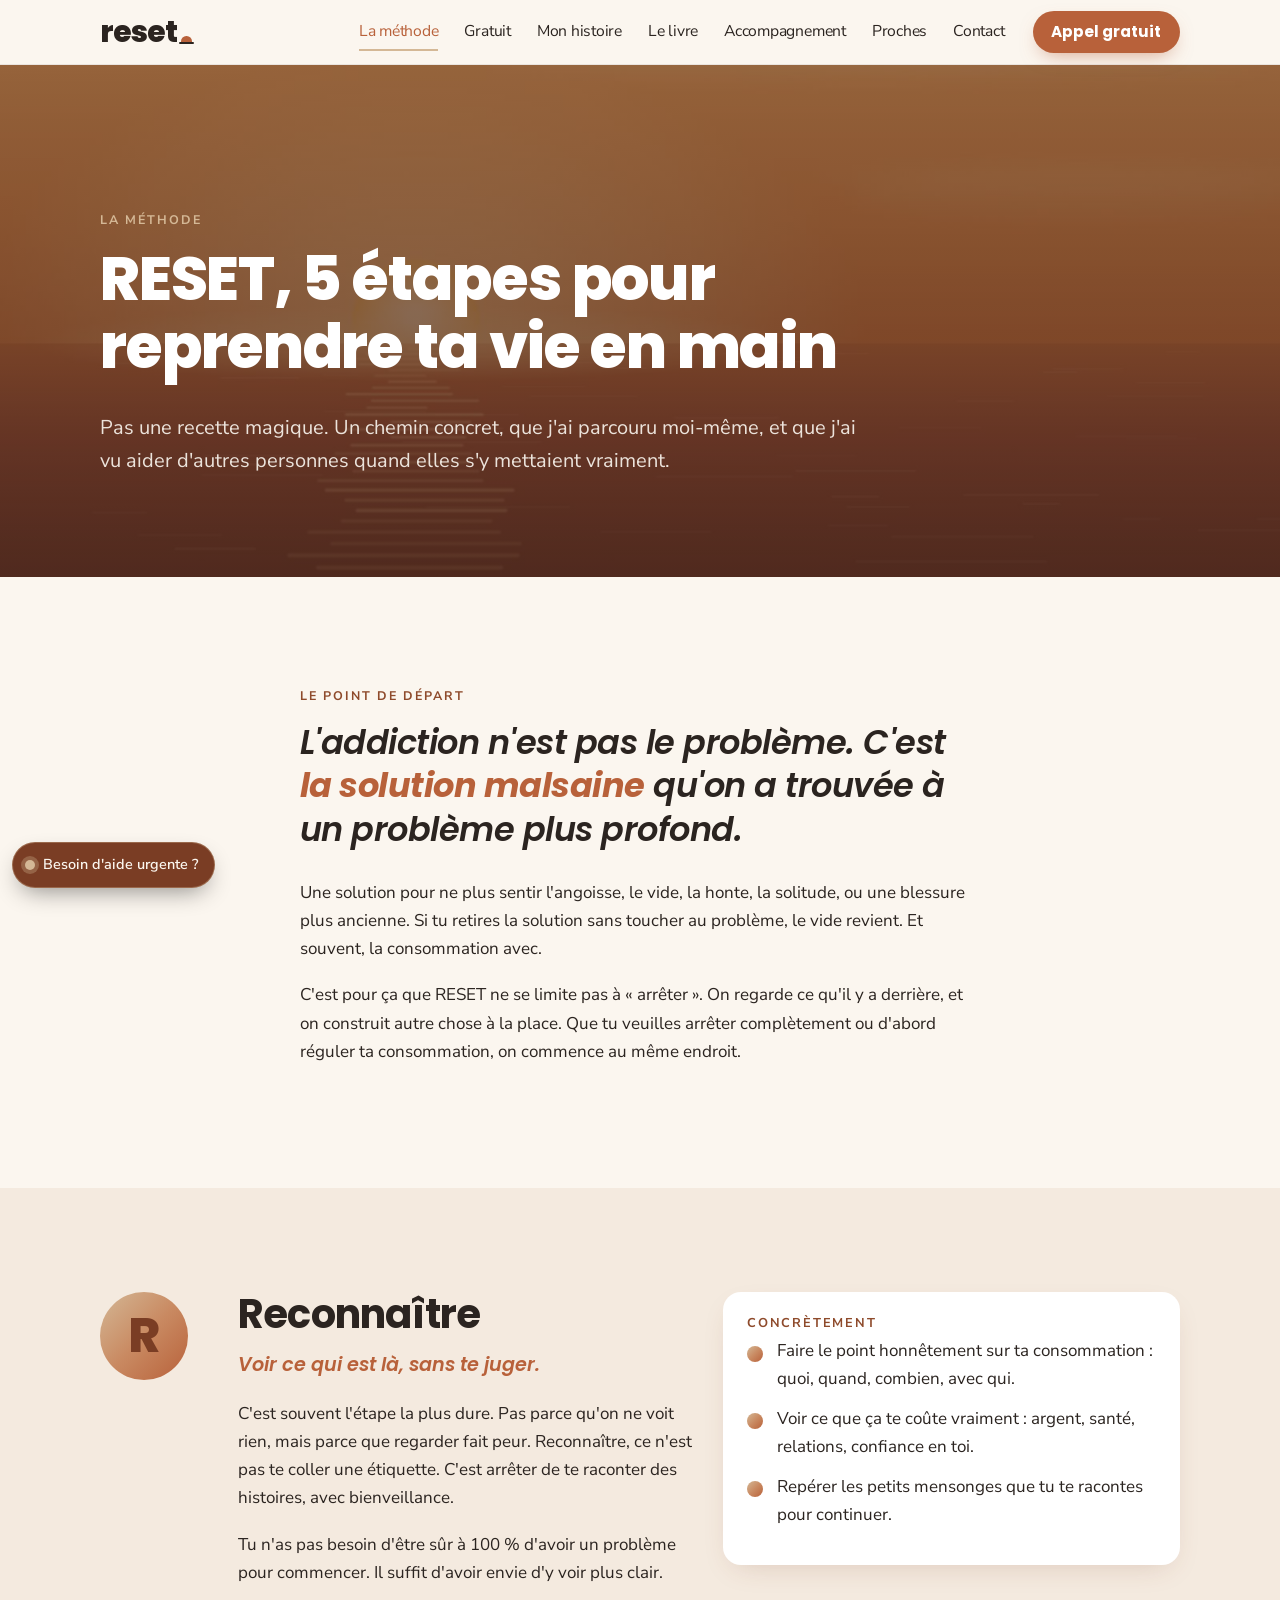
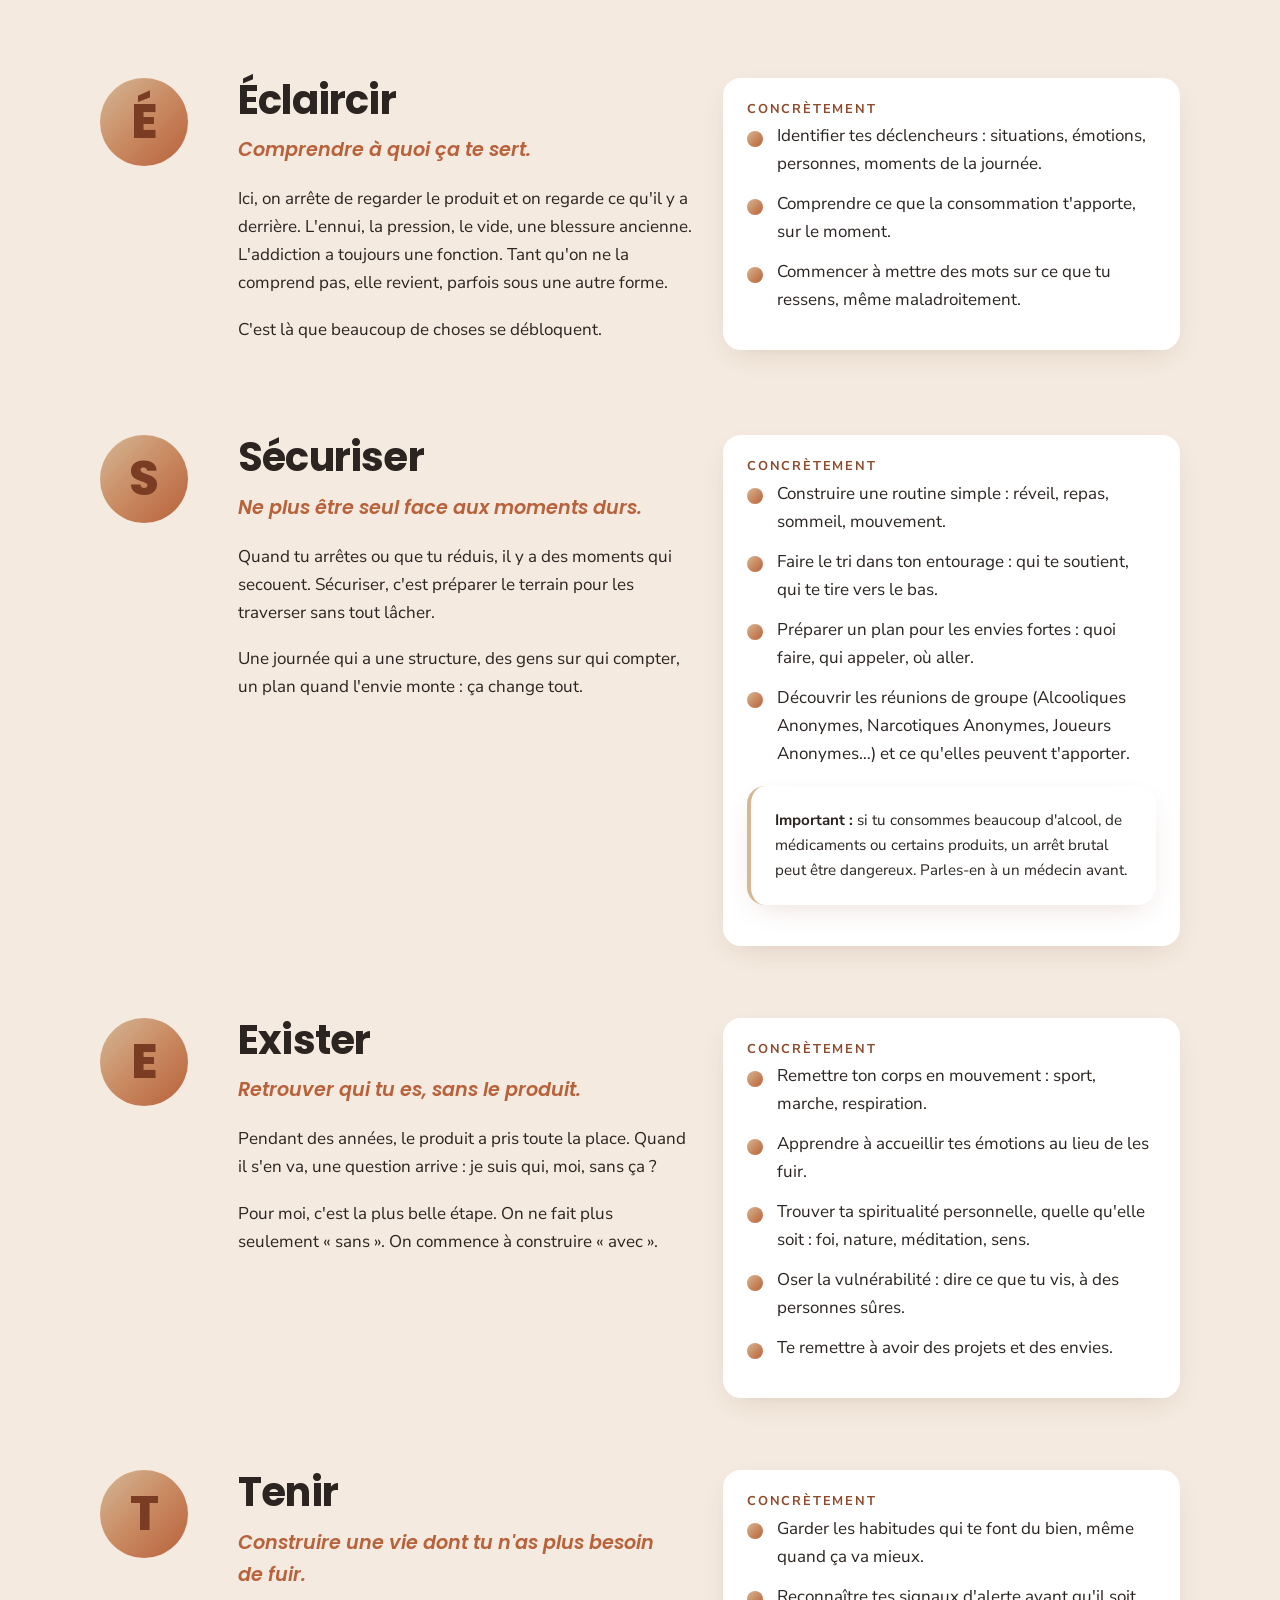
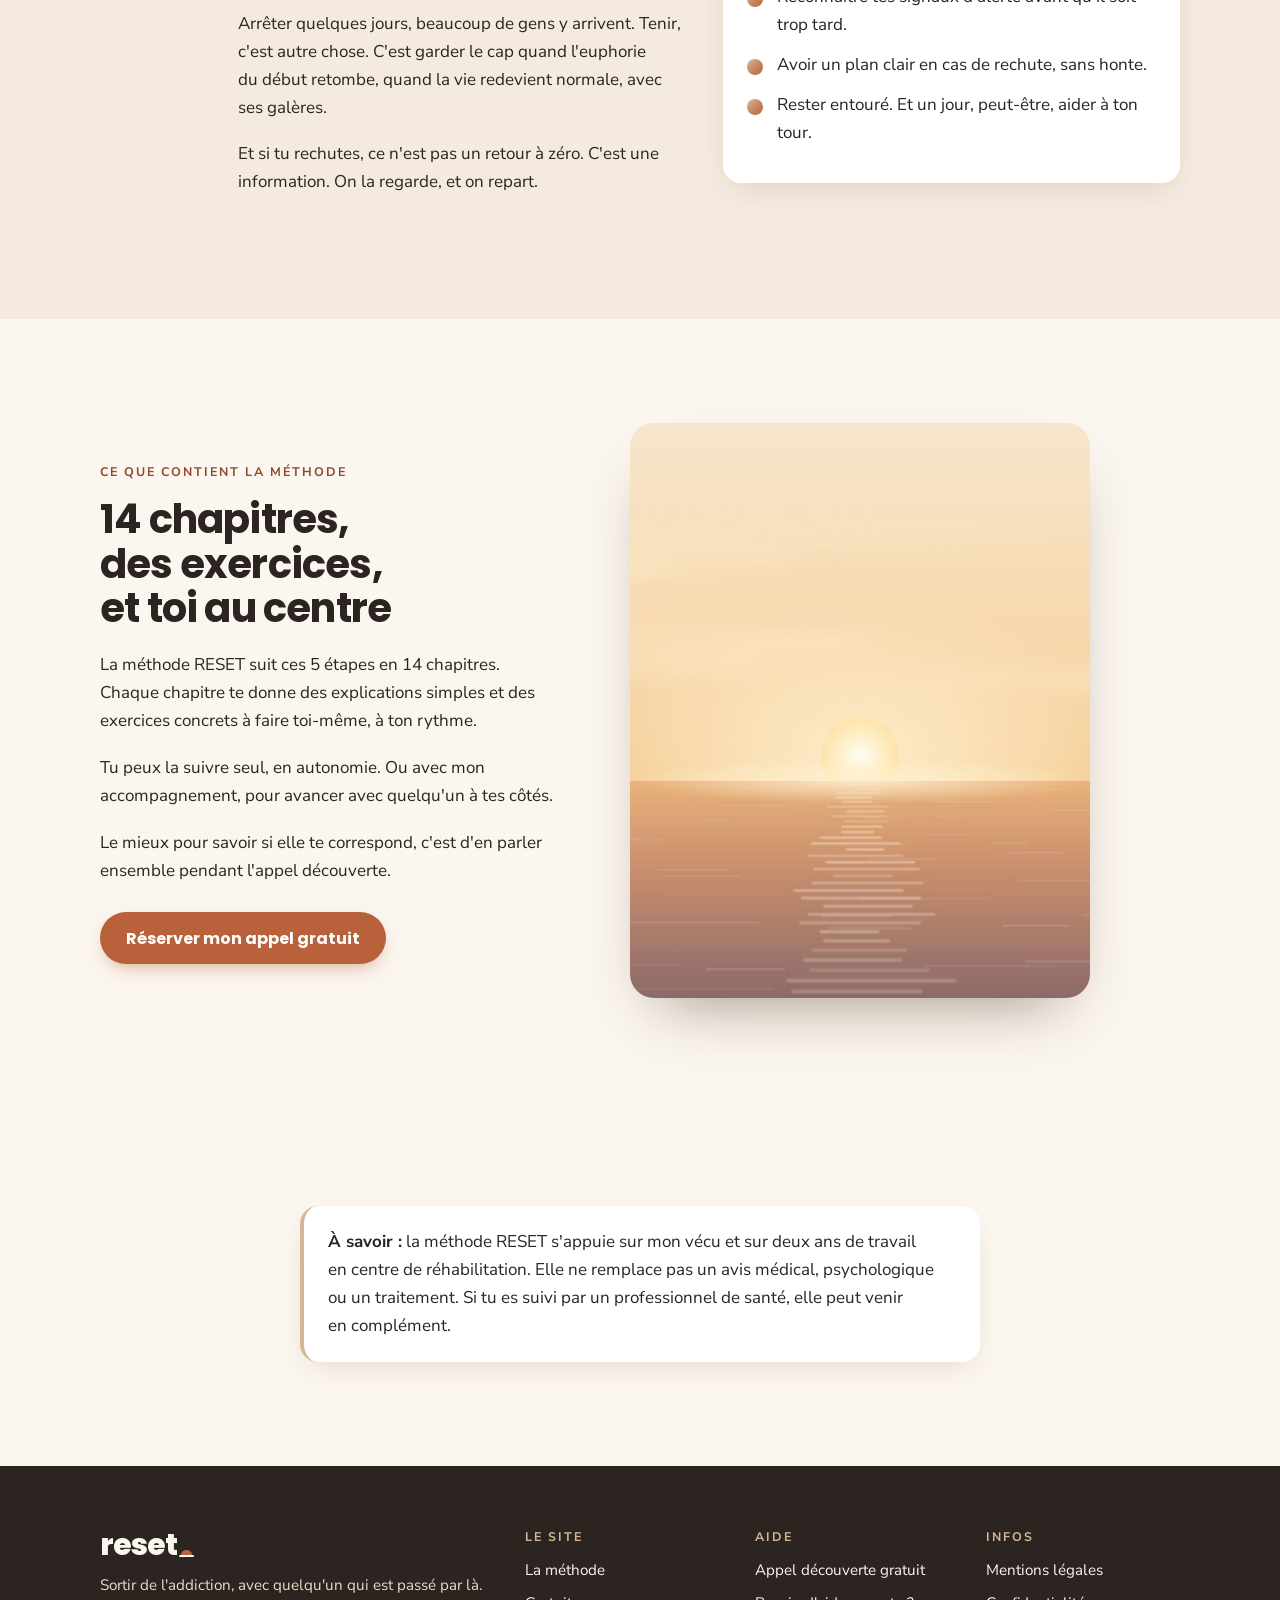
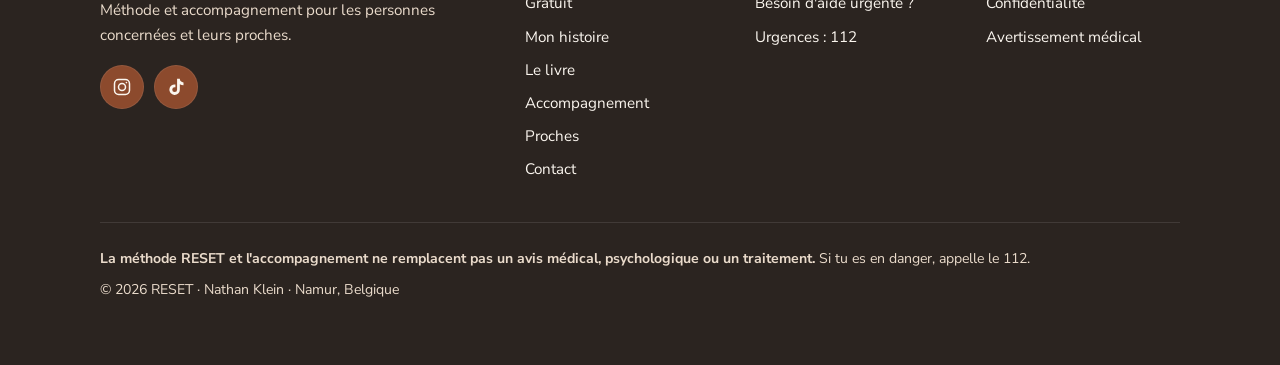
<file: methode/index.html>
<!doctype html>
<html lang="fr">
<head>
  <meta charset="utf-8">
  <meta name="viewport" content="width=device-width, initial-scale=1">
  <title>La méthode RESET en 5 étapes pour sortir de l'addiction | RESET</title>
  <meta name="description" content="Reconnaître, Éclaircir, Sécuriser, Exister, Tenir : les 5 étapes de la méthode RESET pour sortir de l'addiction ou réguler ta consommation. 14 chapitres, des exercices concrets.">
  <link rel="canonical" href="https://resetlibre.be/methode/">
  <link rel="alternate" hreflang="fr" href="https://resetlibre.be/methode/">
  <!-- Version anglaise plus tard : <link rel="alternate" hreflang="en" href="https://resetlibre.be/en/methode/"> -->
  <meta property="og:type" content="website">
  <meta property="og:locale" content="fr_BE">
  <meta property="og:site_name" content="RESET">
  <meta property="og:title" content="La méthode RESET en 5 étapes pour sortir de l'addiction | RESET">
  <meta property="og:description" content="Reconnaître, Éclaircir, Sécuriser, Exister, Tenir : les 5 étapes de la méthode RESET pour sortir de l'addiction ou réguler ta consommation. 14 chapitres, des exercices concrets.">
  <meta property="og:url" content="https://resetlibre.be/methode/">
  <meta property="og:image" content="https://resetlibre.be/assets/img/og-image.jpg">
  <meta name="twitter:card" content="summary_large_image">
  <meta name="theme-color" content="#7A3D24">
  <link rel="icon" href="/assets/img/favicon.svg" type="image/svg+xml">
  <link rel="preload" href="/assets/fonts/poppins-800.woff2" as="font" type="font/woff2" crossorigin>
  <link rel="stylesheet" href="/assets/css/style.css">
</head>
<body>
<a class="skip-link" href="#contenu">Aller au contenu</a>
<header class="site-header">
  <div class="container header-inner">
    <a class="logo" href="/" aria-label="RESET, retour à l'accueil"><span class="logo-word">reset</span><span class="logo-sun" aria-hidden="true"></span></a>
    <button class="nav-toggle" type="button" aria-expanded="false" aria-controls="menu"><span class="nav-toggle-bar"></span><span class="sr-only">Ouvrir le menu</span></button>
    <nav id="menu" class="site-nav" aria-label="Menu principal">
      <ul>
        <li><a href="/methode/">La méthode</a></li>
        <li><a href="/gratuit/">Gratuit</a></li>
        <li><a href="/mon-histoire/">Mon histoire</a></li>
        <li><a href="/livre/">Le livre</a></li>
        <li><a href="/accompagnement/">Accompagnement</a></li>
        <li><a href="/proches/">Proches</a></li>
        <li><a href="/contact/">Contact</a></li>
      </ul>
      <a class="btn btn-primary btn-sm" href="https://tally.so/r/44M0qY" target="_blank" rel="noopener">Appel gratuit</a>
    </nav>
  </div>
</header>
<main id="contenu">
<section class="page-hero">
  <div class="container">
    <span class="eyebrow">La méthode</span>
    <h1>RESET, 5 étapes pour reprendre ta vie en main</h1>
    <p class="lead">Pas une recette magique. Un chemin concret, que j'ai parcouru moi-même, et que j'ai vu aider d'autres personnes quand elles s'y mettaient vraiment.</p>
  </div>
</section>

<section class="section">
  <div class="container narrow">
    <span class="eyebrow">Le point de départ</span>
    <p class="big-quote">L'addiction n'est pas le problème. C'est <strong>la solution malsaine</strong> qu'on a trouvée à un problème plus profond.</p>
    <p>Une solution pour ne plus sentir l'angoisse, le vide, la honte, la solitude, ou une blessure plus ancienne. Si tu retires la solution sans toucher au problème, le vide revient. Et souvent, la consommation avec.</p>
    <p>C'est pour ça que RESET ne se limite pas à « arrêter ». On regarde ce qu'il y a derrière, et on construit autre chose à la place. Que tu veuilles arrêter complètement ou d'abord réguler ta consommation, on commence au même endroit.</p>
  </div>
</section>

<section class="section section--sand">
  <div class="container">

    <article class="step-detail" id="reconnaître">
      <span class="step-letter" aria-hidden="true">R</span>
      <div>
        <h2>Reconnaître</h2>
        <p class="tagline">Voir ce qui est là, sans te juger.</p>
        <p>C'est souvent l'étape la plus dure. Pas parce qu'on ne voit rien, mais parce que regarder fait peur. Reconnaître, ce n'est pas te coller une étiquette. C'est arrêter de te raconter des histoires, avec bienveillance.</p><p>Tu n'as pas besoin d'être sûr à 100 % d'avoir un problème pour commencer. Il suffit d'avoir envie d'y voir plus clair.</p>
      </div>
      <div class="box">
        <h3>Concrètement</h3>
        <ul class="check-list"><li>Faire le point honnêtement sur ta consommation : quoi, quand, combien, avec qui.</li><li>Voir ce que ça te coûte vraiment : argent, santé, relations, confiance en toi.</li><li>Repérer les petits mensonges que tu te racontes pour continuer.</li></ul>

      </div>
    </article>

    <article class="step-detail" id="eclaircir">
      <span class="step-letter" aria-hidden="true">É</span>
      <div>
        <h2>Éclaircir</h2>
        <p class="tagline">Comprendre à quoi ça te sert.</p>
        <p>Ici, on arrête de regarder le produit et on regarde ce qu'il y a derrière. L'ennui, la pression, le vide, une blessure ancienne. L'addiction a toujours une fonction. Tant qu'on ne la comprend pas, elle revient, parfois sous une autre forme.</p><p>C'est là que beaucoup de choses se débloquent.</p>
      </div>
      <div class="box">
        <h3>Concrètement</h3>
        <ul class="check-list"><li>Identifier tes déclencheurs : situations, émotions, personnes, moments de la journée.</li><li>Comprendre ce que la consommation t'apporte, sur le moment.</li><li>Commencer à mettre des mots sur ce que tu ressens, même maladroitement.</li></ul>

      </div>
    </article>

    <article class="step-detail" id="securiser">
      <span class="step-letter" aria-hidden="true">S</span>
      <div>
        <h2>Sécuriser</h2>
        <p class="tagline">Ne plus être seul face aux moments durs.</p>
        <p>Quand tu arrêtes ou que tu réduis, il y a des moments qui secouent. Sécuriser, c'est préparer le terrain pour les traverser sans tout lâcher.</p><p>Une journée qui a une structure, des gens sur qui compter, un plan quand l'envie monte : ça change tout.</p>
      </div>
      <div class="box">
        <h3>Concrètement</h3>
        <ul class="check-list"><li>Construire une routine simple : réveil, repas, sommeil, mouvement.</li><li>Faire le tri dans ton entourage : qui te soutient, qui te tire vers le bas.</li><li>Préparer un plan pour les envies fortes : quoi faire, qui appeler, où aller.</li><li>Découvrir les réunions de groupe (Alcooliques Anonymes, Narcotiques Anonymes, Joueurs Anonymes…) et ce qu'elles peuvent t'apporter.</li></ul>
        <p class="notice" style="margin-top:18px;font-size:.95rem"><strong>Important :</strong> si tu consommes beaucoup d&#39;alcool, de médicaments ou certains produits, un arrêt brutal peut être dangereux. Parles-en à un médecin avant.</p>
      </div>
    </article>

    <article class="step-detail" id="exister">
      <span class="step-letter" aria-hidden="true">E</span>
      <div>
        <h2>Exister</h2>
        <p class="tagline">Retrouver qui tu es, sans le produit.</p>
        <p>Pendant des années, le produit a pris toute la place. Quand il s'en va, une question arrive : je suis qui, moi, sans ça ?</p><p>Pour moi, c'est la plus belle étape. On ne fait plus seulement « sans ». On commence à construire « avec ».</p>
      </div>
      <div class="box">
        <h3>Concrètement</h3>
        <ul class="check-list"><li>Remettre ton corps en mouvement : sport, marche, respiration.</li><li>Apprendre à accueillir tes émotions au lieu de les fuir.</li><li>Trouver ta spiritualité personnelle, quelle qu'elle soit : foi, nature, méditation, sens.</li><li>Oser la vulnérabilité : dire ce que tu vis, à des personnes sûres.</li><li>Te remettre à avoir des projets et des envies.</li></ul>

      </div>
    </article>

    <article class="step-detail" id="tenir">
      <span class="step-letter" aria-hidden="true">T</span>
      <div>
        <h2>Tenir</h2>
        <p class="tagline">Construire une vie dont tu n'as plus besoin de fuir.</p>
        <p>Arrêter quelques jours, beaucoup de gens y arrivent. Tenir, c'est autre chose. C'est garder le cap quand l'euphorie du début retombe, quand la vie redevient normale, avec ses galères.</p><p>Et si tu rechutes, ce n'est pas un retour à zéro. C'est une information. On la regarde, et on repart.</p>
      </div>
      <div class="box">
        <h3>Concrètement</h3>
        <ul class="check-list"><li>Garder les habitudes qui te font du bien, même quand ça va mieux.</li><li>Reconnaître tes signaux d'alerte avant qu'il soit trop tard.</li><li>Avoir un plan clair en cas de rechute, sans honte.</li><li>Rester entouré. Et un jour, peut-être, aider à ton tour.</li></ul>

      </div>
    </article>
  </div>
</section>

<section class="section">
  <div class="container split split--reverse">
    <div class="split-media">
      <img src="/assets/img/horizon-doux.jpg" alt="Lever de soleil doux sur l'océan" width="1600" height="900" loading="lazy" style="aspect-ratio:4/5">
    </div>
    <div>
      <span class="eyebrow">Ce que contient la méthode</span>
      <h2>14 chapitres, des exercices, et toi au centre</h2>
      <p>La méthode RESET suit ces 5 étapes en 14 chapitres. Chaque chapitre te donne des explications simples et des exercices concrets à faire toi-même, à ton rythme.</p>
      <p>Tu peux la suivre seul, en autonomie. Ou avec mon accompagnement, pour avancer avec quelqu'un à tes côtés.</p>
      <p>Le mieux pour savoir si elle te correspond, c'est d'en parler ensemble pendant l'appel découverte.</p>
      <div class="btn-row"><a class="btn btn-primary" href="https://tally.so/r/44M0qY" target="_blank" rel="noopener">Réserver mon appel gratuit</a></div>
    </div>
  </div>
</section>

<section class="section section--tight">
  <div class="container narrow">
    <div class="notice">
      <p><strong>À savoir :</strong> la méthode RESET s'appuie sur mon vécu et sur deux ans de travail en centre de réhabilitation. Elle ne remplace pas un avis médical, psychologique ou un traitement. Si tu es suivi par un professionnel de santé, elle peut venir en complément.</p>
    </div>
  </div>
</section>
</main>
<footer class="site-footer">
  <div class="container">
    <div class="footer-grid">
      <div class="footer-brand">
        <a class="logo" href="/" aria-label="RESET, retour à l'accueil"><span class="logo-word">reset</span><span class="logo-sun" aria-hidden="true"></span></a>
        <p>Sortir de l'addiction, avec quelqu'un qui est passé par là. Méthode et accompagnement pour les personnes concernées et leurs proches.</p>
        <div class="socials">
          <a href="https://www.instagram.com/reset.libre/" target="_blank" rel="noopener" aria-label="RESET sur Instagram"><svg viewBox="0 0 24 24" aria-hidden="true" style="fill:none;stroke:currentColor;stroke-width:1.8"><rect x="3" y="3" width="18" height="18" rx="5"/><circle cx="12" cy="12" r="4.2"/><circle cx="17.3" cy="6.7" r="1" style="fill:currentColor;stroke:none"/></svg></a>
          <a href="https://www.tiktok.com/@reset.libre" target="_blank" rel="noopener" aria-label="RESET sur TikTok"><svg viewBox="0 0 24 24" aria-hidden="true" style="fill:currentColor"><path d="M16.6 2h-3.3v13.2a2.9 2.9 0 1 1-2.9-2.9c.3 0 .6 0 .9.1V9a6.3 6.3 0 1 0 5.3 6.2V8.6a8 8 0 0 0 4.4 1.3V6.6a4.4 4.4 0 0 1-4.4-4.6z"/></svg></a>
        </div>
      </div>
      <div>
        <h2>Le site</h2>
        <ul>
          <li><a href="/methode/">La méthode</a></li>
        <li><a href="/gratuit/">Gratuit</a></li>
          <li><a href="/mon-histoire/">Mon histoire</a></li>
        <li><a href="/livre/">Le livre</a></li>
          <li><a href="/accompagnement/">Accompagnement</a></li>
          <li><a href="/proches/">Proches</a></li>
          <li><a href="/contact/">Contact</a></li>
        </ul>
      </div>
      <div>
        <h2>Aide</h2>
        <ul>
          <li><a href="https://tally.so/r/44M0qY" target="_blank" rel="noopener">Appel découverte gratuit</a></li>
          <li><a href="/aide-urgente/">Besoin d'aide urgente ?</a></li>
          <li><a href="tel:112">Urgences : 112</a></li>
        </ul>
      </div>
      <div>
        <h2>Infos</h2>
        <ul>
          <li><a href="/mentions-legales/">Mentions légales</a></li>
          <li><a href="/confidentialite/">Confidentialité</a></li>
          <li><a href="/mentions-legales/#avertissement">Avertissement médical</a></li>
        </ul>
      </div>
    </div>
    <div class="footer-disclaimer">
      <p><strong>La méthode RESET et l'accompagnement ne remplacent pas un avis médical, psychologique ou un traitement.</strong> Si tu es en danger, appelle le 112.</p>
      <p>© 2026 RESET · Nathan Klein · Namur, Belgique</p>
    </div>
  </div>
</footer>
<a class="urgent-pill" href="/aide-urgente/" data-urgent><span class="dot" aria-hidden="true"></span>Besoin d'aide urgente ?</a>
<script src="/assets/js/main.js" defer></script>
</body>
</html>
</file>
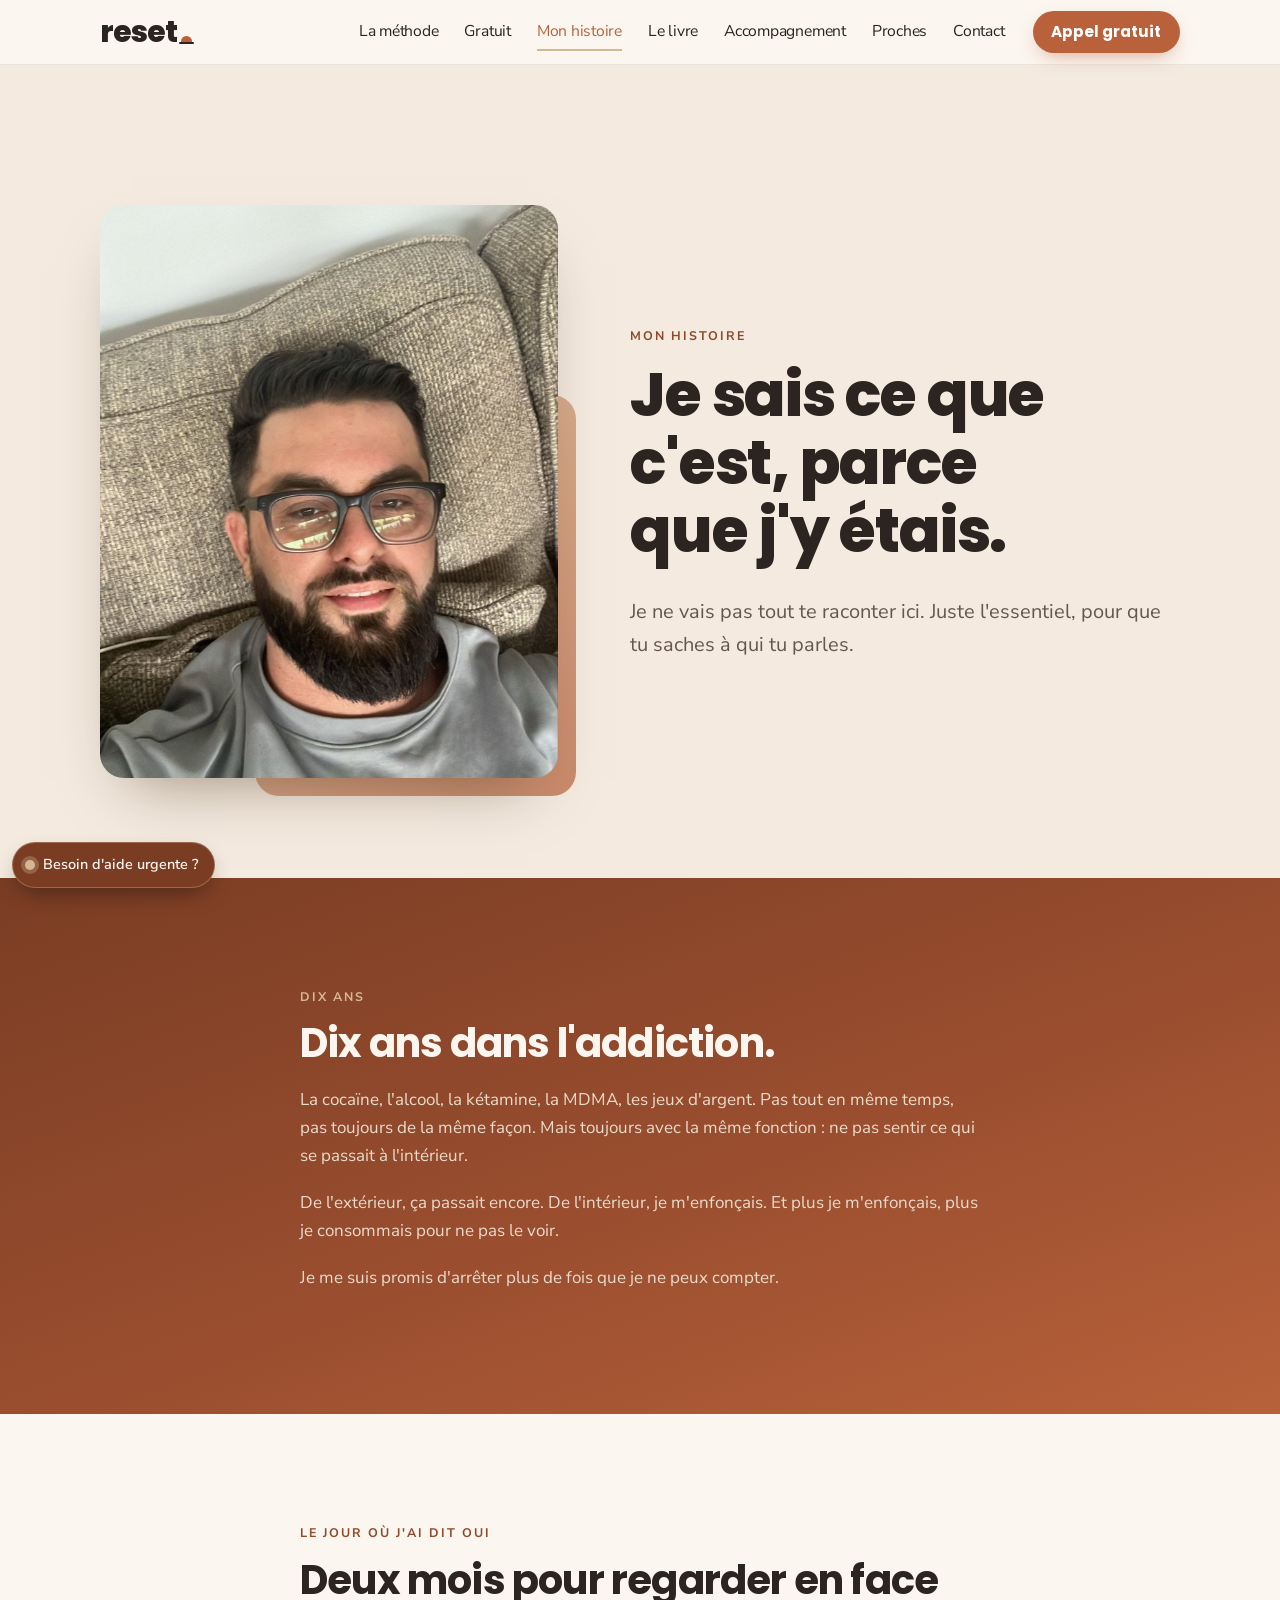
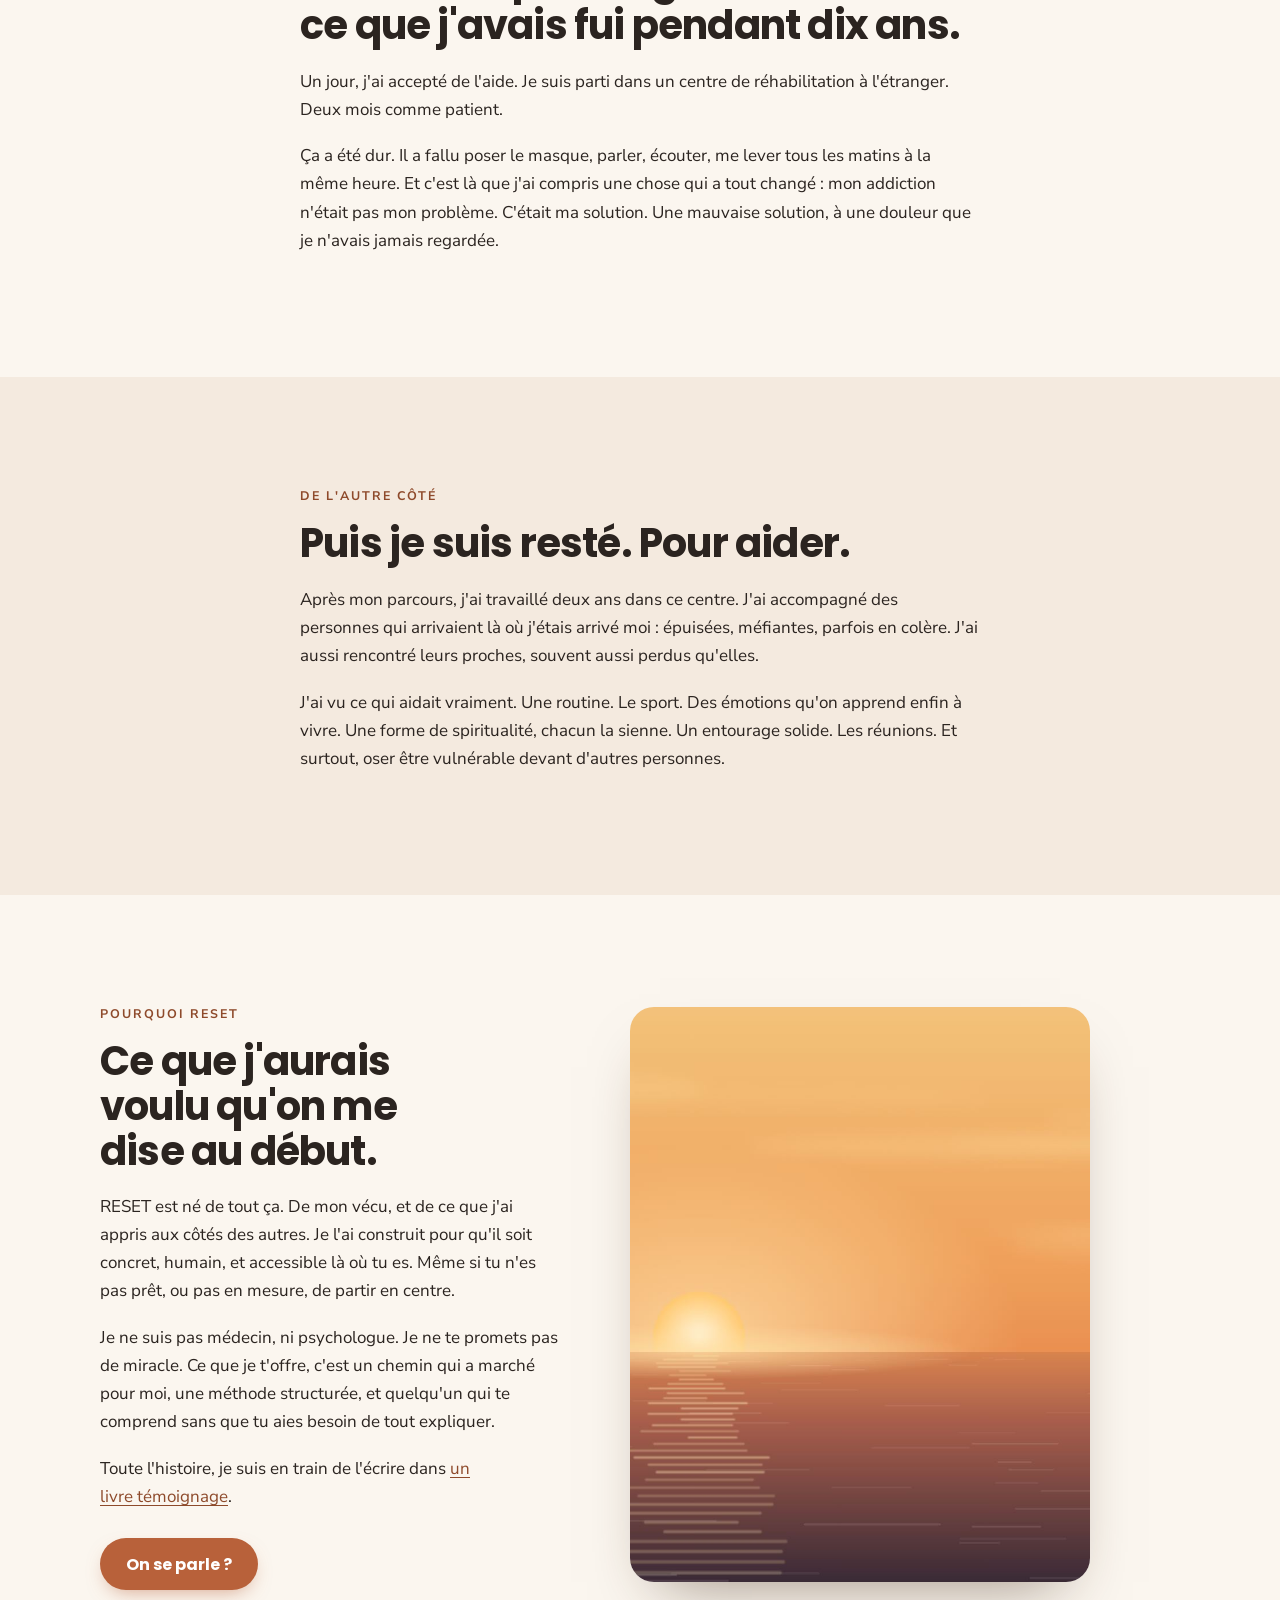
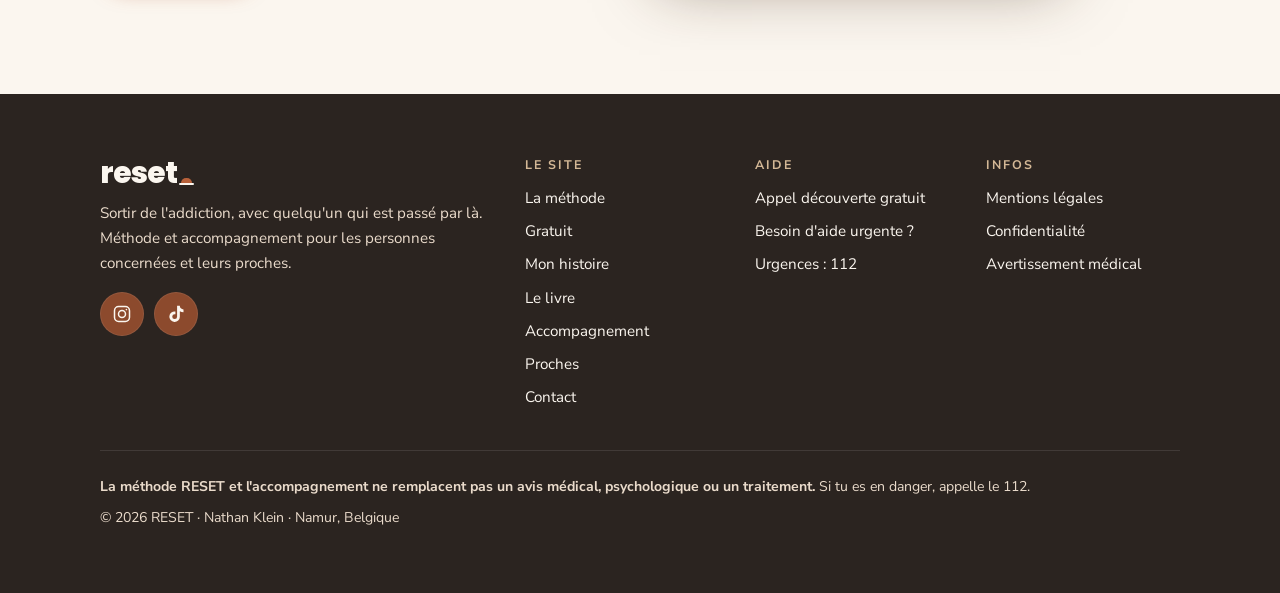
<file: mon-histoire/index.html>
<!doctype html>
<html lang="fr">
<head>
  <meta charset="utf-8">
  <meta name="viewport" content="width=device-width, initial-scale=1">
  <title>Mon histoire : 10 ans d'addiction, puis RESET | Nathan, RESET</title>
  <meta name="description" content="Nathan, fondateur de RESET : 10 ans dans l'addiction, deux mois en centre de réhabilitation à l'étranger, puis deux ans à y travailler. Pourquoi j'ai créé la méthode RESET.">
  <link rel="canonical" href="https://resetlibre.be/mon-histoire/">
  <link rel="alternate" hreflang="fr" href="https://resetlibre.be/mon-histoire/">
  <!-- Version anglaise plus tard : <link rel="alternate" hreflang="en" href="https://resetlibre.be/en/mon-histoire/"> -->
  <meta property="og:type" content="website">
  <meta property="og:locale" content="fr_BE">
  <meta property="og:site_name" content="RESET">
  <meta property="og:title" content="Mon histoire : 10 ans d'addiction, puis RESET | Nathan, RESET">
  <meta property="og:description" content="Nathan, fondateur de RESET : 10 ans dans l'addiction, deux mois en centre de réhabilitation à l'étranger, puis deux ans à y travailler. Pourquoi j'ai créé la méthode RESET.">
  <meta property="og:url" content="https://resetlibre.be/mon-histoire/">
  <meta property="og:image" content="https://resetlibre.be/assets/img/og-image.jpg">
  <meta name="twitter:card" content="summary_large_image">
  <meta name="theme-color" content="#7A3D24">
  <link rel="icon" href="/assets/img/favicon.svg" type="image/svg+xml">
  <link rel="preload" href="/assets/fonts/poppins-800.woff2" as="font" type="font/woff2" crossorigin>
  <link rel="stylesheet" href="/assets/css/style.css">
</head>
<body>
<a class="skip-link" href="#contenu">Aller au contenu</a>
<header class="site-header">
  <div class="container header-inner">
    <a class="logo" href="/" aria-label="RESET, retour à l'accueil"><span class="logo-word">reset</span><span class="logo-sun" aria-hidden="true"></span></a>
    <button class="nav-toggle" type="button" aria-expanded="false" aria-controls="menu"><span class="nav-toggle-bar"></span><span class="sr-only">Ouvrir le menu</span></button>
    <nav id="menu" class="site-nav" aria-label="Menu principal">
      <ul>
        <li><a href="/methode/">La méthode</a></li>
        <li><a href="/gratuit/">Gratuit</a></li>
        <li><a href="/mon-histoire/">Mon histoire</a></li>
        <li><a href="/livre/">Le livre</a></li>
        <li><a href="/accompagnement/">Accompagnement</a></li>
        <li><a href="/proches/">Proches</a></li>
        <li><a href="/contact/">Contact</a></li>
      </ul>
      <a class="btn btn-primary btn-sm" href="https://tally.so/r/44M0qY" target="_blank" rel="noopener">Appel gratuit</a>
    </nav>
  </div>
</header>
<main id="contenu">
<section class="page-hero page-hero--plain">
  <div class="container split">
    <div class="split-media split-media--sun">
      <img src="/assets/img/photos/nathan-histoire.jpg" alt="Portrait de Nathan" width="665" height="831">
    </div>
    <div>
      <span class="eyebrow">Mon histoire</span>
      <h1>Je sais ce que c'est, parce que j'y étais.</h1>
      <p class="lead">Je ne vais pas tout te raconter ici. Juste l'essentiel, pour que tu saches à qui tu parles.</p>
    </div>
  </div>
</section>

<section class="section section--dark">
  <div class="container narrow">
    <span class="eyebrow">Dix ans</span>
    <h2>Dix ans dans l'addiction.</h2>
    <p>La cocaïne, l'alcool, la kétamine, la MDMA, les jeux d'argent. Pas tout en même temps, pas toujours de la même façon. Mais toujours avec la même fonction : ne pas sentir ce qui se passait à l'intérieur.</p>
    <p>De l'extérieur, ça passait encore. De l'intérieur, je m'enfonçais. Et plus je m'enfonçais, plus je consommais pour ne pas le voir.</p>
    <p>Je me suis promis d'arrêter plus de fois que je ne peux compter.</p>
  </div>
</section>

<section class="section">
  <div class="container narrow">
    <span class="eyebrow">Le jour où j'ai dit oui</span>
    <h2>Deux mois pour regarder en face ce que j'avais fui pendant dix ans.</h2>
    <p>Un jour, j'ai accepté de l'aide. Je suis parti dans un centre de réhabilitation à l'étranger. Deux mois comme patient.</p>
    <p>Ça a été dur. Il a fallu poser le masque, parler, écouter, me lever tous les matins à la même heure. Et c'est là que j'ai compris une chose qui a tout changé : mon addiction n'était pas mon problème. C'était ma solution. Une mauvaise solution, à une douleur que je n'avais jamais regardée.</p>
  </div>
</section>

<section class="section section--sand">
  <div class="container narrow">
    <span class="eyebrow">De l'autre côté</span>
    <h2>Puis je suis resté. Pour aider.</h2>
    <p>Après mon parcours, j'ai travaillé deux ans dans ce centre. J'ai accompagné des personnes qui arrivaient là où j'étais arrivé moi : épuisées, méfiantes, parfois en colère. J'ai aussi rencontré leurs proches, souvent aussi perdus qu'elles.</p>
    <p>J'ai vu ce qui aidait vraiment. Une routine. Le sport. Des émotions qu'on apprend enfin à vivre. Une forme de spiritualité, chacun la sienne. Un entourage solide. Les réunions. Et surtout, oser être vulnérable devant d'autres personnes.</p>
  </div>
</section>

<section class="section">
  <div class="container split split--reverse">
    <div class="split-media">
      <img src="/assets/img/coucher-soleil.jpg" alt="Coucher de soleil sur l'océan" width="1600" height="1000" loading="lazy" style="aspect-ratio:4/5">
    </div>
    <div>
      <span class="eyebrow">Pourquoi RESET</span>
      <h2>Ce que j'aurais voulu qu'on me dise au début.</h2>
      <p>RESET est né de tout ça. De mon vécu, et de ce que j'ai appris aux côtés des autres. Je l'ai construit pour qu'il soit concret, humain, et accessible là où tu es. Même si tu n'es pas prêt, ou pas en mesure, de partir en centre.</p>
      <p>Je ne suis pas médecin, ni psychologue. Je ne te promets pas de miracle. Ce que je t'offre, c'est un chemin qui a marché pour moi, une méthode structurée, et quelqu'un qui te comprend sans que tu aies besoin de tout expliquer.</p>
      <p>Toute l'histoire, je suis en train de l'écrire dans <a href="/livre/">un livre témoignage</a>.</p>
      <div class="btn-row"><a class="btn btn-primary" href="https://tally.so/r/44M0qY" target="_blank" rel="noopener">On se parle ?</a></div>
    </div>
  </div>
</section>
</main>
<footer class="site-footer">
  <div class="container">
    <div class="footer-grid">
      <div class="footer-brand">
        <a class="logo" href="/" aria-label="RESET, retour à l'accueil"><span class="logo-word">reset</span><span class="logo-sun" aria-hidden="true"></span></a>
        <p>Sortir de l'addiction, avec quelqu'un qui est passé par là. Méthode et accompagnement pour les personnes concernées et leurs proches.</p>
        <div class="socials">
          <a href="https://www.instagram.com/reset.libre/" target="_blank" rel="noopener" aria-label="RESET sur Instagram"><svg viewBox="0 0 24 24" aria-hidden="true" style="fill:none;stroke:currentColor;stroke-width:1.8"><rect x="3" y="3" width="18" height="18" rx="5"/><circle cx="12" cy="12" r="4.2"/><circle cx="17.3" cy="6.7" r="1" style="fill:currentColor;stroke:none"/></svg></a>
          <a href="https://www.tiktok.com/@reset.libre" target="_blank" rel="noopener" aria-label="RESET sur TikTok"><svg viewBox="0 0 24 24" aria-hidden="true" style="fill:currentColor"><path d="M16.6 2h-3.3v13.2a2.9 2.9 0 1 1-2.9-2.9c.3 0 .6 0 .9.1V9a6.3 6.3 0 1 0 5.3 6.2V8.6a8 8 0 0 0 4.4 1.3V6.6a4.4 4.4 0 0 1-4.4-4.6z"/></svg></a>
        </div>
      </div>
      <div>
        <h2>Le site</h2>
        <ul>
          <li><a href="/methode/">La méthode</a></li>
        <li><a href="/gratuit/">Gratuit</a></li>
          <li><a href="/mon-histoire/">Mon histoire</a></li>
        <li><a href="/livre/">Le livre</a></li>
          <li><a href="/accompagnement/">Accompagnement</a></li>
          <li><a href="/proches/">Proches</a></li>
          <li><a href="/contact/">Contact</a></li>
        </ul>
      </div>
      <div>
        <h2>Aide</h2>
        <ul>
          <li><a href="https://tally.so/r/44M0qY" target="_blank" rel="noopener">Appel découverte gratuit</a></li>
          <li><a href="/aide-urgente/">Besoin d'aide urgente ?</a></li>
          <li><a href="tel:112">Urgences : 112</a></li>
        </ul>
      </div>
      <div>
        <h2>Infos</h2>
        <ul>
          <li><a href="/mentions-legales/">Mentions légales</a></li>
          <li><a href="/confidentialite/">Confidentialité</a></li>
          <li><a href="/mentions-legales/#avertissement">Avertissement médical</a></li>
        </ul>
      </div>
    </div>
    <div class="footer-disclaimer">
      <p><strong>La méthode RESET et l'accompagnement ne remplacent pas un avis médical, psychologique ou un traitement.</strong> Si tu es en danger, appelle le 112.</p>
      <p>© 2026 RESET · Nathan Klein · Namur, Belgique</p>
    </div>
  </div>
</footer>
<a class="urgent-pill" href="/aide-urgente/" data-urgent><span class="dot" aria-hidden="true"></span>Besoin d'aide urgente ?</a>
<script src="/assets/js/main.js" defer></script>
</body>
</html>
</file>
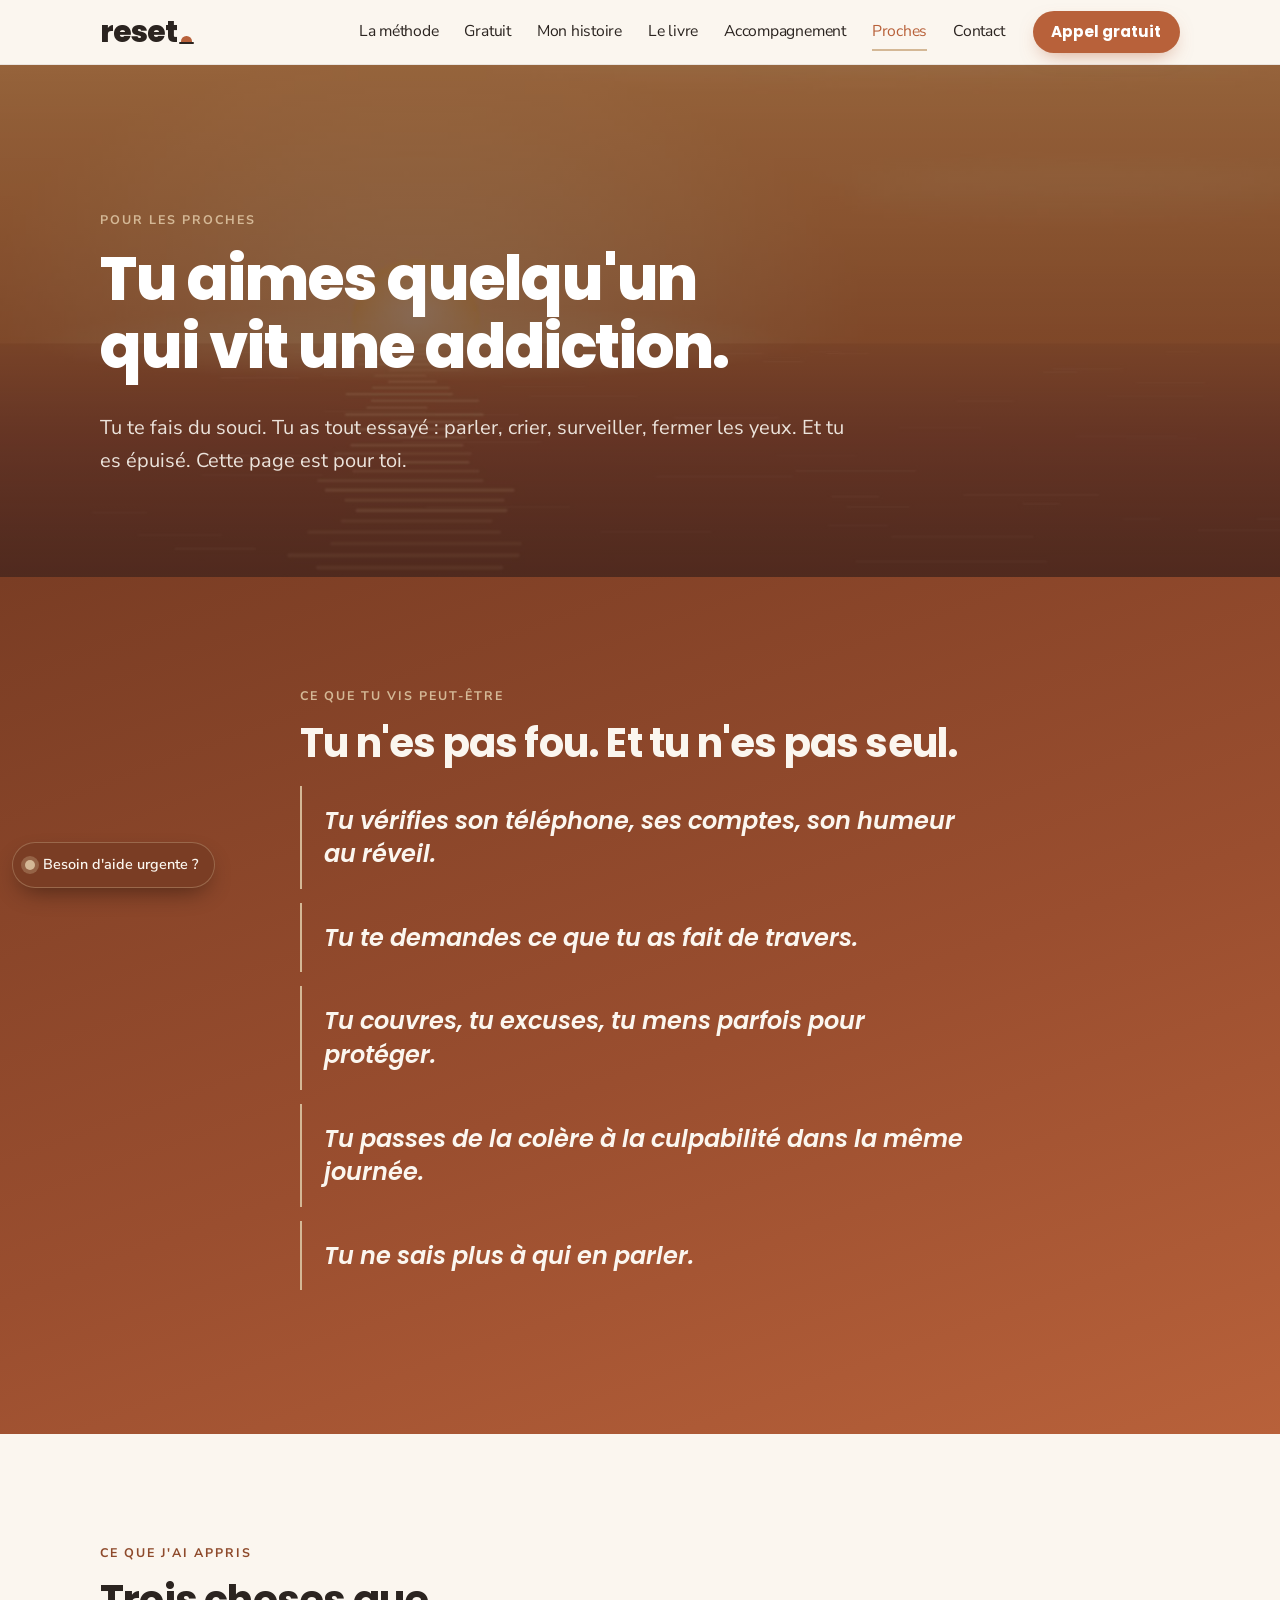
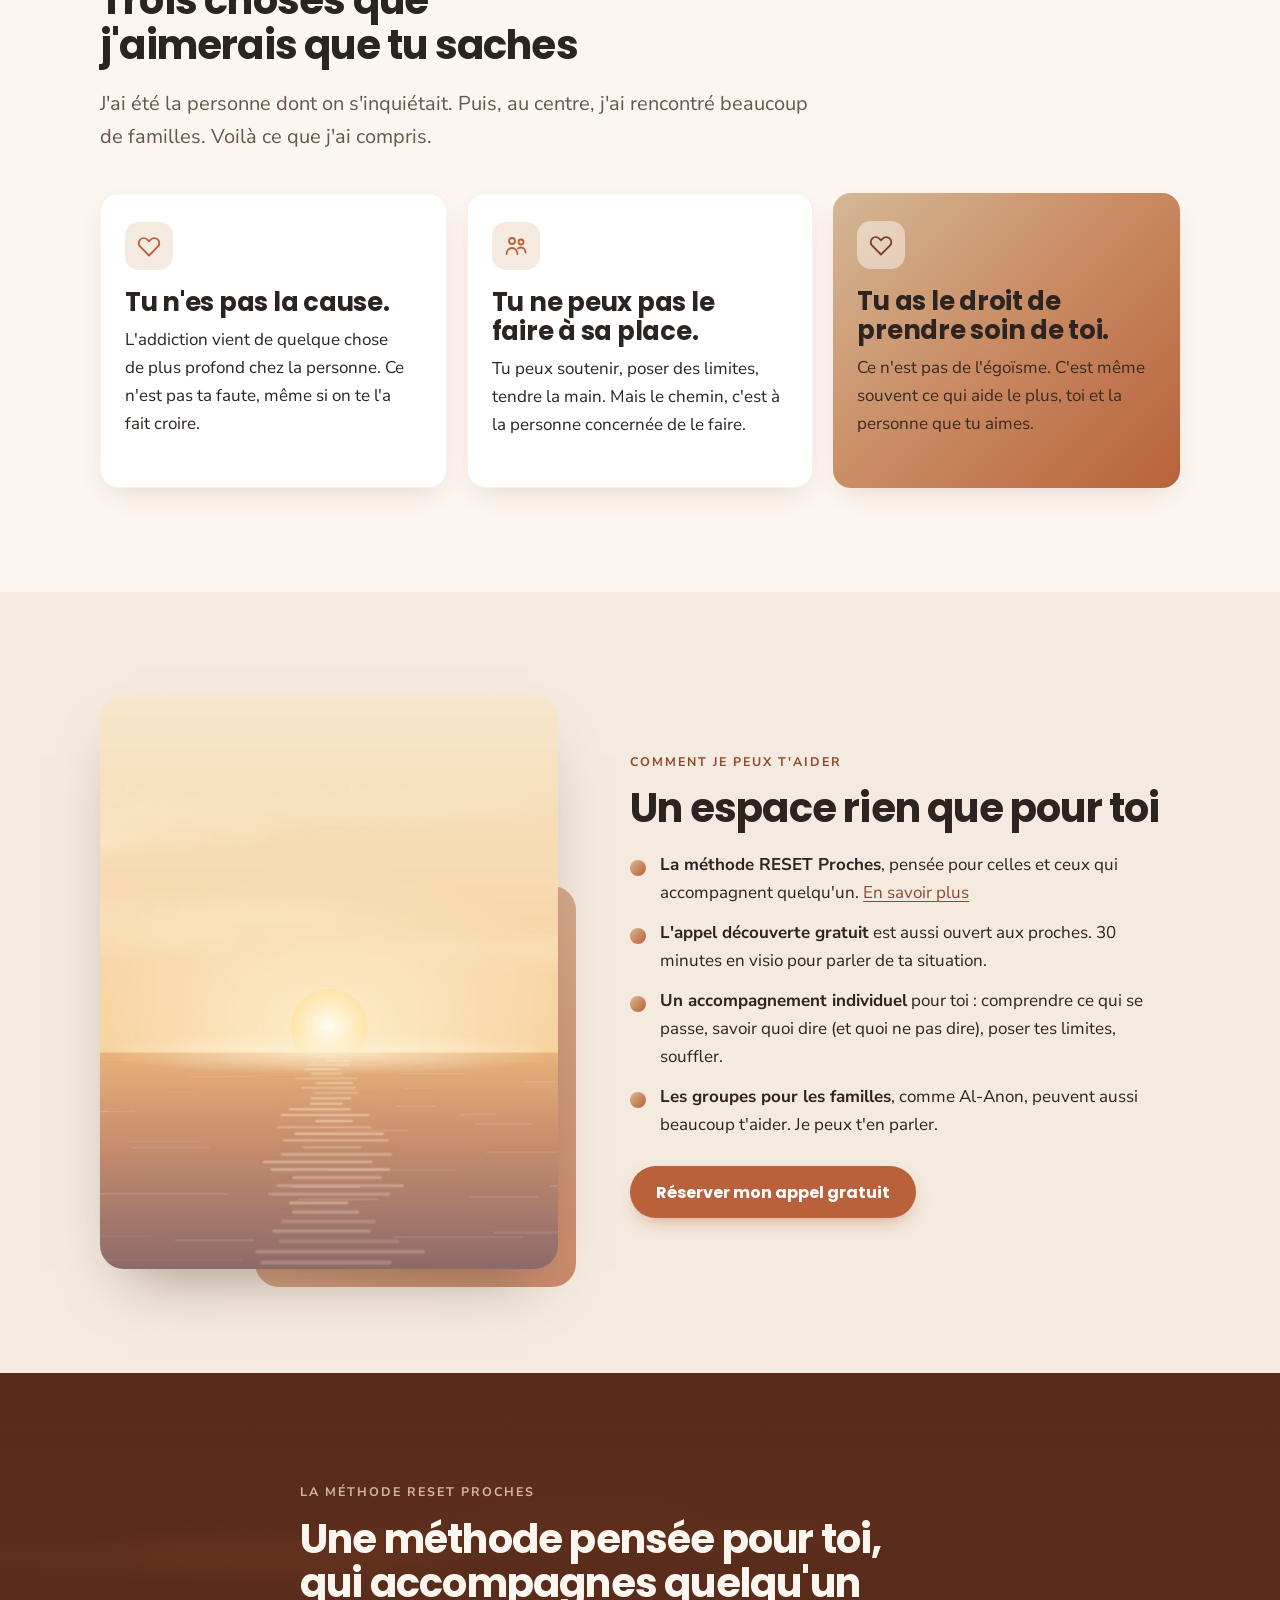
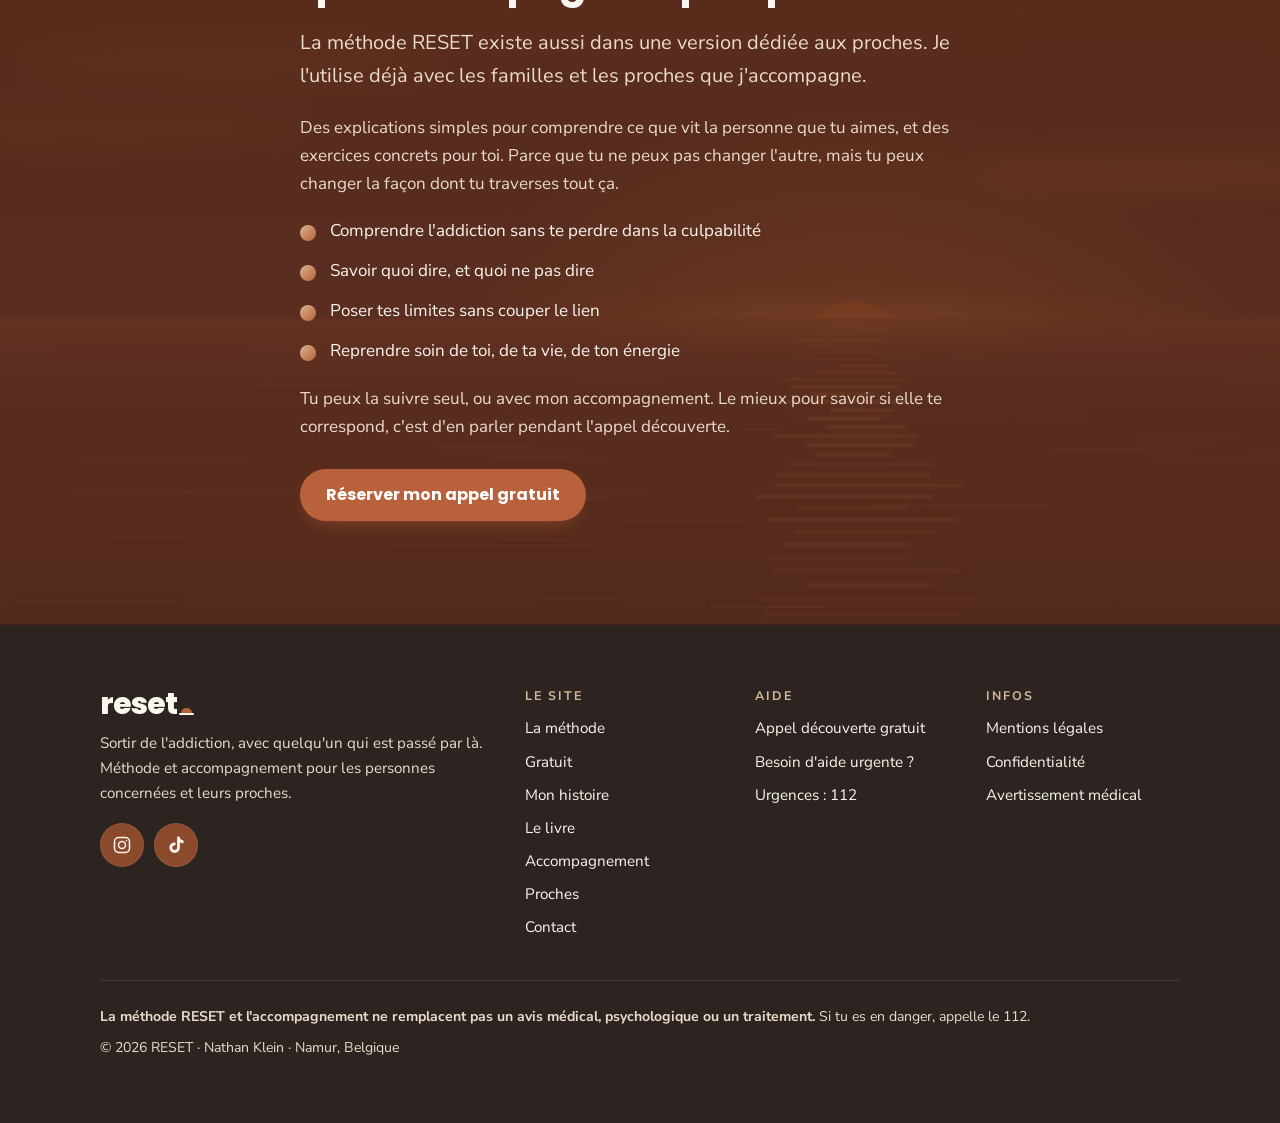
<file: proches/index.html>
<!doctype html>
<html lang="fr">
<head>
  <meta charset="utf-8">
  <meta name="viewport" content="width=device-width, initial-scale=1">
  <title>Proche d'une personne addict : trouver de l'aide pour toi aussi | RESET</title>
  <meta name="description" content="Tu aimes quelqu'un qui vit une addiction et tu es épuisé ? Appel découverte gratuit et accompagnement individuel pour les proches. Et la méthode RESET Proches, avec des exercices concrets pour toi.">
  <link rel="canonical" href="https://resetlibre.be/proches/">
  <link rel="alternate" hreflang="fr" href="https://resetlibre.be/proches/">
  <!-- Version anglaise plus tard : <link rel="alternate" hreflang="en" href="https://resetlibre.be/en/proches/"> -->
  <meta property="og:type" content="website">
  <meta property="og:locale" content="fr_BE">
  <meta property="og:site_name" content="RESET">
  <meta property="og:title" content="Proche d'une personne addict : trouver de l'aide pour toi aussi | RESET">
  <meta property="og:description" content="Tu aimes quelqu'un qui vit une addiction et tu es épuisé ? Appel découverte gratuit et accompagnement individuel pour les proches. Et la méthode RESET Proches, avec des exercices concrets pour toi.">
  <meta property="og:url" content="https://resetlibre.be/proches/">
  <meta property="og:image" content="https://resetlibre.be/assets/img/og-image.jpg">
  <meta name="twitter:card" content="summary_large_image">
  <meta name="theme-color" content="#7A3D24">
  <link rel="icon" href="/assets/img/favicon.svg" type="image/svg+xml">
  <link rel="preload" href="/assets/fonts/poppins-800.woff2" as="font" type="font/woff2" crossorigin>
  <link rel="stylesheet" href="/assets/css/style.css">
</head>
<body>
<a class="skip-link" href="#contenu">Aller au contenu</a>
<header class="site-header">
  <div class="container header-inner">
    <a class="logo" href="/" aria-label="RESET, retour à l'accueil"><span class="logo-word">reset</span><span class="logo-sun" aria-hidden="true"></span></a>
    <button class="nav-toggle" type="button" aria-expanded="false" aria-controls="menu"><span class="nav-toggle-bar"></span><span class="sr-only">Ouvrir le menu</span></button>
    <nav id="menu" class="site-nav" aria-label="Menu principal">
      <ul>
        <li><a href="/methode/">La méthode</a></li>
        <li><a href="/gratuit/">Gratuit</a></li>
        <li><a href="/mon-histoire/">Mon histoire</a></li>
        <li><a href="/livre/">Le livre</a></li>
        <li><a href="/accompagnement/">Accompagnement</a></li>
        <li><a href="/proches/">Proches</a></li>
        <li><a href="/contact/">Contact</a></li>
      </ul>
      <a class="btn btn-primary btn-sm" href="https://tally.so/r/44M0qY" target="_blank" rel="noopener">Appel gratuit</a>
    </nav>
  </div>
</header>
<main id="contenu">
<section class="page-hero">
  <div class="container">
    <span class="eyebrow">Pour les proches</span>
    <h1>Tu aimes quelqu'un qui vit une addiction.</h1>
    <p class="lead">Tu te fais du souci. Tu as tout essayé : parler, crier, surveiller, fermer les yeux. Et tu es épuisé. Cette page est pour toi.</p>
  </div>
</section>

<section class="section section--dark">
  <div class="container narrow">
    <span class="eyebrow">Ce que tu vis peut-être</span>
    <h2>Tu n'es pas fou. Et tu n'es pas seul.</h2>
    <ul class="echoes">
      <li>Tu vérifies son téléphone, ses comptes, son humeur au réveil.</li>
      <li>Tu te demandes ce que tu as fait de travers.</li>
      <li>Tu couvres, tu excuses, tu mens parfois pour protéger.</li>
      <li>Tu passes de la colère à la culpabilité dans la même journée.</li>
      <li>Tu ne sais plus à qui en parler.</li>
    </ul>
  </div>
</section>

<section class="section">
  <div class="container">
    <div class="section-head">
      <span class="eyebrow">Ce que j'ai appris</span>
      <h2>Trois choses que j'aimerais que tu saches</h2>
      <p class="lead">J'ai été la personne dont on s'inquiétait. Puis, au centre, j'ai rencontré beaucoup de familles. Voilà ce que j'ai compris.</p>
    </div>
    <div class="grid grid-3">
      <article class="card"><div class="card-icon"><svg viewBox="0 0 24 24" fill="none" stroke="currentColor" stroke-width="1.8" stroke-linecap="round" stroke-linejoin="round" aria-hidden="true"><path d="M20.8 5.6a5 5 0 0 0-7.1 0L12 7.3l-1.7-1.7a5 5 0 1 0-7.1 7.1L12 21.5l8.8-8.8a5 5 0 0 0 0-7.1z"/></svg></div><h3>Tu n'es pas la cause.</h3><p>L'addiction vient de quelque chose de plus profond chez la personne. Ce n'est pas ta faute, même si on te l'a fait croire.</p></article>
      <article class="card"><div class="card-icon"><svg viewBox="0 0 24 24" fill="none" stroke="currentColor" stroke-width="1.8" stroke-linecap="round" stroke-linejoin="round" aria-hidden="true"><circle cx="8" cy="7" r="3"/><circle cx="17" cy="8" r="2.5"/><path d="M2.5 20c0-3.3 2.5-6 5.5-6s5.5 2.7 5.5 6"/><path d="M14 14.5c.9-.6 1.9-1 3-1 2.5 0 4.5 2.2 4.5 5"/></svg></div><h3>Tu ne peux pas le faire à sa place.</h3><p>Tu peux soutenir, poser des limites, tendre la main. Mais le chemin, c'est à la personne concernée de le faire.</p></article>
      <article class="card card--sun"><div class="card-icon"><svg viewBox="0 0 24 24" fill="none" stroke="currentColor" stroke-width="1.8" stroke-linecap="round" stroke-linejoin="round" aria-hidden="true"><path d="M20.8 5.6a5 5 0 0 0-7.1 0L12 7.3l-1.7-1.7a5 5 0 1 0-7.1 7.1L12 21.5l8.8-8.8a5 5 0 0 0 0-7.1z"/></svg></div><h3>Tu as le droit de prendre soin de toi.</h3><p>Ce n'est pas de l'égoïsme. C'est même souvent ce qui aide le plus, toi et la personne que tu aimes.</p></article>
    </div>
  </div>
</section>

<section class="section section--sand">
  <div class="container split">
    <div class="split-media split-media--sun">
      <img src="/assets/img/horizon-doux.jpg" alt="Horizon doux sur l'océan au lever du jour" width="1600" height="900" loading="lazy" style="aspect-ratio:4/5">
    </div>
    <div>
      <span class="eyebrow">Comment je peux t'aider</span>
      <h2>Un espace rien que pour toi</h2>
      <ul class="check-list">
        <li><strong>La méthode RESET Proches</strong>, pensée pour celles et ceux qui accompagnent quelqu'un. <a href="#methode-proches">En savoir plus</a></li>
        <li><strong>L'appel découverte gratuit</strong> est aussi ouvert aux proches. 30 minutes en visio pour parler de ta situation.</li>
        <li><strong>Un accompagnement individuel</strong> pour toi : comprendre ce qui se passe, savoir quoi dire (et quoi ne pas dire), poser tes limites, souffler.</li>
        <li><strong>Les groupes pour les familles</strong>, comme Al-Anon, peuvent aussi beaucoup t'aider. Je peux t'en parler.</li>
      </ul>
      <div class="btn-row"><a class="btn btn-primary" href="https://tally.so/r/44M0qY" target="_blank" rel="noopener">Réserver mon appel gratuit</a></div>
    </div>
  </div>
</section>

<section class="section section--dark section--image" id="methode-proches" style="background-image:linear-gradient(180deg,rgba(98,46,26,.9),rgba(98,46,26,.82)),url('/assets/img/ocean-nuit.jpg')">
  <div class="container narrow">
    <span class="eyebrow">La méthode RESET Proches</span>
    <h2>Une méthode pensée pour toi, qui accompagnes quelqu'un</h2>
    <p class="lead">La méthode RESET existe aussi dans une version dédiée aux proches. Je l'utilise déjà avec les familles et les proches que j'accompagne.</p>
    <p>Des explications simples pour comprendre ce que vit la personne que tu aimes, et des exercices concrets pour toi. Parce que tu ne peux pas changer l'autre, mais tu peux changer la façon dont tu traverses tout ça.</p>
    <ul class="check-list">
      <li>Comprendre l'addiction sans te perdre dans la culpabilité</li>
      <li>Savoir quoi dire, et quoi ne pas dire</li>
      <li>Poser tes limites sans couper le lien</li>
      <li>Reprendre soin de toi, de ta vie, de ton énergie</li>
    </ul>
    <p style="margin-top:1.2em">Tu peux la suivre seul, ou avec mon accompagnement. Le mieux pour savoir si elle te correspond, c'est d'en parler pendant l'appel découverte.</p>
    <div class="btn-row"><a class="btn btn-primary" href="https://tally.so/r/44M0qY" target="_blank" rel="noopener">Réserver mon appel gratuit</a></div>
  </div>
</section>
</main>
<footer class="site-footer">
  <div class="container">
    <div class="footer-grid">
      <div class="footer-brand">
        <a class="logo" href="/" aria-label="RESET, retour à l'accueil"><span class="logo-word">reset</span><span class="logo-sun" aria-hidden="true"></span></a>
        <p>Sortir de l'addiction, avec quelqu'un qui est passé par là. Méthode et accompagnement pour les personnes concernées et leurs proches.</p>
        <div class="socials">
          <a href="https://www.instagram.com/reset.libre/" target="_blank" rel="noopener" aria-label="RESET sur Instagram"><svg viewBox="0 0 24 24" aria-hidden="true" style="fill:none;stroke:currentColor;stroke-width:1.8"><rect x="3" y="3" width="18" height="18" rx="5"/><circle cx="12" cy="12" r="4.2"/><circle cx="17.3" cy="6.7" r="1" style="fill:currentColor;stroke:none"/></svg></a>
          <a href="https://www.tiktok.com/@reset.libre" target="_blank" rel="noopener" aria-label="RESET sur TikTok"><svg viewBox="0 0 24 24" aria-hidden="true" style="fill:currentColor"><path d="M16.6 2h-3.3v13.2a2.9 2.9 0 1 1-2.9-2.9c.3 0 .6 0 .9.1V9a6.3 6.3 0 1 0 5.3 6.2V8.6a8 8 0 0 0 4.4 1.3V6.6a4.4 4.4 0 0 1-4.4-4.6z"/></svg></a>
        </div>
      </div>
      <div>
        <h2>Le site</h2>
        <ul>
          <li><a href="/methode/">La méthode</a></li>
        <li><a href="/gratuit/">Gratuit</a></li>
          <li><a href="/mon-histoire/">Mon histoire</a></li>
        <li><a href="/livre/">Le livre</a></li>
          <li><a href="/accompagnement/">Accompagnement</a></li>
          <li><a href="/proches/">Proches</a></li>
          <li><a href="/contact/">Contact</a></li>
        </ul>
      </div>
      <div>
        <h2>Aide</h2>
        <ul>
          <li><a href="https://tally.so/r/44M0qY" target="_blank" rel="noopener">Appel découverte gratuit</a></li>
          <li><a href="/aide-urgente/">Besoin d'aide urgente ?</a></li>
          <li><a href="tel:112">Urgences : 112</a></li>
        </ul>
      </div>
      <div>
        <h2>Infos</h2>
        <ul>
          <li><a href="/mentions-legales/">Mentions légales</a></li>
          <li><a href="/confidentialite/">Confidentialité</a></li>
          <li><a href="/mentions-legales/#avertissement">Avertissement médical</a></li>
        </ul>
      </div>
    </div>
    <div class="footer-disclaimer">
      <p><strong>La méthode RESET et l'accompagnement ne remplacent pas un avis médical, psychologique ou un traitement.</strong> Si tu es en danger, appelle le 112.</p>
      <p>© 2026 RESET · Nathan Klein · Namur, Belgique</p>
    </div>
  </div>
</footer>
<a class="urgent-pill" href="/aide-urgente/" data-urgent><span class="dot" aria-hidden="true"></span>Besoin d'aide urgente ?</a>
<script src="/assets/js/main.js" defer></script>
</body>
</html>
</file>
<file: assets/css/style.css>
/* ==========================================================================
   RESET · Feuille de style
   Les couleurs et les polices se changent tout en haut, dans :root.
   ========================================================================== */

/* ---------- Polices (hébergées sur le site, pas de Google Fonts : mieux pour le RGPD) ----------
   Charte RESET : Poppins pour les titres, Nunito Sans pour le texte. */
@font-face {
  font-family: "Poppins";
  src: url("../fonts/poppins-600.woff2") format("woff2");
  font-weight: 600; font-style: normal; font-display: swap;
}
@font-face {
  font-family: "Poppins";
  src: url("../fonts/poppins-700.woff2") format("woff2");
  font-weight: 700; font-style: normal; font-display: swap;
}
@font-face {
  font-family: "Poppins";
  src: url("../fonts/poppins-800.woff2") format("woff2");
  font-weight: 800; font-style: normal; font-display: swap;
}
@font-face {
  font-family: "Poppins";
  src: url("../fonts/poppins-600-italic.woff2") format("woff2");
  font-weight: 600; font-style: italic; font-display: swap;
}
@font-face {
  font-family: "Poppins";
  src: url("../fonts/poppins-700-italic.woff2") format("woff2");
  font-weight: 700; font-style: italic; font-display: swap;
}
@font-face {
  font-family: "Nunito Sans";
  src: url("../fonts/nunito-sans-400.woff2") format("woff2");
  font-weight: 400; font-style: normal; font-display: swap;
}
@font-face {
  font-family: "Nunito Sans";
  src: url("../fonts/nunito-sans-400-italic.woff2") format("woff2");
  font-weight: 400; font-style: italic; font-display: swap;
}
@font-face {
  font-family: "Nunito Sans";
  src: url("../fonts/nunito-sans-600.woff2") format("woff2");
  font-weight: 600; font-style: normal; font-display: swap;
}
@font-face {
  font-family: "Nunito Sans";
  src: url("../fonts/nunito-sans-700.woff2") format("woff2");
  font-weight: 700; font-style: normal; font-display: swap;
}

/* ---------- Couleurs et réglages ---------- */
:root {
  /* Charte graphique RESET : terracotta, terracotta brûlé, sable, crème, brun encre */
  --cream: #FBF6EF;         /* crème : fond principal */
  --cream-2: #F4EADF;       /* crème plus soutenu : sections alternées */
  --sand: #D4B896;          /* sable foncé : accents, mots clés sur fond foncé */
  --orange: #B8613A;        /* terracotta : couleur principale */
  --orange-deep: #B8613A;   /* terracotta : boutons */
  --link: #8E4A2B;          /* terracotta foncé : liens dans le texte (meilleur contraste) */
  --amber: #D4B896;
  --gold: #D4B896;          /* sable : mots clés sur fond foncé */
  --night: #7A3D24;         /* terracotta brûlé : sections foncées */
  --night-2: #8C4A2D;
  --ink: #2B2420;           /* brun encre : texte principal */
  --ink-soft: #66574D;
  --on-dark: #FBF6EF;
  --on-dark-soft: #EADBCB;

  --grad-sun: linear-gradient(135deg, #D4B896 0%, #C98A62 50%, #B8613A 100%);
  --grad-soft: linear-gradient(180deg, #FBF6EF 0%, #F1E2D0 100%);
  --grad-dusk: linear-gradient(160deg, #7A3D24 0%, #9A4E2F 55%, #B8613A 100%); /* dégradé signature */

  --serif: "Poppins", system-ui, -apple-system, "Segoe UI", Roboto, Arial, sans-serif; /* titres */
  --sans: "Nunito Sans", system-ui, -apple-system, "Segoe UI", Roboto, Arial, sans-serif;

  --radius: 18px;
  --radius-sm: 10px;
  --shadow: 0 10px 30px -12px rgba(122, 61, 36, .22);
  --container: 1120px;
  --gutter: 20px;
  --header-h: 64px;
}

/* ---------- Base ---------- */
*, *::before, *::after { box-sizing: border-box; }
html { -webkit-text-size-adjust: 100%; scroll-padding-top: calc(var(--header-h) + 12px); }
body {
  margin: 0;
  font-family: var(--sans);
  font-size: 1.0625rem;
  line-height: 1.65;
  color: var(--ink);
  background: var(--cream);
  -webkit-font-smoothing: antialiased;
  font-variant-numeric: lining-nums;
  overflow-x: hidden;
}
img { max-width: 100%; height: auto; display: block; }
[hidden] { display: none !important; }
a { color: var(--link); text-underline-offset: 3px; }
a:hover { color: var(--ink); }
:focus-visible { outline: 3px solid var(--amber); outline-offset: 3px; border-radius: 4px; }

h1, h2, h3 {
  font-family: var(--serif);
  font-weight: 700;
  line-height: 1.12;
  letter-spacing: -.02em;
  margin: 0 0 .5em;
  text-wrap: balance;
  font-variant-numeric: lining-nums;
}
h1 { font-size: clamp(2.1rem, 7vw, 3.8rem); font-weight: 800; }
h2 { font-size: clamp(1.7rem, 4.8vw, 2.5rem); }
h3 { font-size: clamp(1.3rem, 3.2vw, 1.6rem); letter-spacing: -.01em; }
p { margin: 0 0 1.1em; text-wrap: pretty; }
ul { padding-left: 1.2em; }
em.serif, .serif-italic { font-family: var(--serif); font-style: italic; font-weight: 600; }

.sr-only {
  position: absolute !important; width: 1px; height: 1px; padding: 0; margin: -1px;
  overflow: hidden; clip: rect(0 0 0 0); white-space: nowrap; border: 0;
}
.skip-link {
  position: absolute; left: 12px; top: -60px; z-index: 200;
  background: var(--night); color: var(--on-dark); padding: 10px 16px; border-radius: 8px;
}
.skip-link:focus { top: 12px; }

.container { width: 100%; max-width: var(--container); margin: 0 auto; padding: 0 var(--gutter); }
.narrow { max-width: 720px; }

/* ---------- Boutons ---------- */
.btn {
  display: inline-flex; align-items: center; justify-content: center; gap: .5em;
  min-height: 52px; padding: .8em 1.5em;
  border-radius: 999px; border: 2px solid transparent;
  font: 700 1rem/1.2 var(--serif); text-decoration: none; text-align: center;
  cursor: pointer; transition: transform .15s ease, box-shadow .15s ease, background-color .15s ease;
}
.btn:hover { transform: translateY(-1px); }
.btn-primary { background: var(--orange-deep); color: #fff; box-shadow: 0 8px 20px -8px rgba(184, 97, 58, .6); }
.btn-primary:hover { background: #9C4F2E; color: #fff; }
.btn-light { background: var(--cream); color: var(--ink); }
.btn-light:hover { background: #fff; color: var(--ink); }
.btn-ghost { border-color: currentColor; color: inherit; background: transparent; }
.btn-ghost:hover { color: inherit; background: rgba(255, 255, 255, .12); }
.btn-dark { background: var(--night); color: var(--on-dark); }
.btn-dark:hover { background: #5E2E1B; color: #fff; }
.btn-sm { min-height: 42px; padding: .55em 1.1em; font-size: .95rem; }
.btn-row { display: flex; flex-wrap: wrap; gap: 12px; margin-top: 1.6em; }
.btn-note { font-size: .9rem; margin-top: .9em; opacity: .85; }
.link-arrow { font-weight: 600; text-decoration: none; }
.link-arrow::after { content: " →"; }
.link-arrow:hover { text-decoration: underline; }

/* ---------- En-tête ---------- */
.site-header {
  position: sticky; top: 0; z-index: 100;
  border-bottom: 1px solid rgba(43, 35, 29, .08);
}
/* Le flou est posé sur un calque à part : sur l'en-tête lui-même, il empêcherait
   le menu mobile (position: fixed) de s'ouvrir en plein écran. */
.site-header::before {
  content: ""; position: absolute; inset: 0; z-index: -1;
  background: rgba(251, 246, 239, .92);
  backdrop-filter: saturate(1.4) blur(10px);
  -webkit-backdrop-filter: saturate(1.4) blur(10px);
}
.nav-open .site-header::before { background: var(--cream); }
.header-inner { display: flex; align-items: center; justify-content: space-between; height: var(--header-h); }
.logo {
  display: inline-flex; align-items: flex-end; gap: .06em;
  font-family: var(--serif); font-weight: 800; font-size: 1.85rem; line-height: 1;
  letter-spacing: -.03em;
  color: var(--ink); text-decoration: none;
}
.logo-word { display: block; padding-bottom: .02em; }
/* Le soleil qui se lève, à la place du point : reset. */
.logo-sun {
  position: relative; display: block; width: .5em; height: .32em; margin-bottom: .11em;
}
.logo-sun::before {
  content: ""; position: absolute; left: .07em; right: .07em; bottom: .07em; height: .18em;
  background: var(--orange); border-radius: .18em .18em 0 0;
}
.logo-sun::after {
  content: ""; position: absolute; left: 0; right: 0; bottom: 0; height: .045em; min-height: 2px;
  background: currentColor; border-radius: 2px;
}
.logo:hover { color: var(--ink); }
.logo:hover .logo-sun::before { background: var(--amber); }

.nav-toggle {
  display: inline-flex; align-items: center; justify-content: center;
  width: 48px; height: 48px; margin-right: -8px;
  background: none; border: 0; cursor: pointer; color: var(--ink);
}
.nav-toggle-bar, .nav-toggle-bar::before, .nav-toggle-bar::after {
  display: block; width: 24px; height: 2px; background: currentColor; border-radius: 2px;
  transition: transform .2s ease, opacity .2s ease; position: relative;
}
.nav-toggle-bar::before, .nav-toggle-bar::after { content: ""; position: absolute; left: 0; }
.nav-toggle-bar::before { top: -7px; }
.nav-toggle-bar::after { top: 7px; }
.nav-open .nav-toggle-bar { background: transparent; }
.nav-open .nav-toggle-bar::before { transform: translateY(7px) rotate(45deg); }
.nav-open .nav-toggle-bar::after { transform: translateY(-7px) rotate(-45deg); }

.site-nav {
  position: fixed; inset: var(--header-h) 0 0 0;
  background: var(--cream);
  padding: 24px var(--gutter) 40px;
  display: none; flex-direction: column; gap: 24px;
  overflow-y: auto;
}
.nav-open .site-nav { display: flex; }
.nav-open { overflow: hidden; }
.site-nav ul { list-style: none; margin: 0; padding: 0; }
.site-nav li a {
  display: block; padding: 14px 0;
  font-family: var(--serif); font-size: 1.6rem; font-weight: 700; letter-spacing: -.015em;
  color: var(--ink); text-decoration: none;
  border-bottom: 1px solid rgba(43, 35, 29, .08);
}
.site-nav li a[aria-current="page"] { color: var(--orange-deep); }
.site-nav .btn { align-self: flex-start; }

@media (min-width: 1100px) {
  .nav-toggle { display: none; }
  .site-nav {
    position: static; display: flex; flex-direction: row; align-items: center; gap: 28px;
    padding: 0; background: none; overflow: visible;
  }
  .site-nav ul { display: flex; gap: 26px; }
  .site-nav li a {
    padding: 6px 0; border: 0;
    font-family: var(--sans); font-size: .98rem; font-weight: 500;
  }
  .site-nav li a:hover, .site-nav li a[aria-current="page"] { color: var(--orange-deep); }
  .site-nav li a[aria-current="page"] { box-shadow: inset 0 -2px 0 var(--amber); }
  .nav-open { overflow: auto; }
}

/* ---------- Sections ---------- */
.section { padding: 72px 0; position: relative; }
.section--tight { padding: 48px 0; }
.section--sand { background: var(--cream-2); }
.section--soft { background: var(--grad-soft); }
.section--dark { background: var(--grad-dusk); color: var(--on-dark); }
.section--dark a:not(.btn) { color: var(--gold); }
.section--dark .lead, .section--dark p { color: var(--on-dark-soft); }
.section--dark h2, .section--dark h3 { color: var(--on-dark); }
.section--sun { background: var(--grad-sun); color: var(--night); }
.section--sun p { color: #3A2A20; }
.section--image { background-size: cover; background-position: center; }
@media (min-width: 768px) { .section { padding: 104px 0; } }

.eyebrow {
  display: inline-block; margin-bottom: 14px;
  font-size: .78rem; font-weight: 700; letter-spacing: .16em; text-transform: uppercase;
  color: var(--link);
}
.section--dark .eyebrow { color: var(--gold); }
.section--sun .eyebrow { color: var(--night); opacity: .75; }
.lead { font-size: 1.15rem; color: var(--ink-soft); }
@media (min-width: 768px) { .lead { font-size: 1.25rem; } }
.center { text-align: center; }
.center .btn-row { justify-content: center; }
.section-head { max-width: 720px; margin-bottom: 40px; }
.section-head.center { margin-left: auto; margin-right: auto; }

/* ---------- Accroche (hero) ---------- */
.hero {
  position: relative; color: #fff;
  min-height: min(92svh, 820px);
  display: flex; align-items: flex-end;
  padding: 120px 0 56px;
  background: #7A3D24 url("../img/lever-soleil-ocean.jpg") 62% center / cover no-repeat;
  isolation: isolate;
}
.hero::before {
  content: ""; position: absolute; inset: 0; z-index: -1;
  background: linear-gradient(180deg, rgba(74, 36, 21, .15) 0%, rgba(74, 36, 21, .35) 45%, rgba(74, 36, 21, .82) 100%);
}
.hero h1 { color: #fff; max-width: 14em; text-shadow: 0 2px 24px rgba(0, 0, 0, .25); }
.hero h1 em { font-style: italic; font-weight: 700; color: var(--gold); }
.hero .lead { color: rgba(251, 246, 239, .92); max-width: 36em; }
.hero .eyebrow { color: var(--gold); }
.hero .btn-note { color: rgba(251, 246, 239, .9); }
@media (min-width: 768px) {
  .hero { align-items: center; padding: 140px 0 100px; }
  .hero::before { background: linear-gradient(90deg, rgba(74, 36, 21, .78) 0%, rgba(74, 36, 21, .45) 50%, rgba(74, 36, 21, .05) 100%); }
}

/* En-tête des pages intérieures */
.page-hero {
  position: relative; isolation: isolate;
  padding: 88px 0 64px;
  background: var(--night) url("../img/coucher-soleil.jpg") center 70% / cover no-repeat;
  color: #fff;
}
.page-hero::before {
  content: ""; position: absolute; inset: 0; z-index: -1;
  background: linear-gradient(180deg, rgba(74, 36, 21, .55), rgba(74, 36, 21, .78));
}
.page-hero h1 { color: #fff; max-width: 16em; }
.page-hero .lead { color: rgba(251, 246, 239, .9); max-width: 38em; margin-bottom: 0; }
.page-hero .eyebrow { color: var(--gold); }
.page-hero--plain { background: var(--cream-2); color: var(--ink); }
.page-hero--plain::before { display: none; }
.page-hero--plain h1 { color: var(--ink); }
.page-hero--plain .lead { color: var(--ink-soft); }
.page-hero--plain .eyebrow { color: var(--link); }
@media (min-width: 768px) { .page-hero { padding: 140px 0 100px; } }

/* ---------- Grilles et cartes ---------- */
.grid { display: grid; gap: 20px; }
@media (min-width: 700px) { .grid-2 { grid-template-columns: repeat(2, 1fr); } .grid-3 { grid-template-columns: repeat(2, 1fr); } }
@media (min-width: 1000px) { .grid-3 { grid-template-columns: repeat(3, 1fr); } }

.card {
  background: #fff; border-radius: var(--radius); padding: 28px 24px;
  box-shadow: var(--shadow); border: 1px solid rgba(43, 35, 29, .06);
  display: flex; flex-direction: column;
}
.card h3 { margin-bottom: .35em; }
.card p:last-of-type { margin-bottom: 1.2em; }
.card .link-arrow, .card .btn { margin-top: auto; align-self: flex-start; }
.card--sun { background: var(--grad-sun); border: 0; }
.card--sun p { color: #3A2A20; }
.card--dark { background: var(--night-2); color: var(--on-dark); border-color: rgba(255, 255, 255, .06); box-shadow: none; }
.card--dark p { color: var(--on-dark-soft); }
.card-icon {
  width: 48px; height: 48px; border-radius: 14px; margin-bottom: 18px;
  display: grid; place-items: center;
  background: var(--cream-2); color: var(--orange-deep);
}
.card--sun .card-icon { background: rgba(255, 255, 255, .45); color: var(--night); }
.card-icon svg { width: 24px; height: 24px; }

/* ---------- Les 5 étapes ---------- */
.steps { list-style: none; margin: 0; padding: 0; display: grid; gap: 14px; }
.step {
  display: grid; grid-template-columns: 64px 1fr; gap: 18px; align-items: start;
  background: #fff; border-radius: var(--radius); padding: 22px 20px;
  border: 1px solid rgba(43, 35, 29, .06); box-shadow: var(--shadow);
}
.step-letter {
  width: 64px; height: 64px; border-radius: 50%;
  display: grid; place-items: center;
  font-family: var(--serif); font-size: 1.8rem; font-weight: 800; line-height: 1;
  color: var(--night); background: var(--grad-sun);
}
.step h3 { margin: 4px 0 .25em; }
.step p { margin: 0; color: var(--ink-soft); }
@media (min-width: 1000px) {
  .steps { grid-template-columns: repeat(5, 1fr); }
  .step { grid-template-columns: 1fr; text-align: left; padding: 28px 22px; }
}

/* Détail d'une étape (page Méthode) */
.step-detail { display: grid; gap: 28px; }
.step-detail + .step-detail { margin-top: 72px; }
.step-detail .step-letter { width: 88px; height: 88px; font-size: 3rem; }
.step-detail h2 { margin-bottom: .3em; }
.step-detail .tagline { font-family: var(--serif); font-style: italic; font-weight: 600; font-size: 1.2rem; color: var(--orange-deep); margin-bottom: 1em; }
.step-detail .box { background: #fff; border-radius: var(--radius); padding: 24px; box-shadow: var(--shadow); }
.step-detail .box h3 { font-family: var(--sans); font-size: .8rem; font-weight: 700; letter-spacing: .14em; text-transform: uppercase; color: var(--link); }
@media (min-width: 900px) { .step-detail { grid-template-columns: 110px 1fr 1fr; align-items: start; } }

.check-list { list-style: none; padding: 0; margin: 0; }
.check-list li { position: relative; padding-left: 30px; margin-bottom: .7em; }
.check-list li::before {
  content: ""; position: absolute; left: 0; top: .5em;
  width: 16px; height: 16px; border-radius: 50%;
  background: var(--grad-sun);
}
.section--dark .check-list li { color: var(--on-dark); }

/* ---------- Bloc image + texte ---------- */
.split { display: grid; gap: 36px; align-items: center; }
.split-media img {
  width: 100%; aspect-ratio: 4 / 5; object-fit: cover;
  border-radius: 24px; box-shadow: 0 30px 60px -30px rgba(60, 35, 15, .5);
}
.split-media--sun { position: relative; }
.split-media--sun::before {
  content: ""; position: absolute; z-index: -1; inset: auto -18px -18px auto;
  width: 70%; height: 70%; border-radius: 24px; background: var(--grad-sun); opacity: .7;
}
.split-media { position: relative; isolation: isolate; max-width: 460px; }
@media (min-width: 900px) {
  .split { grid-template-columns: 5fr 6fr; gap: 72px; }
  .split--reverse .split-media { order: 2; }
}

/* ---------- Phrases "Tu te reconnais ?" ---------- */
.echoes { list-style: none; padding: 0; margin: 0 0 40px; display: grid; gap: 14px; }
.echoes li {
  font-family: var(--serif); font-size: clamp(1.15rem, 3.6vw, 1.5rem); font-style: italic; font-weight: 600; line-height: 1.4;
  color: var(--on-dark); padding: 18px 0 18px 22px; border-left: 2px solid var(--amber);
}
.section--sand .echoes li { color: var(--ink); }

/* ---------- Citation / grand message ---------- */
.big-quote {
  font-family: var(--serif); font-weight: 600; font-style: italic;
  font-size: clamp(1.4rem, 4.2vw, 2.1rem); line-height: 1.3; letter-spacing: -.015em; margin: 0 0 .8em;
  color: var(--ink);
}
.big-quote strong { font-weight: 700; color: var(--orange-deep); }

/* ---------- Étapes numérotées (appel découverte) ---------- */
.numbered { counter-reset: n; list-style: none; padding: 0; margin: 0; display: grid; gap: 16px; }
.numbered li { counter-increment: n; position: relative; padding-left: 58px; min-height: 42px; }
.numbered li::before {
  content: counter(n); position: absolute; left: 0; top: -2px;
  width: 42px; height: 42px; border-radius: 50%;
  display: grid; place-items: center;
  font-family: var(--serif); font-size: 1.15rem; font-weight: 700;
  background: var(--night); color: var(--gold);
}
.numbered strong { display: block; }
.section--sun .numbered li::before { background: var(--night); }

/* ---------- FAQ ---------- */
.faq details {
  background: #fff; border-radius: var(--radius-sm); padding: 0 20px;
  border: 1px solid rgba(43, 35, 29, .08); margin-bottom: 10px;
}
.faq summary {
  cursor: pointer; list-style: none; padding: 18px 28px 18px 0; position: relative;
  font-weight: 600;
}
.faq summary::-webkit-details-marker { display: none; }
.faq summary::after { content: "+"; position: absolute; right: 0; top: 14px; font-size: 1.4rem; color: var(--orange-deep); }
.faq details[open] summary::after { content: "−"; }
.faq details p { color: var(--ink-soft); }

/* ---------- Encadrés ---------- */
.notice {
  border-radius: var(--radius); padding: 22px 22px 22px 24px;
  background: #fff; border-left: 4px solid var(--amber);
  box-shadow: var(--shadow);
}
.notice p:last-child { margin-bottom: 0; }
.notice--warm { background: #F8EEE3; }
.section--dark .notice { background: var(--night-2); color: var(--on-dark); box-shadow: none; }

/* ---------- Formulaire "Préviens-moi" ---------- */
.notify-form { display: grid; gap: 12px; max-width: 520px; margin-top: 8px; }
.notify-form label { font-weight: 600; font-size: .95rem; }
.notify-row { display: flex; flex-direction: column; gap: 10px; }
.notify-form input[type="email"] {
  width: 100%; min-height: 52px; padding: 12px 18px; border-radius: 999px;
  border: 2px solid rgba(255, 255, 255, .25); background: rgba(255, 255, 255, .08);
  color: inherit; font: inherit;
}
.notify-form input[type="email"]::placeholder { color: rgba(246, 238, 227, .6); }
.notify-form input[type="email"]:focus { outline: none; border-color: var(--gold); }
.notify-form .small { font-size: .85rem; opacity: .8; margin: 0; }
.section--sand .notify-form input[type="email"], .section--soft .notify-form input[type="email"] {
  border-color: rgba(43, 35, 29, .2); background: #fff;
}
.section--sand .notify-form input[type="email"]::placeholder { color: #8A7C70; }
.hidden-field { display: none; }
@media (min-width: 560px) { .notify-row { flex-direction: row; } .notify-row .btn { flex-shrink: 0; } }

/* ---------- Numéros d'aide ---------- */
.help-list { list-style: none; padding: 0; margin: 0; display: grid; gap: 12px; }
.help-item {
  display: grid; grid-template-columns: 1fr; gap: 10px 14px; align-items: center;
  background: #fff; border-radius: var(--radius-sm); padding: 16px 18px;
  border: 1px solid rgba(43, 35, 29, .08);
}
.help-item strong { display: block; }
.help-item span { font-size: .92rem; color: var(--ink-soft); display: block; }
.help-item a.tel {
  font-weight: 700; font-size: 1.1rem; white-space: nowrap; text-decoration: none;
  background: var(--night); color: var(--gold); padding: 10px 14px; border-radius: 999px;
}
.help-item a.tel:hover { background: #5E2E1B; }
.help-item a.tel { justify-self: start; }
@media (min-width: 520px) { .help-item { grid-template-columns: 1fr auto; } .help-item a.tel { justify-self: end; } }
.help-group + .help-group { margin-top: 32px; }
.help-group h3 { font-size: clamp(1.35rem, 4vw, 1.6rem); }
.country > h2 { font-size: clamp(2rem, 6vw, 2.6rem); margin-bottom: .8em; }
.country + .country { margin-top: 64px; padding-top: 48px; border-top: 1px solid rgba(43, 35, 29, .12); }
.country-nav { display: flex; flex-wrap: wrap; align-items: center; gap: 10px; margin-bottom: 40px; font-weight: 600; }
.country-nav a { padding: 8px 16px; border-radius: 999px; background: var(--cream-2); text-decoration: none; color: var(--ink); }
.country-nav a:hover { background: var(--sand); }

/* Onglets Belgique / France dans la fenêtre d'aide urgente */
.country-tabs { display: flex; gap: 8px; margin: 0 0 16px; }
.country-tabs button {
  flex: 1; min-height: 44px; border-radius: 999px; cursor: pointer;
  border: 2px solid var(--night); background: transparent; color: var(--night);
  font: 700 .95rem var(--serif);
}
.country-tabs button[aria-selected="true"] { background: var(--night); color: var(--gold); }

/* Bouton flottant "Besoin d'aide urgente ?" */
.urgent-pill {
  position: fixed; left: 12px; bottom: 12px; z-index: 90;
  display: inline-flex; align-items: center; gap: 8px;
  padding: 10px 16px 10px 12px; min-height: 44px; border-radius: 999px;
  background: var(--night); color: var(--on-dark); text-decoration: none;
  font-size: .9rem; font-weight: 600;
  box-shadow: 0 10px 24px -8px rgba(0, 0, 0, .45);
  border: 1px solid rgba(212, 184, 150, .35);
}
.urgent-pill:hover { color: #fff; background: #5E2E1B; }
.urgent-pill .dot { width: 10px; height: 10px; border-radius: 50%; background: var(--sand); box-shadow: 0 0 0 4px rgba(212, 184, 150, .3); }

.urgent-dialog {
  width: min(560px, calc(100% - 24px)); max-height: calc(100svh - 24px);
  border: 0; border-radius: 22px; padding: 0; background: var(--cream); color: var(--ink);
  box-shadow: 0 30px 80px rgba(0, 0, 0, .4);
}
.urgent-dialog::backdrop { background: rgba(74, 36, 21, .7); }
.urgent-dialog .inner { padding: 26px 22px 22px; }
.urgent-dialog h2 { font-size: 2rem; margin-right: 40px; }
.urgent-dialog .close {
  position: absolute; right: 12px; top: 12px; width: 44px; height: 44px;
  border: 0; border-radius: 50%; background: var(--cream-2); cursor: pointer; font-size: 1.4rem; color: var(--ink);
}

/* ---------- Événement temporaire (session privée) ---------- */
.event {
  background: radial-gradient(120% 90% at 85% 10%, rgba(212, 184, 150, .3), transparent 60%), var(--grad-dusk);
  color: var(--on-dark);
}
.event h2 { color: var(--on-dark); }
.event .eyebrow { color: var(--gold); }
.event .lead, .event p { color: var(--on-dark-soft); }
.event .check-list li { color: var(--on-dark); }
.event-perks { list-style: none; padding: 0; margin: 4px 0 26px; display: flex; flex-wrap: wrap; gap: 8px; }
.event-perks li {
  padding: 7px 14px; border-radius: 999px; font-size: .9rem; font-weight: 600;
  background: rgba(212, 184, 150, .12); border: 1px solid rgba(212, 184, 150, .35); color: var(--gold);
}
.event-whatsapp {
  margin-top: 16px; padding: 14px 16px; border-radius: 14px;
  background: rgba(37, 211, 102, .1); border: 1px solid rgba(37, 211, 102, .35);
  color: var(--on-dark) !important; font-size: .95rem;
}
.event-for { margin-top: 1.2em; font-weight: 600; color: var(--on-dark) !important; }
.event-inner { display: grid; gap: 32px; align-items: start; }
.event-date {
  display: grid; justify-items: center; align-content: center; gap: 2px;
  width: 150px; padding: 18px 12px; border-radius: 22px;
  background: var(--grad-sun); color: var(--night); text-align: center;
  box-shadow: 0 20px 50px -20px rgba(184, 97, 58, .7);
}
.event-day, .event-month { font-weight: 700; font-size: .8rem; letter-spacing: .14em; text-transform: uppercase; }
.event-num { font-family: var(--serif); font-size: 3.6rem; font-weight: 800; line-height: 1; }
.event-hour { margin-top: 8px; padding: 4px 12px; border-radius: 999px; background: var(--night); color: var(--gold); font-weight: 700; font-size: .95rem; }
@media (min-width: 800px) { .event-inner { grid-template-columns: 190px 1fr; gap: 56px; } .event-date { width: 190px; padding: 26px 12px; } .event-num { font-size: 5rem; } }

/* ---------- Pied de page ---------- */
.site-footer { background: var(--ink); color: var(--on-dark-soft); padding: 64px 0 96px; font-size: .95rem; }
.site-footer a { color: var(--on-dark); text-decoration: none; }
.site-footer a:hover { color: var(--gold); text-decoration: underline; }
.footer-grid { display: grid; gap: 36px; }
.footer-brand .logo { color: var(--on-dark); margin-bottom: 12px; }
.footer-brand p { max-width: 28em; }
.site-footer h2 { font-family: var(--sans); font-size: .78rem; font-weight: 700; letter-spacing: .16em; text-transform: uppercase; color: var(--gold); margin-bottom: 14px; }
.site-footer ul { list-style: none; padding: 0; margin: 0; display: grid; gap: 8px; }
.socials { display: flex; gap: 10px; margin-top: 4px; }
.socials a {
  width: 44px; height: 44px; border-radius: 50%; display: grid; place-items: center;
  background: var(--night-2); border: 1px solid rgba(255, 255, 255, .08);
}
.socials a:hover { background: var(--orange-deep); text-decoration: none; }
.socials svg { width: 20px; height: 20px; fill: var(--on-dark); }
.footer-disclaimer {
  margin-top: 40px; padding-top: 24px; border-top: 1px solid rgba(255, 255, 255, .1);
  font-size: .88rem; display: grid; gap: 8px;
}
.footer-disclaimer p { margin: 0; }
@media (min-width: 800px) { .footer-grid { grid-template-columns: 2fr 1fr 1fr 1fr; } .site-footer { padding-bottom: 64px; } }

/* ---------- Pages texte (légal) ---------- */
.prose { max-width: 760px; }
.prose h2 { font-size: clamp(1.6rem, 4.4vw, 2.1rem); margin-top: 1.6em; }
.prose h3 { font-family: var(--sans); font-size: 1.05rem; font-weight: 700; margin-top: 1.4em; }
.prose ul { margin: 0 0 1.1em; }
.prose li { margin-bottom: .4em; }
.todo { background: #F3DCC8; padding: 1px 6px; border-radius: 4px; font-weight: 600; }

/* ---------- Petits utilitaires ---------- */
.mt-0 { margin-top: 0; }
.mb-0 { margin-bottom: 0; }
.stack > * + * { margin-top: 20px; }
.tag { align-self: flex-start; display: inline-block; font-size: .78rem; font-weight: 700; letter-spacing: .08em; text-transform: uppercase; padding: 4px 10px; border-radius: 999px; background: rgba(212, 184, 150, .18); color: var(--gold); margin-bottom: 14px; }

@media (prefers-reduced-motion: reduce) {
  html { scroll-behavior: auto; }
  *, *::before, *::after { transition: none !important; animation: none !important; }
}
</file>
<file: assets/css/vsl.css>
/* ---------- Page d'accueil VSL : tout tient dans l'écran, sans défiler ---------- */
.vsl-hero {
  min-height: calc(100svh - var(--header-h));
  display: flex; align-items: center;
  padding: 18px 0 22px;
  background:
    radial-gradient(70% 60% at 85% 0%, rgba(212, 184, 150, .35), transparent 60%),
    radial-gradient(60% 50% at 0% 100%, rgba(122, 61, 36, .45), transparent 60%),
    linear-gradient(160deg, #5E2E1B 0%, #7A3D24 45%, #9A4E2F 100%);
  color: var(--cream);
}
.vsl-inner { width: 100%; max-width: 1180px; margin: 0 auto; padding: 0 var(--gutter); display: flex; flex-direction: column; align-items: center; text-align: center; }
.vsl-kicker { margin: 0 0 8px; font-size: clamp(.82rem, 2.6vw, .98rem); font-weight: 700; letter-spacing: .02em; color: var(--sand); }
.vsl-title { margin: 0 0 16px; max-width: 26ch; font-size: clamp(1.45rem, 4.2vw, 2.55rem); line-height: 1.12; color: var(--cream); }
.vsl-title em { font-style: italic; color: var(--sand); }
/* La vidéo garde son format 16:9 et rétrécit pour que le bouton reste visible */
.vsl-video {
  position: relative; width: min(100%, calc((100svh - var(--header-h) - 386px) * 16 / 9));
  aspect-ratio: 16 / 9; border-radius: 18px; overflow: hidden;
  background: #2B2420; box-shadow: 0 30px 70px -28px rgba(0, 0, 0, .75); border: 3px solid rgba(251, 246, 239, .85);
}
.vsl-video video, .vsl-poster, .vsl-poster img { position: absolute; inset: 0; width: 100%; height: 100%; object-fit: cover; }
.vsl-poster { padding: 0; border: 0; cursor: pointer; background: none; }
.vsl-poster::after { content: ""; position: absolute; inset: 0; background: linear-gradient(0deg, rgba(43, 36, 32, .55), rgba(43, 36, 32, .05) 55%); }
.vsl-play {
  position: absolute; left: 50%; top: 50%; z-index: 2; width: clamp(64px, 11vw, 96px); aspect-ratio: 1; transform: translate(-50%, -50%);
  border-radius: 50%; background: var(--cream); box-shadow: 0 0 0 12px rgba(251, 246, 239, .25);
  animation: vsl-pulse 2.4s ease-in-out infinite;
}
.vsl-play::before { content: ""; position: absolute; left: 54%; top: 50%; transform: translate(-50%, -50%); border-left: clamp(18px, 3vw, 28px) solid var(--orange); border-top: clamp(11px, 1.9vw, 17px) solid transparent; border-bottom: clamp(11px, 1.9vw, 17px) solid transparent; }
@keyframes vsl-pulse { 0%, 100% { box-shadow: 0 0 0 0 rgba(251, 246, 239, .45); } 50% { box-shadow: 0 0 0 16px rgba(251, 246, 239, 0); } }
.vsl-badge { font-family: var(--serif); position: absolute; left: 50%; bottom: 14px; z-index: 2; transform: translateX(-50%); padding: 6px 14px; border-radius: 999px; background: rgba(43, 36, 32, .7); color: var(--cream); font-size: .85rem; font-weight: 700; white-space: nowrap; }
.vsl-cta { margin-top: 18px; display: flex; flex-direction: column; align-items: center; }
.vsl-btn { min-height: 60px; padding: .9em 2em; font-size: 1.12rem; background: var(--cream); color: var(--night); box-shadow: 0 16px 36px -14px rgba(0, 0, 0, .6); }
.vsl-btn:hover { background: #fff; color: var(--night); }
.vsl-note { margin: 10px 0 0; font-size: .92rem; color: var(--on-dark-soft); }
@media (max-width: 700px) {
  .vsl-hero { align-items: flex-start; padding-top: 16px; }
  .vsl-video { width: 100%; border-radius: 14px; border-width: 2px; }
  .vsl-title { font-size: 1.5rem; }
}
@media (prefers-reduced-motion: reduce) { .vsl-play { animation: none; } }
.vsl-punch { margin: 12px 0 0; max-width: 62ch; font-family: var(--serif); font-style: italic; font-weight: 600; font-size: clamp(.95rem, 2.4vw, 1.08rem); color: var(--sand); }
.vsl-proof { list-style: none; margin: 0 0 12px; padding: 0; display: flex; flex-wrap: wrap; justify-content: center; gap: 8px; }
.vsl-proof li { padding: 6px 14px; border-radius: 999px; background: rgba(251, 246, 239, .12); border: 1px solid rgba(212, 184, 150, .45); font-size: clamp(.8rem, 2.4vw, .95rem); font-weight: 600; color: var(--on-dark-soft); }
.vsl-proof b { font-family: var(--serif); font-weight: 700; color: var(--sand); }
@media (max-width: 700px) { .vsl-proof { gap: 5px; margin-bottom: 10px; } .vsl-proof li { padding: 4px 10px; font-size: .74rem; white-space: nowrap; } .vsl-long { display: none; } }
/* Lien discret vers les témoignages */
.vsl-more { margin-top: 10px; font-size: .9rem; font-weight: 700; color: var(--cream); text-decoration: none; opacity: .85; }
.vsl-more span { display: inline-block; animation: vsl-bob 1.8s ease-in-out infinite; }
.vsl-more:hover { color: #fff; opacity: 1; }
@keyframes vsl-bob { 0%, 100% { transform: translateY(0); } 50% { transform: translateY(4px); } }

/* ---------- Témoignages ---------- */
.tmos { background: var(--cream); }
.tmo-grid { display: grid; gap: 0 20px; }
@media (min-width: 1000px) { .tmo-grid { grid-template-columns: repeat(3, 1fr); align-items: start; } }
.tmo { margin: 0 0 20px; padding: 26px 24px 22px; background: #fff; border-radius: var(--radius); box-shadow: var(--shadow); border: 1px solid rgba(43, 36, 32, .06); }
.tmo blockquote { margin: 0; }
.tmo-pull { font-family: var(--serif); font-weight: 700; font-size: 1.18rem; line-height: 1.3; color: var(--night); margin-bottom: .8em; }
.tmo blockquote p:not(.tmo-pull) { font-size: .98rem; color: var(--ink-soft); margin-bottom: .8em; }
.tmo mark { background: linear-gradient(transparent 38%, rgba(212, 184, 150, .75) 38%); color: var(--ink); font-weight: 700; padding: 0 2px; border-radius: 2px; }
.tmo figcaption { margin-top: 6px; font-size: .85rem; font-weight: 700; letter-spacing: .04em; color: var(--link); }

.tmo-cta { margin-top: 28px; }
@media (prefers-reduced-motion: reduce) { .vsl-more span { animation: none; } }
</file>
